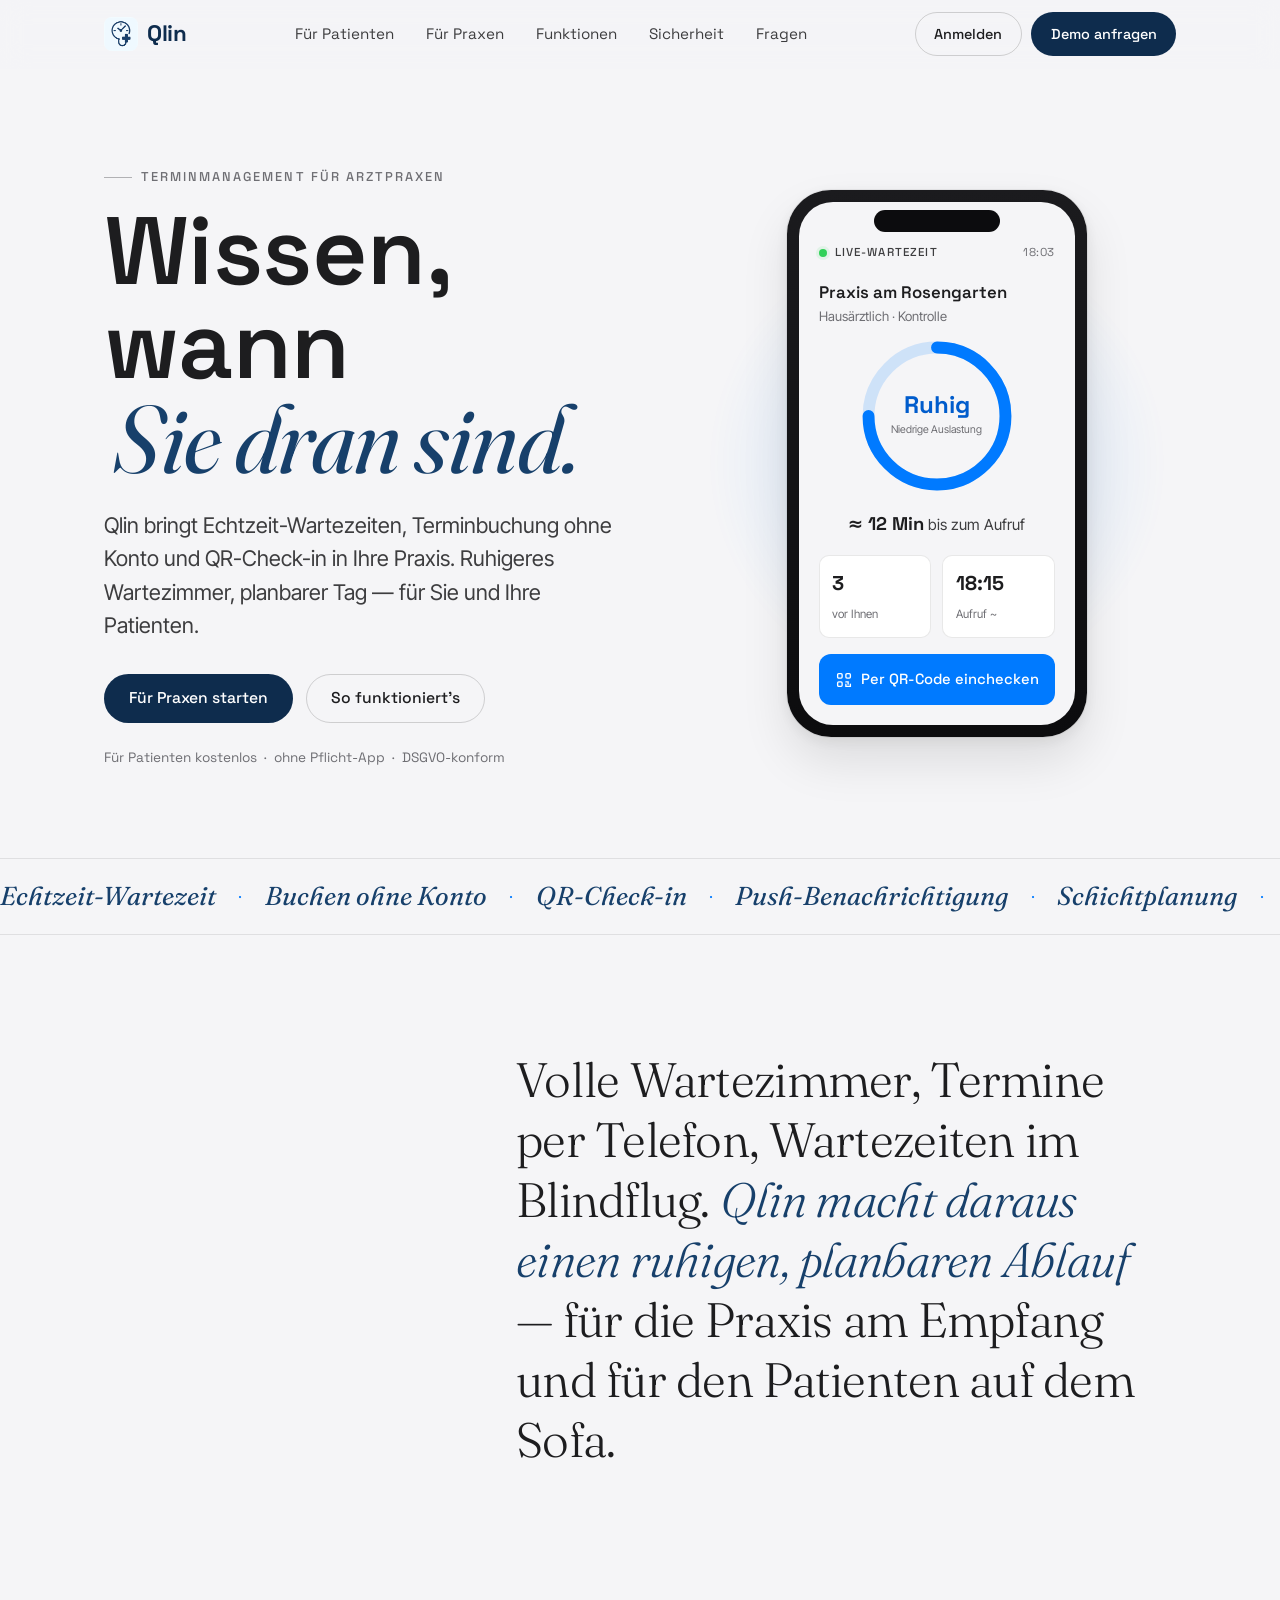
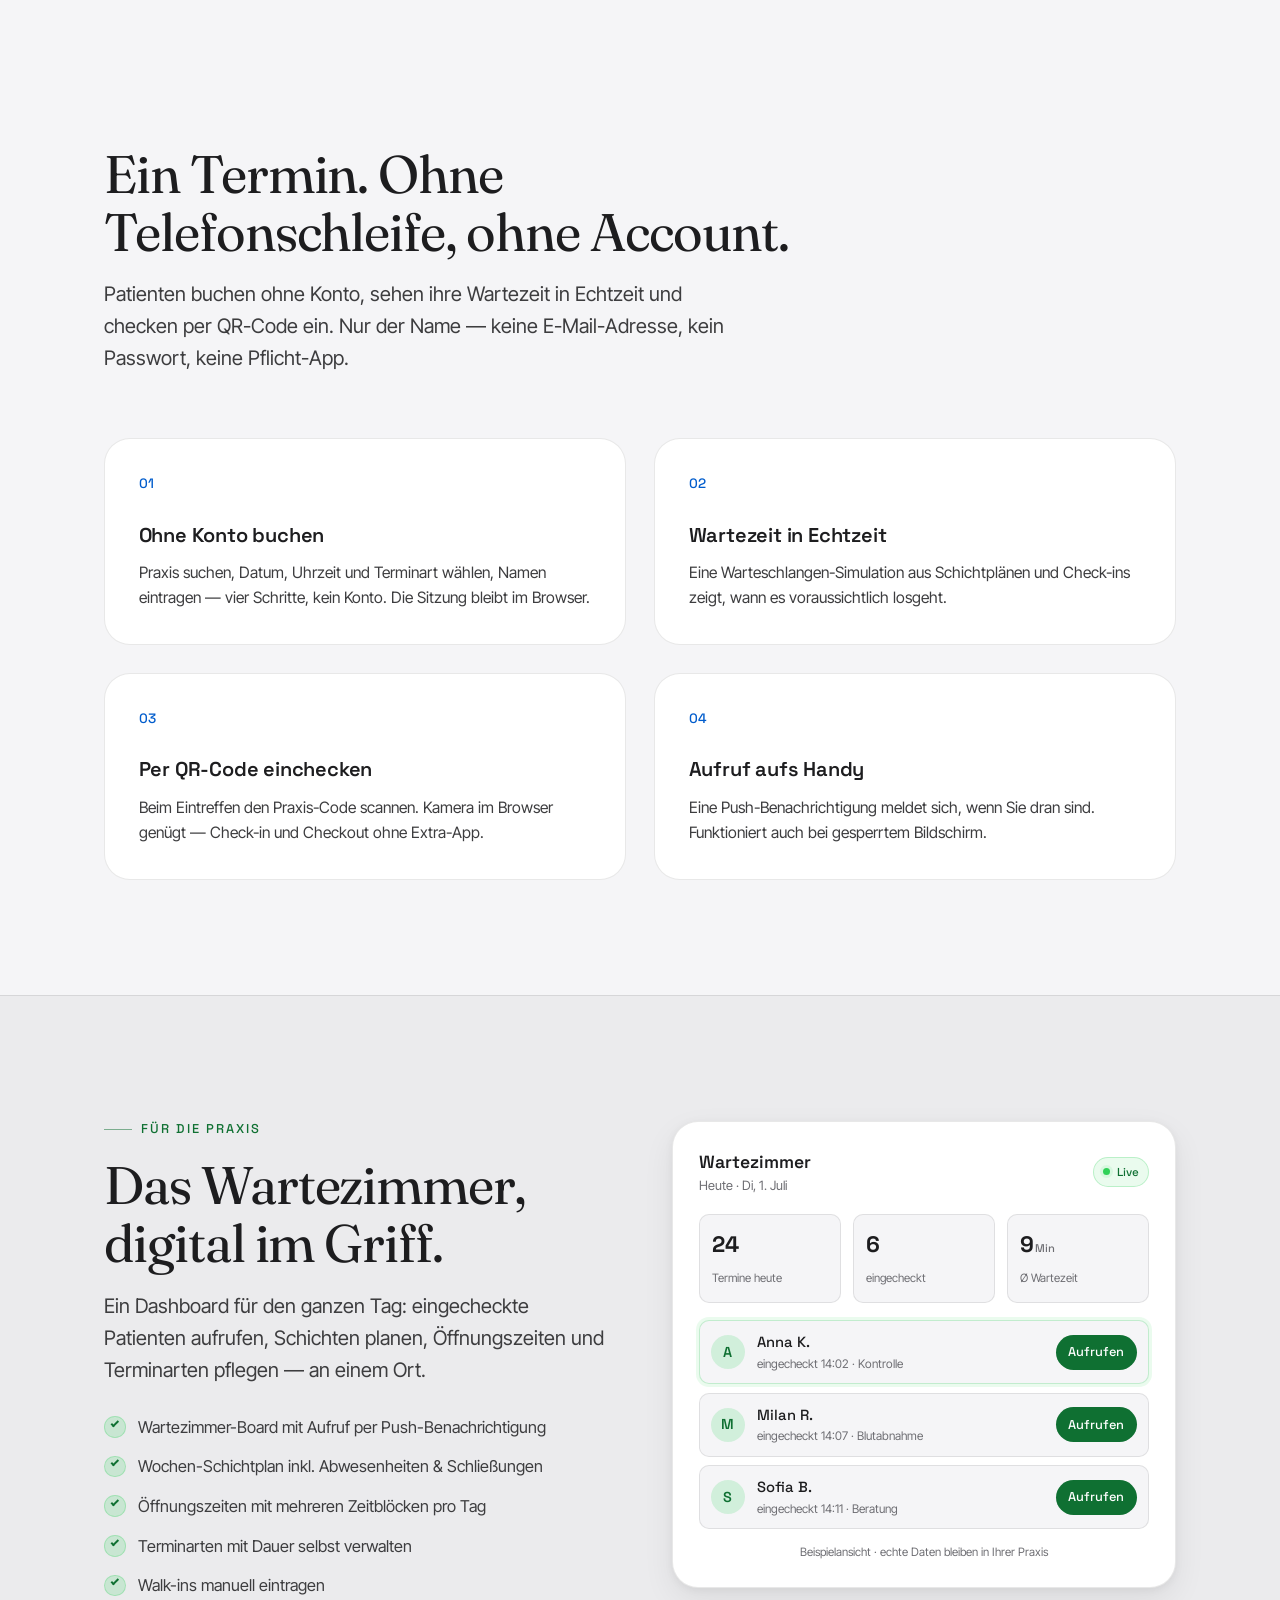
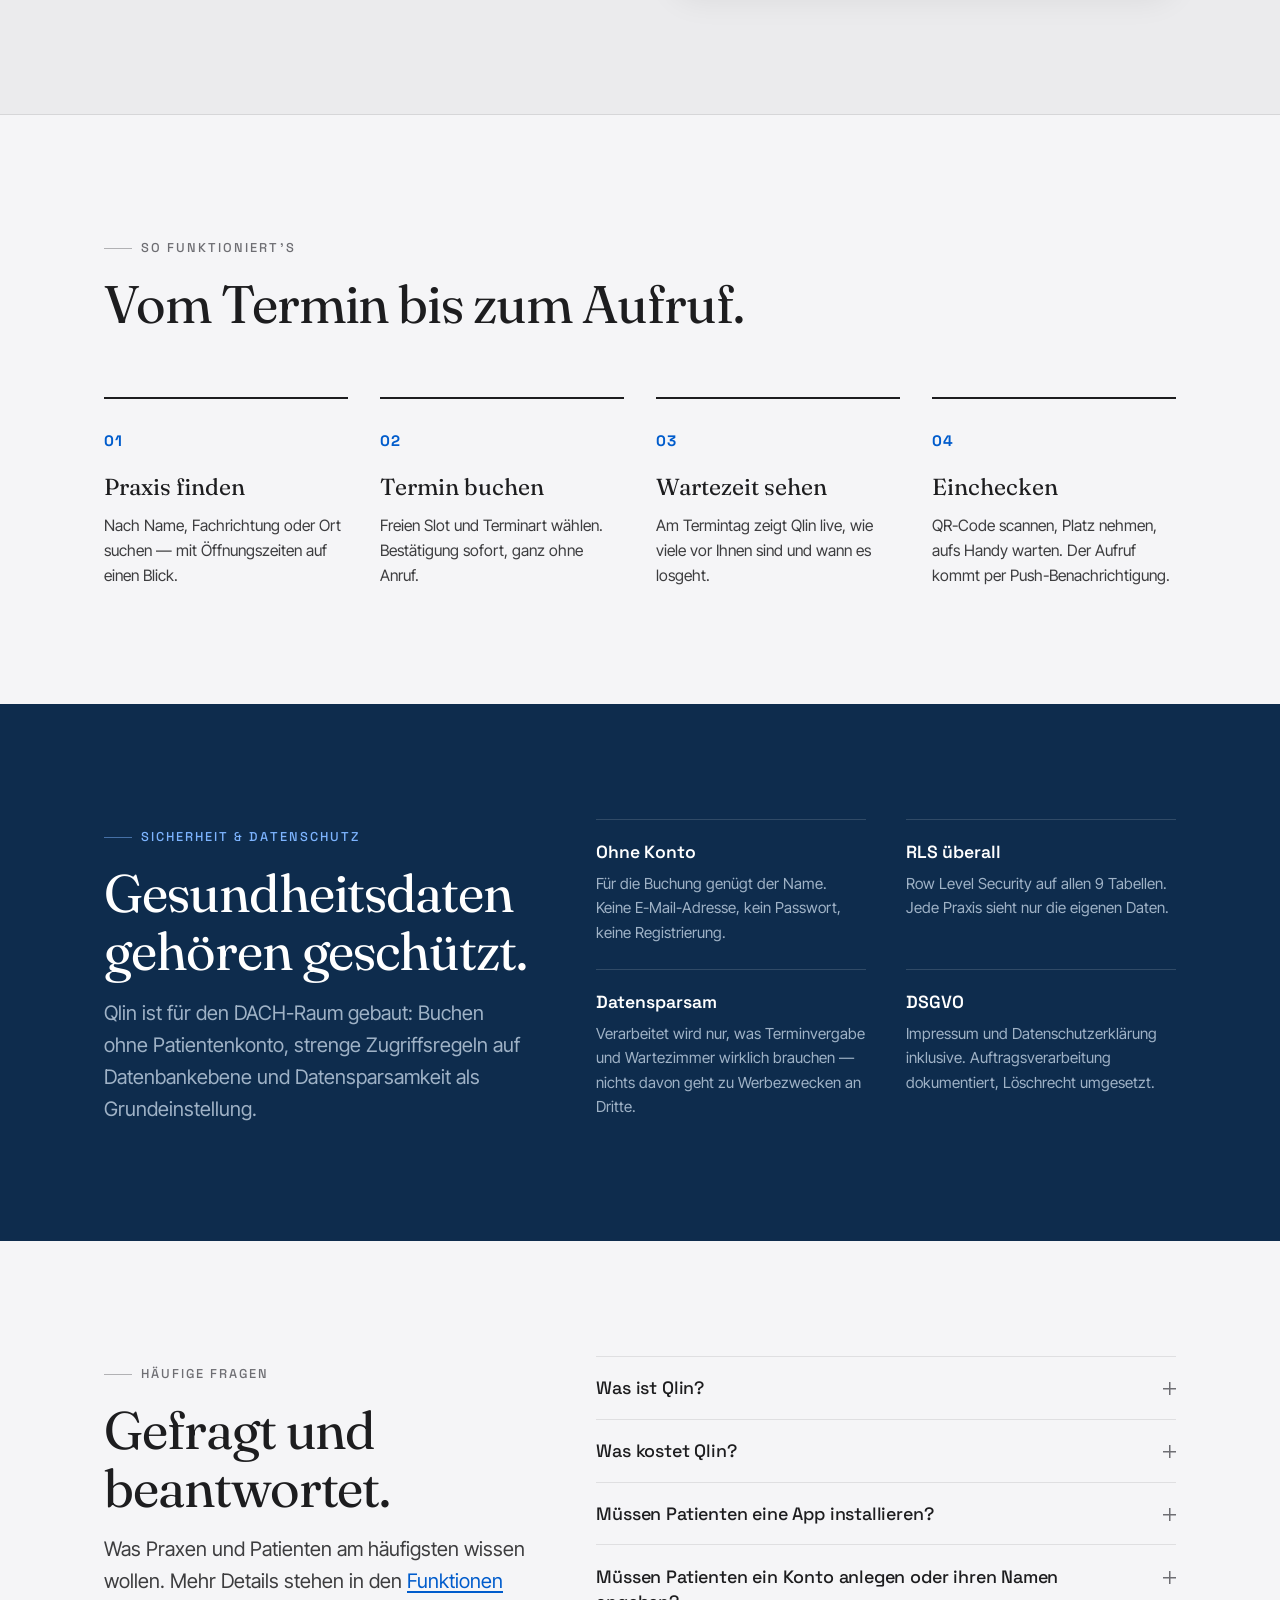
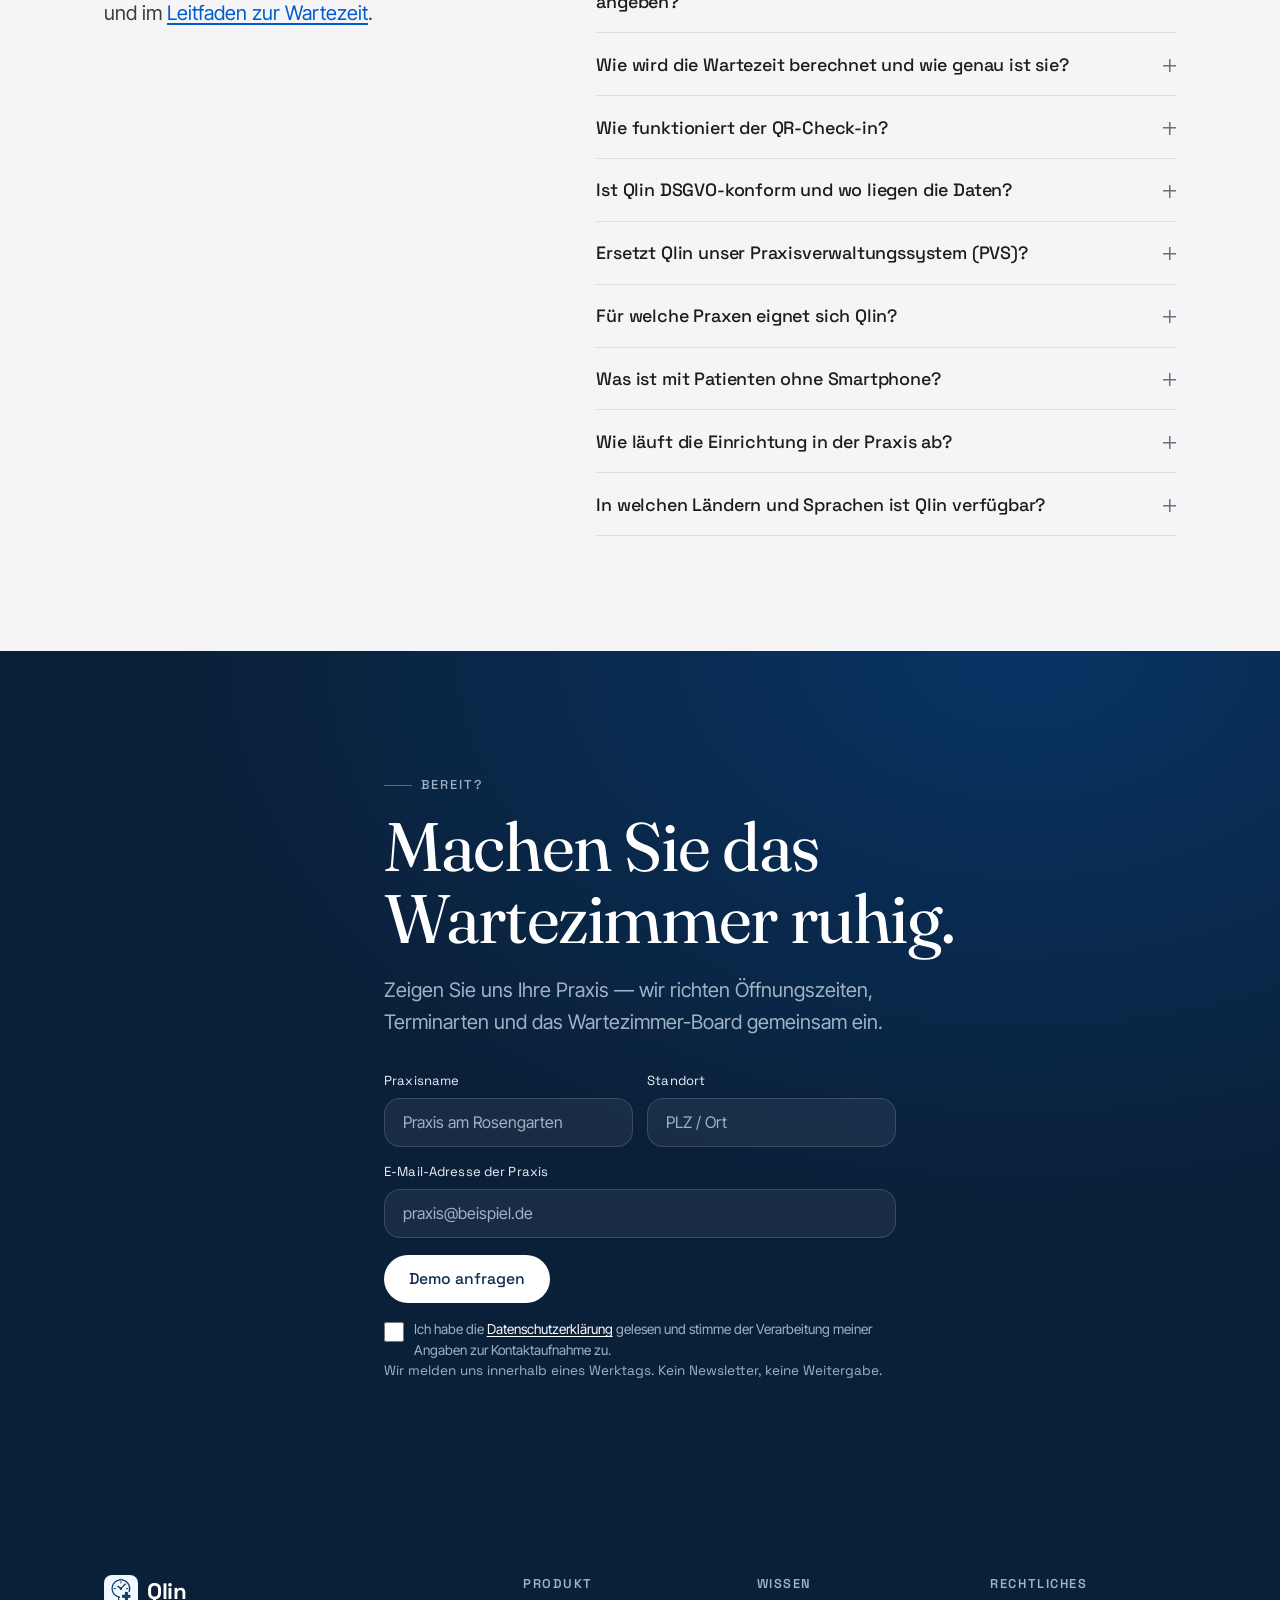
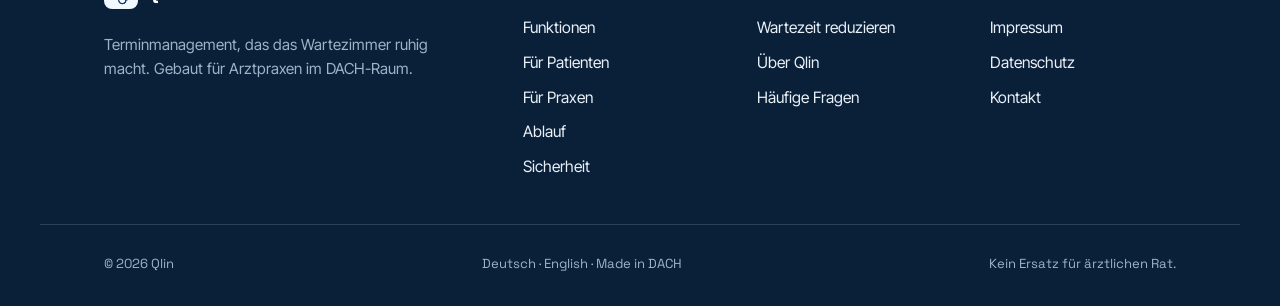
<file: index.html>
<!DOCTYPE html>
<html lang="de" class="theme-patient">
<head>
  <meta charset="UTF-8" />
  <meta name="viewport" content="width=device-width, initial-scale=1.0" />
  <title>Qlin — Wissen, wann Sie dran sind. Terminmanagement für Arztpraxen</title>
  <meta name="description" content="Qlin bringt Echtzeit-Wartezeiten, Terminbuchung ohne Konto und QR-Check-in in Ihre Praxis. Ruhigeres Wartezimmer, planbarer Tag — DSGVO-konform." />
  <meta name="robots" content="index, follow, max-snippet:-1, max-image-preview:large" />
  <meta name="theme-color" content="#0e2c4d" />
  <link rel="canonical" href="https://qlin.info/" />

  <!-- Open Graph -->
  <meta property="og:type" content="website" />
  <meta property="og:url" content="https://qlin.info/" />
  <meta property="og:title" content="Qlin — Wissen, wann Sie dran sind." />
  <meta property="og:description" content="Echtzeit-Wartezeiten, Terminbuchung ohne Konto und QR-Check-in für Arztpraxen. Ohne Installationszwang, DSGVO-konform." />
  <meta property="og:image" content="https://qlin.info/assets/og-image.png" />
  <meta property="og:image:width" content="1200" />
  <meta property="og:image:height" content="630" />
  <meta name="twitter:card" content="summary_large_image" />

  <link rel="icon" type="image/png" href="assets/qlin-logo.png" />

  <!-- Fonts are self-hosted (no request to Google) — see assets/fonts/fonts.css -->
  <link rel="preload" href="assets/fonts/6NU58FyLNQOQZAnv9ZwNjucMHVn85Ni7emAe9lKqZTnbB-gzTK0K1ChjeveQ.woff2" as="font" type="font/woff2" crossorigin />
  <link rel="preload" href="assets/fonts/V8mDoQDjQSkFtoMM3T6r8E7mPbF4Cw.woff2" as="font" type="font/woff2" crossorigin />
  <link rel="preload" href="assets/fonts/NGSwv5HMAFg6IuGlBNMjxLsH8ag.woff2" as="font" type="font/woff2" crossorigin />
  <link rel="stylesheet" href="assets/fonts/fonts.css" />
  <link rel="stylesheet" href="styles.css" />

  <!-- Strukturierte Daten: ein Entity-Graph über alle Seiten hinweg (stabile @id-Anker). -->
  <script type="application/ld+json">
  {
    "@context": "https://schema.org",
    "@graph": [
      {
        "@type": "Organization",
        "@id": "https://qlin.info/#organization",
        "name": "Qlin",
        "legalName": "Maximilian Kurth (Einzelunternehmen)",
        "alternateName": "Qlin – Terminmanagement für Arztpraxen",
        "description": "Qlin entwickelt eine Web-Software für Arztpraxen im DACH-Raum, die Terminbuchung ohne Patientenkonto, Echtzeit-Wartezeit und QR-Check-in verbindet.",
        "url": "https://qlin.info/",
        "email": "contact@qlin.info",
        "logo": {
          "@type": "ImageObject",
          "url": "https://qlin.info/assets/qlin-logo.png",
          "width": 128,
          "height": 128
        },
        "image": "https://qlin.info/assets/og-image.png",
        "founder": {
          "@type": "Person",
          "@id": "https://qlin.info/#founder",
          "name": "Maximilian Kurth"
        },
        "address": {
          "@type": "PostalAddress",
          "streetAddress": "c/o POSTFLEX PFX-960-770, Emsdettener Straße 10",
          "postalCode": "48268",
          "addressLocality": "Greven",
          "addressRegion": "Nordrhein-Westfalen",
          "addressCountry": "DE"
        },
        "areaServed": [
          { "@type": "Country", "name": "Deutschland" },
          { "@type": "Country", "name": "Österreich" },
          { "@type": "Country", "name": "Schweiz" }
        ],
        "knowsAbout": [
          "Terminmanagement für Arztpraxen",
          "Wartezeitmanagement im Wartezimmer",
          "Online-Terminbuchung ohne Patientenkonto",
          "QR-Check-in in der Arztpraxis",
          "DSGVO-konforme Praxissoftware"
        ],
        "contactPoint": {
          "@type": "ContactPoint",
          "contactType": "Vertrieb und Presse",
          "email": "contact@qlin.info",
          "availableLanguage": ["de", "en"]
        }
      },
      {
        "@type": "WebSite",
        "@id": "https://qlin.info/#website",
        "url": "https://qlin.info/",
        "name": "Qlin",
        "description": "Terminmanagement mit Echtzeit-Wartezeit, Buchung ohne Patientenkonto und QR-Check-in für Arztpraxen im DACH-Raum.",
        "inLanguage": "de-DE",
        "publisher": { "@id": "https://qlin.info/#organization" }
      },
      {
        "@type": "SoftwareApplication",
        "@id": "https://qlin.info/#software",
        "name": "Qlin",
        "url": "https://qlin.info/",
        "applicationCategory": "HealthApplication",
        "applicationSubCategory": "Terminmanagement und Wartezeitanzeige für Arztpraxen",
        "operatingSystem": "Web — läuft in jedem aktuellen Browser (Android, iOS, Windows, macOS)",
        "browserRequirements": "Aktueller Browser mit JavaScript. Kamerazugriff nur für den QR-Check-in, Push-Benachrichtigungen nur für den Aufruf.",
        "description": "Qlin verbindet Terminbuchung ohne Patientenkonto, eine Echtzeit-Anzeige der voraussichtlichen Wartezeit und QR-Check-in im Wartezimmer. Für Patienten kostenlos und ohne Installationszwang im Browser nutzbar; Praxen steuern Wartezimmer-Board, Schichtplan, Öffnungszeiten und Terminarten in einem Dashboard.",
        "inLanguage": ["de", "en"],
        "countriesSupported": ["DE", "AT", "CH"],
        "featureList": [
          "Terminbuchung ohne Patientenkonto — nur mit Namen, ohne E-Mail-Adresse und ohne Passwort",
          "Echtzeit-Wartezeit aus Schichtplan, Terminartendauer und Check-ins",
          "QR-Check-in über die Browser-Kamera, ohne zusätzliche App",
          "Aufruf per Push-Benachrichtigung, auch bei gesperrtem Bildschirm",
          "Wartezimmer-Board mit Patientenaufruf für die Praxis",
          "Wochen-Schichtplan inklusive Abwesenheiten und Praxisschließungen",
          "Öffnungszeiten mit mehreren Zeitblöcken pro Tag",
          "Terminarten mit eigener Dauer selbst verwalten",
          "Walk-ins manuell in die Warteschlange eintragen",
          "Row Level Security auf allen neun Datenbanktabellen",
          "Datensparsam: verarbeitet wird nur, was Terminvergabe und Wartezimmer brauchen",
          "Bedienoberfläche auf Deutsch und Englisch"
        ],
        "audience": {
          "@type": "Audience",
          "audienceType": "Arztpraxen im DACH-Raum und deren Patienten"
        },
        "provider": { "@id": "https://qlin.info/#organization" },
        "author": { "@id": "https://qlin.info/#organization" },
        "softwareHelp": { "@id": "https://qlin.info/funktionen#webpage" }
      },
      {
        "@type": "WebPage",
        "@id": "https://qlin.info/#webpage",
        "url": "https://qlin.info/",
        "name": "Qlin — Wissen, wann Sie dran sind. Terminmanagement für Arztpraxen",
        "description": "Qlin bringt Echtzeit-Wartezeiten, Terminbuchung ohne Konto und QR-Check-in in Ihre Praxis. Ruhigeres Wartezimmer, planbarer Tag — DSGVO-konform.",
        "inLanguage": "de-DE",
        "isPartOf": { "@id": "https://qlin.info/#website" },
        "about": { "@id": "https://qlin.info/#software" },
        "mainEntity": { "@id": "https://qlin.info/#software" },
        "publisher": { "@id": "https://qlin.info/#organization" },
        "primaryImageOfPage": { "@type": "ImageObject", "url": "https://qlin.info/assets/og-image.png" },
        "dateModified": "2026-09-10"
      },
      {
        "@type": "HowTo",
        "@id": "https://qlin.info/#howto",
        "name": "Mit Qlin einen Arzttermin buchen, die Wartezeit sehen und einchecken",
        "description": "In vier Schritten vom Termin bis zum Aufruf — ohne Anruf, ohne Konto und ohne Pflicht-App.",
        "inLanguage": "de-DE",
        "step": [
          {
            "@type": "HowToStep",
            "position": 1,
            "name": "Praxis finden",
            "text": "Nach Name, Fachrichtung oder Ort suchen — die Öffnungszeiten stehen dabei direkt am Suchergebnis.",
            "url": "https://qlin.info/#ablauf"
          },
          {
            "@type": "HowToStep",
            "position": 2,
            "name": "Termin buchen",
            "text": "Freien Slot und Terminart wählen. Die Bestätigung kommt sofort, ganz ohne Anruf und ohne Konto.",
            "url": "https://qlin.info/#ablauf"
          },
          {
            "@type": "HowToStep",
            "position": 3,
            "name": "Wartezeit sehen",
            "text": "Am Termintag zeigt Qlin live, wie viele Patienten vor Ihnen sind und wann Sie voraussichtlich aufgerufen werden.",
            "url": "https://qlin.info/#ablauf"
          },
          {
            "@type": "HowToStep",
            "position": 4,
            "name": "Einchecken",
            "text": "In der Praxis den QR-Code scannen, Platz nehmen und auf die Push-Benachrichtigung warten — der Aufruf kommt aufs Handy.",
            "url": "https://qlin.info/#ablauf"
          }
        ]
      },
      {
        "@type": "FAQPage",
        "@id": "https://qlin.info/#faq",
        "inLanguage": "de-DE",
        "isPartOf": { "@id": "https://qlin.info/#webpage" },
        "mainEntity": [
          {
            "@type": "Question",
            "name": "Was ist Qlin?",
            "acceptedAnswer": {
              "@type": "Answer",
              "text": "Qlin ist eine Web-Software für Arztpraxen im deutschsprachigen Raum. Patienten buchen damit ohne Konto einen Termin, sehen am Termintag ihre voraussichtliche Wartezeit in Echtzeit und checken beim Eintreffen per QR-Code ein. Die Praxis steuert parallel Wartezimmer-Board, Schichtplan, Öffnungszeiten und Terminarten in einem Dashboard."
            }
          },
          {
            "@type": "Question",
            "name": "Was kostet Qlin?",
            "acceptedAnswer": {
              "@type": "Answer",
              "text": "Für Patienten ist Qlin kostenlos — es fallen weder Gebühren noch In-App-Käufe an. Für Praxen stehen die Konditionen noch nicht öffentlich fest: Qlin steht vor dem Start und legt die Preise gemeinsam mit den ersten Pilotpraxen fest. Ein Angebot gibt es auf Anfrage über das Demo-Formular."
            }
          },
          {
            "@type": "Question",
            "name": "Müssen Patienten eine App installieren?",
            "acceptedAnswer": {
              "@type": "Answer",
              "text": "Nein, nötig ist das nicht: Qlin läuft vollständig im Browser des Patienten. Wer möchte, kann die Seite als Web-App auf dem Startbildschirm ablegen. Eine eigene App für App Store und Google Play ist zusätzlich geplant, sie bleibt aber freiwillig — der Browserweg funktioniert weiterhin."
            }
          },
          {
            "@type": "Question",
            "name": "Müssen Patienten ein Konto anlegen oder ihren Namen angeben?",
            "acceptedAnswer": {
              "@type": "Answer",
              "text": "Ein Konto ist nicht nötig — es gibt keine Registrierung, keine E-Mail-Adresse und kein Passwort. Den Namen geben Patienten bei der Buchung an, damit die Praxis den Termin zuordnen und den richtigen Patienten aufrufen kann. Mehr wird nicht abgefragt, und die Sitzung bleibt im Browser des Patienten."
            }
          },
          {
            "@type": "Question",
            "name": "Wie wird die Wartezeit berechnet und wie genau ist sie?",
            "acceptedAnswer": {
              "@type": "Answer",
              "text": "Qlin berechnet die Wartezeit mit einer Warteschlangen-Simulation aus drei Größen: dem hinterlegten Schichtplan, der Dauer der jeweiligen Terminart und den tatsächlichen Check-ins des Tages. Die Anzeige aktualisiert sich laufend und verschiebt sich mit, wenn die Praxis in Verzug gerät. Sie bleibt eine Schätzung — wie genau sie ist, hängt davon ab, wie realistisch die Praxis Terminarten und Schichten pflegt."
            }
          },
          {
            "@type": "Question",
            "name": "Wie funktioniert der QR-Check-in?",
            "acceptedAnswer": {
              "@type": "Answer",
              "text": "In der Praxis hängt ein QR-Code aus. Der Patient scannt ihn beim Eintreffen mit der Kamera im Browser und ist damit eingecheckt — eine gesonderte Scanner-App braucht es nicht. Der Check-in erscheint sofort auf dem Wartezimmer-Board der Praxis, der Checkout schließt den Besuch ab."
            }
          },
          {
            "@type": "Question",
            "name": "Ist Qlin DSGVO-konform und wo liegen die Daten?",
            "acceptedAnswer": {
              "@type": "Answer",
              "text": "Qlin ist für den DACH-Raum gebaut und entsprechend aufgesetzt: Patienten buchen ohne Konto und geben dabei außer ihrem Namen nichts an, die Daten liegen in einem EU-Rechenzentrum in Frankfurt am Main, und jede Praxis ist per Row Level Security auf allen neun Datenbanktabellen von allen anderen getrennt. Verarbeitet wird nur, was Terminvergabe und Wartezimmer brauchen. Impressum, Datenschutzerklärung, dokumentierte Auftragsverarbeitung und umgesetztes Löschrecht gehören dazu."
            }
          },
          {
            "@type": "Question",
            "name": "Ersetzt Qlin unser Praxisverwaltungssystem (PVS)?",
            "acceptedAnswer": {
              "@type": "Answer",
              "text": "Nein. Qlin führt keine Patientenakte, keine Abrechnung und keine Diagnosen, sondern läuft eigenständig neben der vorhandenen Praxissoftware. Es deckt den Weg vom Termin bis zum Aufruf ab: Buchung, Wartezeit, Check-in und Wartezimmer."
            }
          },
          {
            "@type": "Question",
            "name": "Für welche Praxen eignet sich Qlin?",
            "acceptedAnswer": {
              "@type": "Answer",
              "text": "Qlin ist für ambulante Praxen im DACH-Raum gebaut, in denen Patienten im Wartezimmer warten — Hausarzt-, Facharzt- und Gemeinschaftspraxen ebenso wie medizinische Versorgungszentren. Der Nutzen ist dort am größten, wo gebuchte Termine und Walk-ins gemischt auftreten und die Wartezeiten schwanken."
            }
          },
          {
            "@type": "Question",
            "name": "Was ist mit Patienten ohne Smartphone?",
            "acceptedAnswer": {
              "@type": "Answer",
              "text": "Für sie ändert sich nichts: Sie melden sich wie gewohnt am Empfang, und die Praxis trägt sie von Hand in die Warteschlange ein. Sie erscheinen auf demselben Wartezimmer-Board wie alle anderen und werden bei der Wartezeit mitgerechnet."
            }
          },
          {
            "@type": "Question",
            "name": "Wie läuft die Einrichtung in der Praxis ab?",
            "acceptedAnswer": {
              "@type": "Answer",
              "text": "Nach der Demo-Anfrage werden gemeinsam die Öffnungszeiten, die Terminarten mit ihrer jeweiligen Dauer und der Wochen-Schichtplan hinterlegt. Danach ist die Praxis buchbar und der QR-Code kann im Wartezimmer aushängen. Es ist keine Installation, keine eigene Server-Hardware und keine VPN-Einrichtung nötig — ein Rechner oder Tablet mit Browser genügt."
            }
          },
          {
            "@type": "Question",
            "name": "In welchen Ländern und Sprachen ist Qlin verfügbar?",
            "acceptedAnswer": {
              "@type": "Answer",
              "text": "Qlin richtet sich an Praxen in Deutschland, Österreich und der Schweiz. Die Anwendung gibt es auf Deutsch und Englisch. Aktuell steht Qlin vor dem Start und nimmt Pilotpraxen auf."
            }
          }
        ]
      }
    ]
  }
  </script>
</head>
<body>
  <a class="skip-link" href="#main">Zum Inhalt springen</a>

  <!-- ============ HEADER ============ -->
  <header class="site-header" data-header>
    <div class="shell header-inner">
      <a class="brand" href="#top" aria-label="Qlin — Startseite">
        <img class="logo-mark" src="assets/qlin-logo.png" alt="" aria-hidden="true" width="34" height="34" />
        <span class="brand-word">Qlin</span>
      </a>

      <nav class="nav-desktop" aria-label="Hauptnavigation">
        <a href="#patienten">Für Patienten</a>
        <a href="#praxis">Für Praxen</a>
        <a href="funktionen.html">Funktionen</a>
        <a href="#sicherheit">Sicherheit</a>
        <a href="#faq">Fragen</a>
      </nav>

      <div class="header-actions">
        <a class="btn btn-ghost btn-sm hide-mobile" href="#praxis">Anmelden</a>
        <a class="btn btn-solid btn-sm" href="#kontakt">Demo anfragen</a>
        <button class="menu-toggle" data-menu-toggle aria-expanded="false" aria-controls="mobile-menu" aria-label="Menü öffnen">
          <span></span><span></span>
        </button>
      </div>
    </div>

    <div class="mobile-menu" id="mobile-menu" data-mobile-menu hidden>
      <nav aria-label="Mobile Navigation">
        <a href="#patienten">Für Patienten</a>
        <a href="#praxis">Für Praxen</a>
        <a href="funktionen.html">Funktionen</a>
        <a href="#ablauf">Ablauf</a>
        <a href="#sicherheit">Sicherheit</a>
        <a href="#faq">Häufige Fragen</a>
        <a class="mobile-cta" href="#kontakt">Demo anfragen</a>
      </nav>
    </div>
  </header>

  <main id="main">
    <span id="top"></span>

    <!-- ============ HERO ============ -->
    <section class="hero shell" aria-labelledby="hero-title">
      <div class="hero-copy">
        <p class="eyebrow reveal">Terminmanagement für Arztpraxen</p>
        <h1 class="hero-title reveal" id="hero-title">
          <span class="line-grotesk">Wissen, wann</span>
          <span class="line-serif">Sie dran sind.</span>
        </h1>
        <p class="hero-sub reveal">
          Qlin bringt Echtzeit-Wartezeiten, Terminbuchung ohne Konto und QR-Check-in in Ihre Praxis. Ruhigeres Wartezimmer, planbarer Tag — für Sie und Ihre Patienten.
        </p>
        <div class="hero-actions reveal">
          <a class="btn btn-solid" href="#kontakt">Für Praxen starten</a>
          <a class="btn btn-ghost" href="#ablauf">So funktioniert&#39;s</a>
        </div>
        <p class="hero-note reveal">Für Patienten kostenlos&ensp;·&ensp;ohne Pflicht-App&ensp;·&ensp;DSGVO-konform</p>
      </div>

      <!-- Signature: the real Live-Wartezeit panel, rebuilt -->
      <div class="hero-visual reveal" aria-hidden="false">
        <div class="glow" aria-hidden="true"></div>
        <div class="phone" data-phone role="group" aria-label="Interaktive Demo der Qlin-Patienten-App: Live-Wartezeit. Mit dem Button „Per QR-Code einchecken“ starten Sie die Vorschau.">
          <div class="phone-notch" aria-hidden="true"></div>
          <div class="phone-screen">
            <div class="app-top">
              <span class="app-dot" data-app-dot aria-hidden="true"></span>
              <span class="app-live">Live-Wartezeit</span>
              <span class="app-time" data-app-time>14:26</span>
            </div>

            <p class="app-practice">Praxis am Rosengarten</p>
            <p class="app-appt">Hausärztlich · Kontrolle</p>

            <div class="gauge">
              <svg viewBox="0 0 120 120" class="gauge-svg" aria-hidden="true">
                <circle class="gauge-track" cx="60" cy="60" r="52" />
                <circle class="gauge-fill" cx="60" cy="60" r="52" />
              </svg>
              <div class="gauge-center">
                <span class="gauge-label" data-gauge-label>Ruhig</span>
                <span class="gauge-hint" data-gauge-hint>Niedrige Auslastung</span>
              </div>
            </div>

            <p class="app-eta" data-eta><strong>≈ 12 Min</strong> bis zum Aufruf</p>

            <div class="app-stats">
              <div class="app-stat">
                <span class="app-stat-num" data-ahead>3</span>
                <span class="app-stat-lab">vor Ihnen</span>
              </div>
              <div class="app-stat">
                <span class="app-stat-num" data-app-call>14:38</span>
                <span class="app-stat-lab">Aufruf ~</span>
              </div>
            </div>

            <div class="app-call" data-call-banner hidden>
              <strong>Sie sind dran!</strong>
              <span>Bitte kommen Sie zu Raum 2.</span>
            </div>

            <button class="app-btn" type="button" data-checkin-btn>
              <svg viewBox="0 0 24 24" fill="none" aria-hidden="true" width="18" height="18">
                <rect x="3.5" y="3.5" width="6" height="6" rx="1.4" stroke="currentColor" stroke-width="1.8"/>
                <rect x="14.5" y="3.5" width="6" height="6" rx="1.4" stroke="currentColor" stroke-width="1.8"/>
                <rect x="3.5" y="14.5" width="6" height="6" rx="1.4" stroke="currentColor" stroke-width="1.8"/>
                <path d="M14.5 14.5h3v3m3 0v3h-6v-3" stroke="currentColor" stroke-width="1.8" stroke-linecap="round"/>
              </svg>
              <span data-checkin-label>Per QR-Code einchecken</span>
            </button>

            <p class="visually-hidden" data-phone-status aria-live="polite"></p>
          </div>
        </div>
      </div>
    </section>

    <!-- ============ TICKER ============ -->
    <div class="ticker" aria-hidden="true">
      <div class="ticker-track">
        <span>Echtzeit-Wartezeit</span><i>·</i><span>Buchen ohne Konto</span><i>·</i><span>QR-Check-in</span><i>·</i><span>Push-Benachrichtigung</span><i>·</i><span>Schichtplanung</span><i>·</i><span>Öffnungszeiten</span><i>·</i><span>Wartezimmer-Board</span><i>·</i><span>DE / EN</span><i>·</i>
        <span>Echtzeit-Wartezeit</span><i>·</i><span>Buchen ohne Konto</span><i>·</i><span>QR-Check-in</span><i>·</i><span>Push-Benachrichtigung</span><i>·</i><span>Schichtplanung</span><i>·</i><span>Öffnungszeiten</span><i>·</i><span>Wartezimmer-Board</span><i>·</i><span>DE / EN</span><i>·</i>
      </div>
    </div>

    <!-- ============ STATEMENT ============ -->
    <section class="statement shell">
      <p class="statement-text reveal">
        Volle Wartezimmer, Termine per Telefon, Wartezeiten im Blindflug.
        <em>Qlin macht daraus einen ruhigen, planbaren Ablauf</em> — für die Praxis
        am Empfang und für den Patienten auf dem Sofa.
      </p>
    </section>

    <!-- ============ FÜR PATIENTEN (blau) ============ -->
    <section class="section band-patient shell" id="patienten" aria-labelledby="pat-h">
      <div class="section-head">
        <p class="eyebrow eyebrow-blue reveal">Für Patienten</p>
        <h2 class="section-title reveal" id="pat-h">Ein Termin. Ohne Telefonschleife, ohne Account.</h2>
        <p class="section-lead reveal">
          Patienten buchen ohne Konto, sehen ihre Wartezeit in Echtzeit und checken per
          QR-Code ein. Nur der Name — keine E-Mail-Adresse, kein Passwort, keine Pflicht-App.
        </p>
      </div>

      <div class="feature-grid">
        <article class="feature reveal">
          <div class="feature-num">01</div>
          <h3>Ohne Konto buchen</h3>
          <p>Praxis suchen, Datum, Uhrzeit und Terminart wählen, Namen eintragen — vier Schritte, kein Konto. Die Sitzung bleibt im Browser.</p>
        </article>
        <article class="feature reveal">
          <div class="feature-num">02</div>
          <h3>Wartezeit in Echtzeit</h3>
          <p>Eine Warteschlangen-Simulation aus Schichtplänen und Check-ins zeigt, wann es voraussichtlich losgeht.</p>
        </article>
        <article class="feature reveal">
          <div class="feature-num">03</div>
          <h3>Per QR-Code einchecken</h3>
          <p>Beim Eintreffen den Praxis-Code scannen. Kamera im Browser genügt — Check-in und Checkout ohne Extra-App.</p>
        </article>
        <article class="feature reveal">
          <div class="feature-num">04</div>
          <h3>Aufruf aufs Handy</h3>
          <p>Eine Push-Benachrichtigung meldet sich, wenn Sie dran sind. Funktioniert auch bei gesperrtem Bildschirm.</p>
        </article>
      </div>
    </section>

    <!-- ============ FÜR DIE PRAXIS (grün) ============ -->
    <section class="section band-doctor theme-doctor" id="praxis" aria-labelledby="prax-h">
      <div class="shell praxis-inner">
        <div class="praxis-copy">
          <p class="eyebrow eyebrow-green reveal">Für die Praxis</p>
          <h2 class="section-title reveal" id="prax-h">Das Wartezimmer, digital im Griff.</h2>
          <p class="section-lead reveal">
            Ein Dashboard für den ganzen Tag: eingecheckte Patienten aufrufen,
            Schichten planen, Öffnungszeiten und Terminarten pflegen — an einem Ort.
          </p>
          <ul class="check-list reveal">
            <li>Wartezimmer-Board mit Aufruf per Push-Benachrichtigung</li>
            <li>Wochen-Schichtplan inkl. Abwesenheiten &amp; Schließungen</li>
            <li>Öffnungszeiten mit mehreren Zeitblöcken pro Tag</li>
            <li>Terminarten mit Dauer selbst verwalten</li>
            <li>Walk-ins manuell eintragen</li>
          </ul>
        </div>

        <!-- Practice dashboard mock -->
        <div class="dash reveal" data-dash role="group" aria-label="Interaktive Demo des Qlin-Praxis-Dashboards. Rufen Sie Patienten mit dem Button „Aufrufen“ auf.">
          <div class="dash-top">
            <div>
              <p class="dash-title">Wartezimmer</p>
              <p class="dash-sub">Heute · Di, 1. Juli</p>
            </div>
            <span class="dash-badge">Live</span>
          </div>
          <div class="dash-tiles">
            <div class="dash-tile"><span class="dash-tile-num">24</span><span class="dash-tile-lab">Termine heute</span></div>
            <div class="dash-tile"><span class="dash-tile-num" data-checked-in>6</span><span class="dash-tile-lab">eingecheckt</span></div>
            <div class="dash-tile"><span class="dash-tile-num">9<small>Min</small></span><span class="dash-tile-lab">Ø Wartezeit</span></div>
          </div>
          <ul class="dash-queue">
            <li data-q-item>
              <span class="q-avatar" aria-hidden="true">A</span>
              <span class="q-body"><span class="q-name">Anna K.</span><span class="q-meta" data-q-meta>eingecheckt 14:02 · Kontrolle</span></span>
              <button class="q-call" type="button" data-q-call aria-label="Anna K. aufrufen">Aufrufen</button>
            </li>
            <li data-q-item>
              <span class="q-avatar" aria-hidden="true">M</span>
              <span class="q-body"><span class="q-name">Milan R.</span><span class="q-meta" data-q-meta>eingecheckt 14:07 · Blutabnahme</span></span>
              <button class="q-call" type="button" data-q-call aria-label="Milan R. aufrufen">Aufrufen</button>
            </li>
            <li data-q-item>
              <span class="q-avatar" aria-hidden="true">S</span>
              <span class="q-body"><span class="q-name">Sofia B.</span><span class="q-meta" data-q-meta>eingecheckt 14:11 · Beratung</span></span>
              <button class="q-call" type="button" data-q-call aria-label="Sofia B. aufrufen">Aufrufen</button>
            </li>
          </ul>
          <div class="dash-foot">
            <span data-dash-note>Beispielansicht · echte Daten bleiben in Ihrer Praxis</span>
            <button class="dash-reset" type="button" data-dash-reset hidden>Zurücksetzen</button>
          </div>
          <p class="visually-hidden" data-dash-status aria-live="polite"></p>
        </div>
      </div>
    </section>

    <!-- ============ ABLAUF ============ -->
    <section class="section shell" id="ablauf" aria-labelledby="ablauf-h">
      <div class="section-head">
        <p class="eyebrow reveal">So funktioniert&#39;s</p>
        <h2 class="section-title reveal" id="ablauf-h">Vom Termin bis zum Aufruf.</h2>
      </div>
      <ol class="steps">
        <li class="step reveal">
          <span class="step-n">01</span>
          <h3>Praxis finden</h3>
          <p>Nach Name, Fachrichtung oder Ort suchen — mit Öffnungszeiten auf einen Blick.</p>
        </li>
        <li class="step reveal">
          <span class="step-n">02</span>
          <h3>Termin buchen</h3>
          <p>Freien Slot und Terminart wählen. Bestätigung sofort, ganz ohne Anruf.</p>
        </li>
        <li class="step reveal">
          <span class="step-n">03</span>
          <h3>Wartezeit sehen</h3>
          <p>Am Termintag zeigt Qlin live, wie viele vor Ihnen sind und wann es losgeht.</p>
        </li>
        <li class="step reveal">
          <span class="step-n">04</span>
          <h3>Einchecken</h3>
          <p>QR-Code scannen, Platz nehmen, aufs Handy warten. Der Aufruf kommt per Push-Benachrichtigung.</p>
        </li>
      </ol>
    </section>

    <!-- ============ SICHERHEIT ============ -->
    <section class="section band-security theme-patient" id="sicherheit" aria-labelledby="sec-h">
      <div class="shell security-inner">
        <div class="security-copy">
          <p class="eyebrow eyebrow-blue reveal">Sicherheit &amp; Datenschutz</p>
          <h2 class="section-title section-title-invert reveal" id="sec-h">Gesundheitsdaten gehören geschützt.</h2>
          <p class="section-lead lead-invert reveal">
            Qlin ist für den DACH-Raum gebaut: Buchen ohne Patientenkonto, strenge Zugriffsregeln auf Datenbankebene und Datensparsamkeit als Grundeinstellung.
          </p>
        </div>
        <ul class="security-grid">
          <li class="reveal"><span class="sec-key">Ohne Konto</span><p>Für die Buchung genügt der Name. Keine E-Mail-Adresse, kein Passwort, keine Registrierung.</p></li>
          <li class="reveal"><span class="sec-key">RLS überall</span><p>Row Level Security auf allen 9 Tabellen. Jede Praxis sieht nur die eigenen Daten.</p></li>
          <li class="reveal"><span class="sec-key">Datensparsam</span><p>Verarbeitet wird nur, was Terminvergabe und Wartezimmer wirklich brauchen — nichts davon geht zu Werbezwecken an Dritte.</p></li>
          <li class="reveal"><span class="sec-key">DSGVO</span><p>Impressum und Datenschutzerklärung inklusive. Auftragsverarbeitung dokumentiert, Löschrecht umgesetzt.</p></li>
        </ul>
      </div>
    </section>

    <!-- ============ FAQ ============ -->
    <section class="section shell faq" id="faq" aria-labelledby="faq-h">
      <div class="faq-inner">
        <div class="faq-head">
          <p class="eyebrow reveal">Häufige Fragen</p>
          <h2 class="section-title reveal" id="faq-h">Gefragt und beantwortet.</h2>
          <p class="section-lead reveal">
            Was Praxen und Patienten am häufigsten wissen wollen. Mehr Details stehen
            in den <a href="funktionen.html">Funktionen</a> und im
            <a href="wartezeit-reduzieren.html">Leitfaden zur Wartezeit</a>.
          </p>
        </div>

        <div class="faq-list reveal">
          <details class="faq-item">
            <summary><h3>Was ist Qlin?</h3></summary>
            <p>Qlin ist eine Web-Software für Arztpraxen im deutschsprachigen Raum. Patienten buchen damit ohne Konto einen Termin, sehen am Termintag ihre voraussichtliche Wartezeit in Echtzeit und checken beim Eintreffen per QR-Code ein. Die Praxis steuert parallel Wartezimmer-Board, Schichtplan, Öffnungszeiten und Terminarten in einem Dashboard.</p>
          </details>

          <details class="faq-item">
            <summary><h3>Was kostet Qlin?</h3></summary>
            <p>Für Patienten ist Qlin kostenlos — es fallen weder Gebühren noch In-App-Käufe an. Für Praxen stehen die Konditionen noch nicht öffentlich fest: Qlin steht vor dem Start und legt die Preise gemeinsam mit den ersten Pilotpraxen fest. Ein Angebot gibt es auf Anfrage über das Demo-Formular.</p>
          </details>

          <details class="faq-item">
            <summary><h3>Müssen Patienten eine App installieren?</h3></summary>
            <p>Nein, nötig ist das nicht: Qlin läuft vollständig im Browser des Patienten. Wer möchte, kann die Seite als Web-App auf dem Startbildschirm ablegen. Eine eigene App für App Store und Google Play ist zusätzlich geplant, sie bleibt aber freiwillig — der Browserweg funktioniert weiterhin.</p>
          </details>

          <details class="faq-item">
            <summary><h3>Müssen Patienten ein Konto anlegen oder ihren Namen angeben?</h3></summary>
            <p>Ein Konto ist nicht nötig — es gibt keine Registrierung, keine E-Mail-Adresse und kein Passwort. Den Namen geben Patienten bei der Buchung an, damit die Praxis den Termin zuordnen und den richtigen Patienten aufrufen kann. Mehr wird nicht abgefragt, und die Sitzung bleibt im Browser des Patienten.</p>
          </details>

          <details class="faq-item">
            <summary><h3>Wie wird die Wartezeit berechnet und wie genau ist sie?</h3></summary>
            <p>Qlin berechnet die Wartezeit mit einer Warteschlangen-Simulation aus drei Größen: dem hinterlegten Schichtplan, der Dauer der jeweiligen Terminart und den tatsächlichen Check-ins des Tages. Die Anzeige aktualisiert sich laufend und verschiebt sich mit, wenn die Praxis in Verzug gerät. Sie bleibt eine Schätzung — wie genau sie ist, hängt davon ab, wie realistisch die Praxis Terminarten und Schichten pflegt.</p>
          </details>

          <details class="faq-item">
            <summary><h3>Wie funktioniert der QR-Check-in?</h3></summary>
            <p>In der Praxis hängt ein QR-Code aus. Der Patient scannt ihn beim Eintreffen mit der Kamera im Browser und ist damit eingecheckt — eine gesonderte Scanner-App braucht es nicht. Der Check-in erscheint sofort auf dem Wartezimmer-Board der Praxis, der Checkout schließt den Besuch ab.</p>
          </details>

          <details class="faq-item">
            <summary><h3>Ist Qlin DSGVO-konform und wo liegen die Daten?</h3></summary>
            <p>Qlin ist für den DACH-Raum gebaut und entsprechend aufgesetzt: Patienten buchen ohne Konto und geben dabei außer ihrem Namen nichts an, die Daten liegen in einem EU-Rechenzentrum in Frankfurt am Main, und jede Praxis ist per Row Level Security auf allen neun Datenbanktabellen von allen anderen getrennt. Verarbeitet wird nur, was Terminvergabe und Wartezimmer brauchen. Impressum, Datenschutzerklärung, dokumentierte Auftragsverarbeitung und umgesetztes Löschrecht gehören dazu.</p>
          </details>

          <details class="faq-item">
            <summary><h3>Ersetzt Qlin unser Praxisverwaltungssystem (PVS)?</h3></summary>
            <p>Nein. Qlin führt keine Patientenakte, keine Abrechnung und keine Diagnosen, sondern läuft eigenständig neben der vorhandenen Praxissoftware. Es deckt den Weg vom Termin bis zum Aufruf ab: Buchung, Wartezeit, Check-in und Wartezimmer.</p>
          </details>

          <details class="faq-item">
            <summary><h3>Für welche Praxen eignet sich Qlin?</h3></summary>
            <p>Qlin ist für ambulante Praxen im DACH-Raum gebaut, in denen Patienten im Wartezimmer warten — Hausarzt-, Facharzt- und Gemeinschaftspraxen ebenso wie medizinische Versorgungszentren. Der Nutzen ist dort am größten, wo gebuchte Termine und Walk-ins gemischt auftreten und die Wartezeiten schwanken.</p>
          </details>

          <details class="faq-item">
            <summary><h3>Was ist mit Patienten ohne Smartphone?</h3></summary>
            <p>Für sie ändert sich nichts: Sie melden sich wie gewohnt am Empfang, und die Praxis trägt sie von Hand in die Warteschlange ein. Sie erscheinen auf demselben Wartezimmer-Board wie alle anderen und werden bei der Wartezeit mitgerechnet.</p>
          </details>

          <details class="faq-item">
            <summary><h3>Wie läuft die Einrichtung in der Praxis ab?</h3></summary>
            <p>Nach der Demo-Anfrage werden gemeinsam die Öffnungszeiten, die Terminarten mit ihrer jeweiligen Dauer und der Wochen-Schichtplan hinterlegt. Danach ist die Praxis buchbar und der QR-Code kann im Wartezimmer aushängen. Es ist keine Installation, keine eigene Server-Hardware und keine VPN-Einrichtung nötig — ein Rechner oder Tablet mit Browser genügt.</p>
          </details>

          <details class="faq-item">
            <summary><h3>In welchen Ländern und Sprachen ist Qlin verfügbar?</h3></summary>
            <p>Qlin richtet sich an Praxen in Deutschland, Österreich und der Schweiz. Die Anwendung gibt es auf Deutsch und Englisch. Aktuell steht Qlin vor dem Start und nimmt Pilotpraxen auf.</p>
          </details>
        </div>
      </div>
    </section>

    <!-- ============ CTA ============ -->
    <section class="cta band-cta theme-patient" id="kontakt" aria-labelledby="cta-h">
      <div class="shell cta-inner">
        <p class="eyebrow eyebrow-on-dark reveal">Bereit?</p>
        <h2 class="cta-title reveal" id="cta-h">Machen Sie das Wartezimmer&nbsp;ruhig.</h2>
        <p class="cta-sub reveal">
          Zeigen Sie uns Ihre Praxis — wir richten Öffnungszeiten, Terminarten und
          das Wartezimmer-Board gemeinsam ein.
        </p>
        <form class="cta-form reveal" data-demo-form novalidate>
          <div class="form-grid">
            <div class="field">
              <label for="practice">Praxisname</label>
              <input id="practice" name="practice" type="text" autocomplete="organization"
                     maxlength="120" placeholder="Praxis am Rosengarten" required />
            </div>
            <div class="field">
              <label for="location">Standort</label>
              <input id="location" name="location" type="text" autocomplete="address-level2"
                     maxlength="120" placeholder="PLZ / Ort" required />
            </div>
            <div class="field field-wide">
              <label for="email">E-Mail-Adresse der Praxis</label>
              <input id="email" name="email" type="email" inputmode="email"
                     maxlength="200" placeholder="praxis@beispiel.de" autocomplete="email" required />
            </div>
          </div>
          <!-- honeypot: hidden from humans, bots tend to fill it -->
          <input class="visually-hidden" type="text" name="company" tabindex="-1" autocomplete="off" aria-hidden="true" data-hp />
          <button class="btn btn-solid-invert" type="submit">Demo anfragen</button>
        </form>
        <div class="cta-consent reveal">
          <input type="checkbox" id="consent" data-consent />
          <label for="consent">Ich habe die <a href="datenschutz.html">Datenschutzerklärung</a> gelesen und stimme der Verarbeitung meiner Angaben zur Kontaktaufnahme zu.</label>
        </div>
        <p class="cta-hint reveal" data-form-hint>Wir melden uns innerhalb eines Werktags. Kein Newsletter, keine Weitergabe.</p>
      </div>
    </section>
  </main>

  <!-- ============ FOOTER ============ -->
  <footer class="site-footer theme-patient">
    <div class="shell footer-inner">
      <div class="footer-brand">
        <a class="brand brand-footer" href="#top" aria-label="Qlin — Startseite">
          <img class="logo-mark" src="assets/qlin-logo.png" alt="" aria-hidden="true" width="34" height="34" />
          <span class="brand-word">Qlin</span>
        </a>
        <p class="footer-tag">Terminmanagement, das das Wartezimmer ruhig macht. Gebaut für Arztpraxen im DACH-Raum.</p>
      </div>

      <nav class="footer-col" aria-label="Produkt">
        <p class="footer-h">Produkt</p>
        <a href="funktionen.html">Funktionen</a>
        <a href="#patienten">Für Patienten</a>
        <a href="#praxis">Für Praxen</a>
        <a href="#ablauf">Ablauf</a>
        <a href="#sicherheit">Sicherheit</a>
      </nav>

      <nav class="footer-col" aria-label="Wissen">
        <p class="footer-h">Wissen</p>
        <a href="wartezeit-reduzieren.html">Wartezeit reduzieren</a>
        <a href="ueber-qlin.html">Über Qlin</a>
        <a href="#faq">Häufige Fragen</a>
      </nav>

      <nav class="footer-col" aria-label="Rechtliches">
        <p class="footer-h">Rechtliches</p>
        <a href="impressum.html">Impressum</a>
        <a href="datenschutz.html">Datenschutz</a>
        <a href="#kontakt">Kontakt</a>
      </nav>
    </div>
    <div class="shell footer-base">
      <p>© <span data-year>2026</span> Qlin</p>
      <p>Deutsch · English · Made in DACH</p>
      <p>Kein Ersatz für ärztlichen Rat.</p>
    </div>
  </footer>

  <script src="script.js"></script>
</body>
</html>
</file>
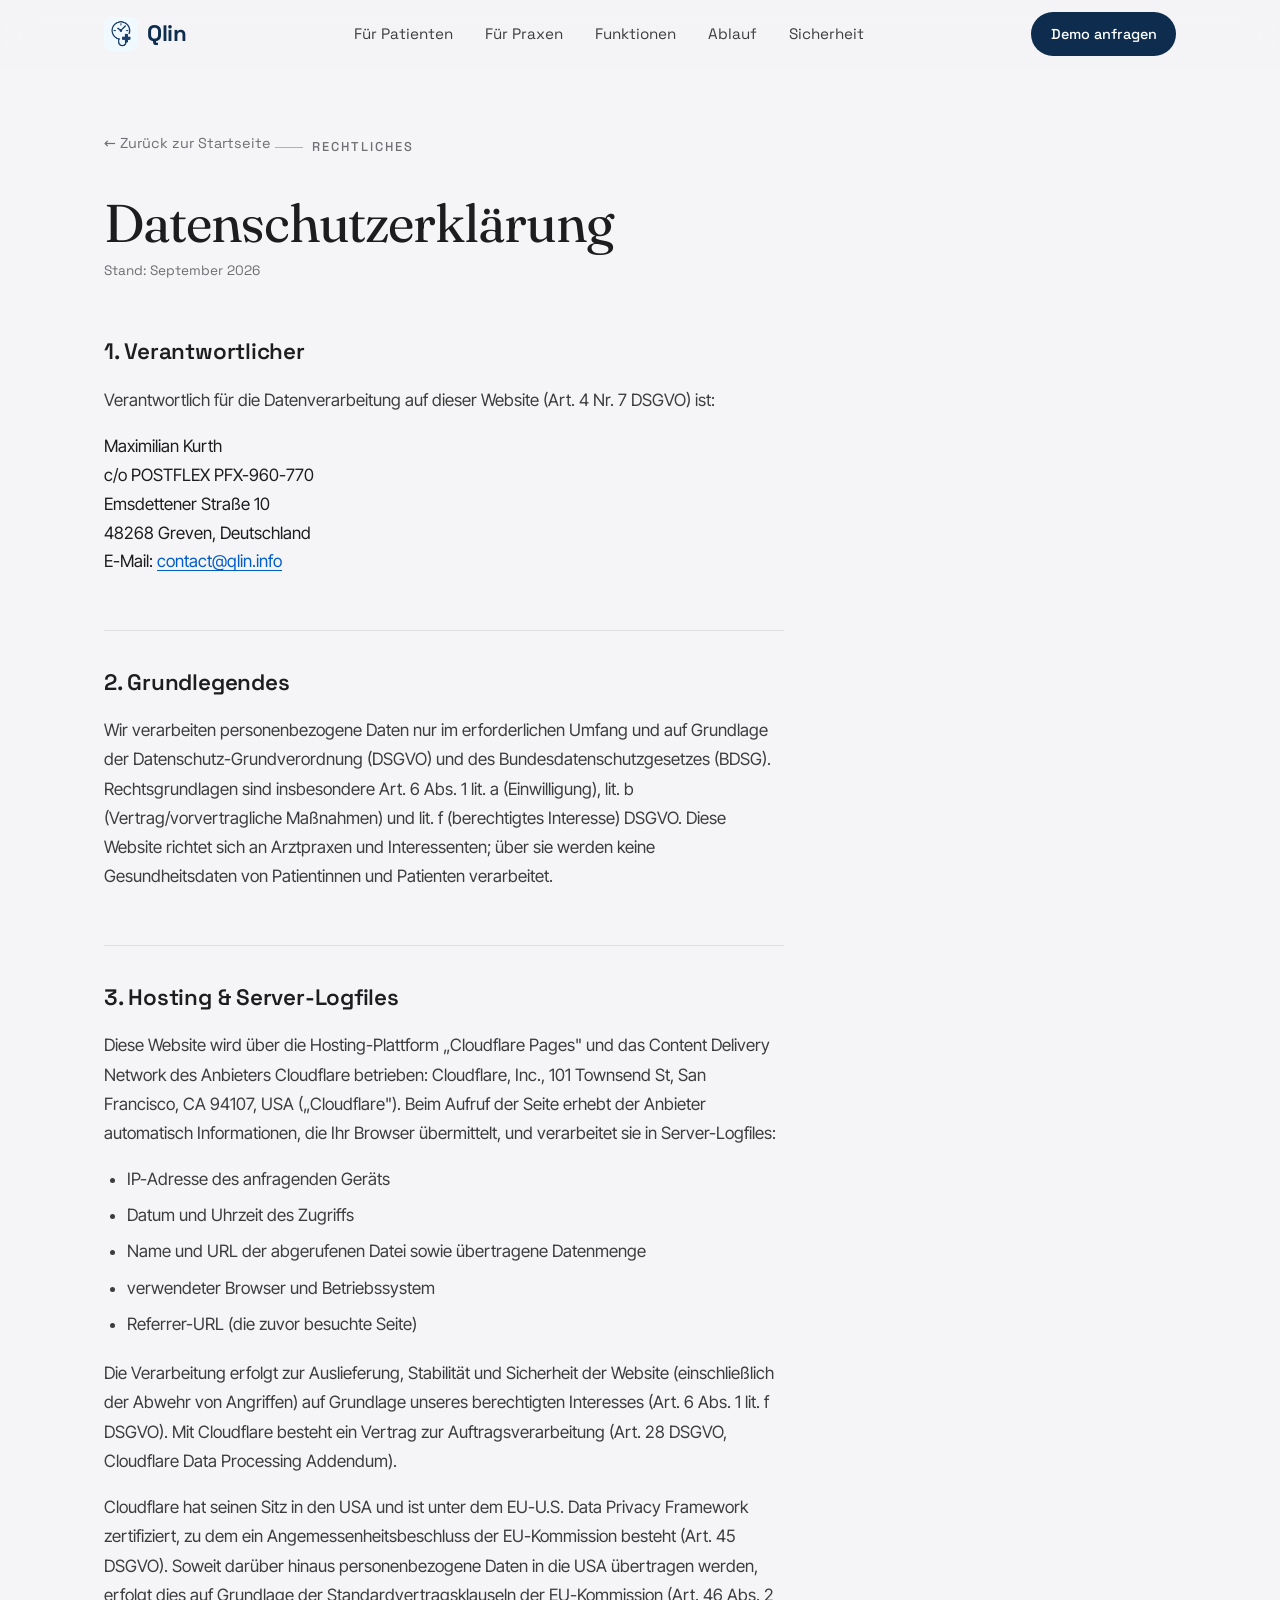
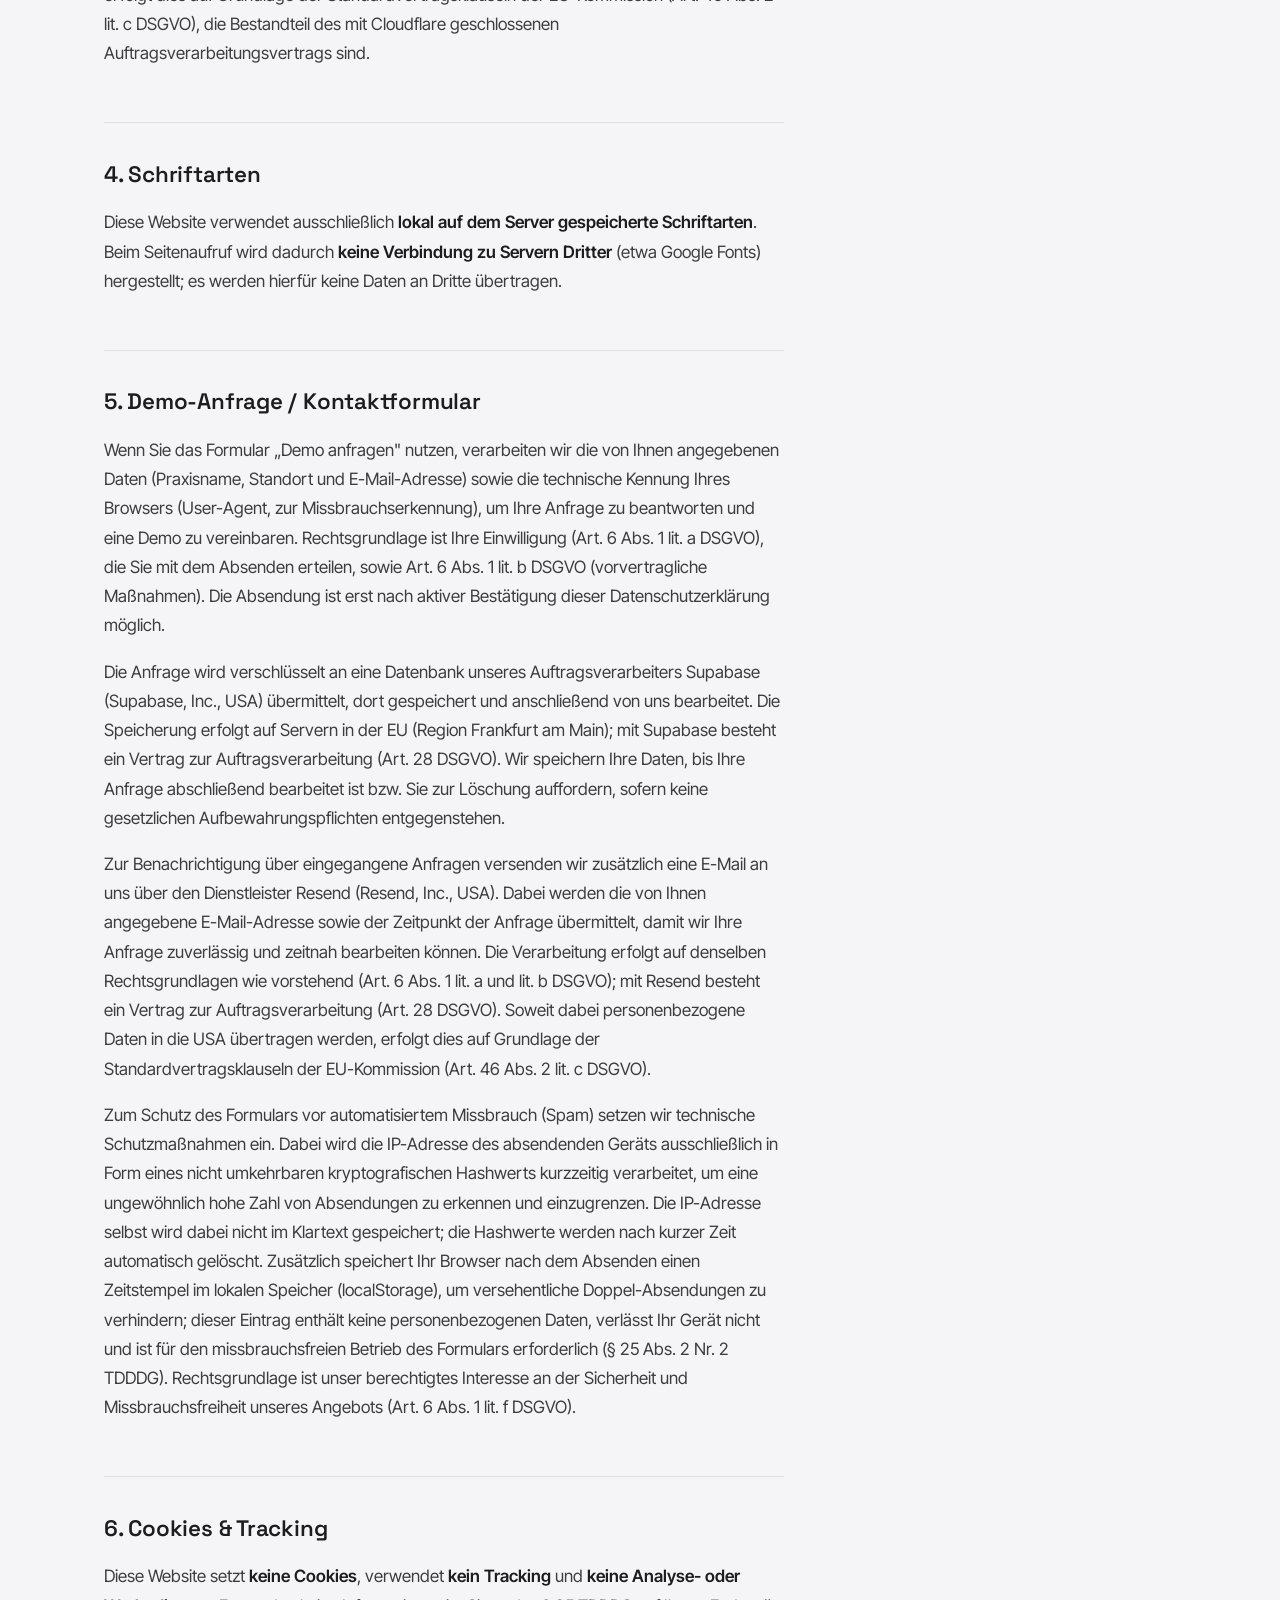
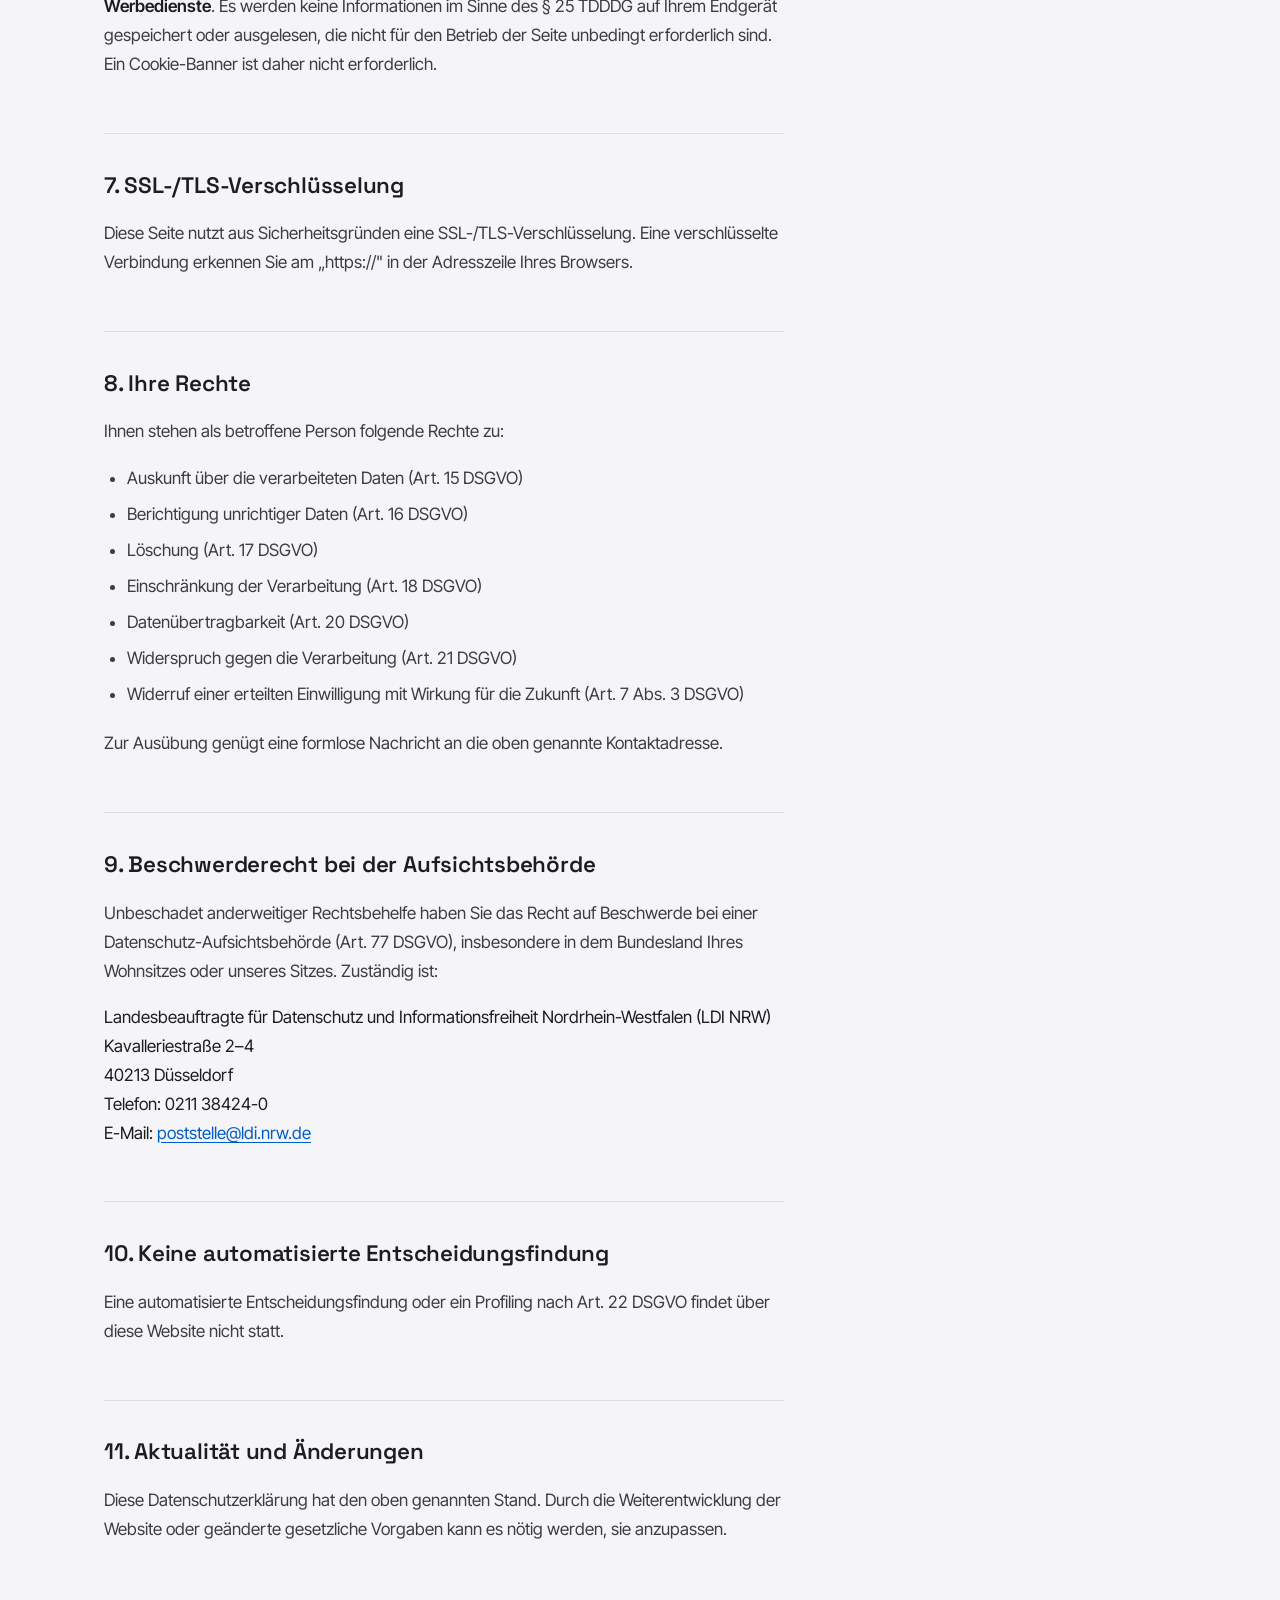
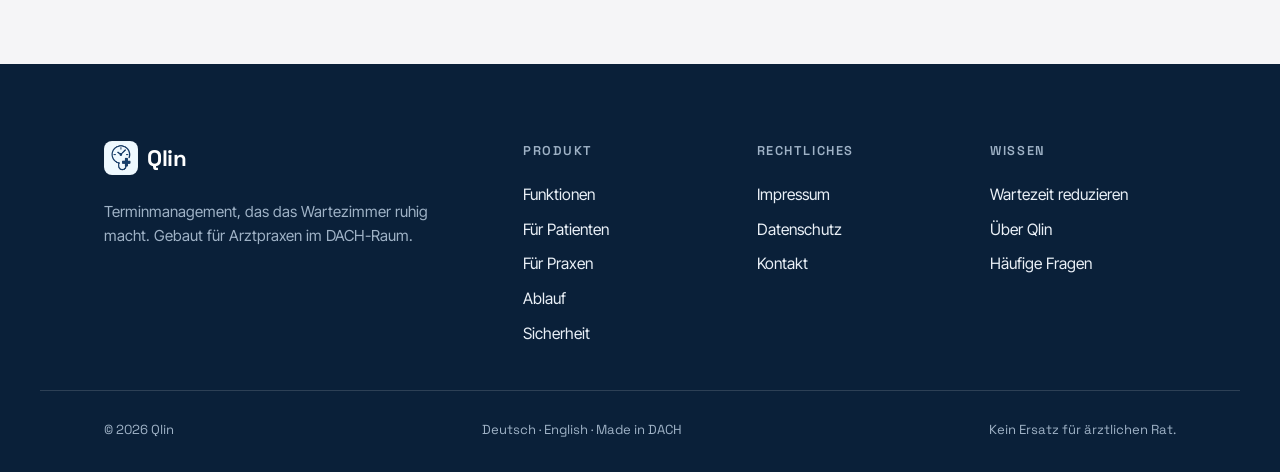
<file: datenschutz.html>
<!DOCTYPE html>
<html lang="de" class="theme-patient">
<head>
  <meta charset="UTF-8" />
  <meta name="viewport" content="width=device-width, initial-scale=1.0" />
  <title>Datenschutzerklärung — Qlin</title>
  <meta name="description" content="Datenschutzerklärung nach DSGVO für die Qlin-Website." />
  <meta name="robots" content="index, follow" />
  <meta name="theme-color" content="#0e2c4d" />
  <link rel="canonical" href="https://qlin.info/datenschutz" />
  <link rel="icon" type="image/png" href="assets/qlin-logo.png" />
  <link rel="stylesheet" href="assets/fonts/fonts.css" />
  <link rel="stylesheet" href="styles.css" />
  <script type="application/ld+json">
  {
    "@context": "https://schema.org",
    "@graph": [
      {
        "@type": "Organization",
        "@id": "https://qlin.info/#organization",
        "name": "Qlin",
        "legalName": "Maximilian Kurth (Einzelunternehmen)",
        "url": "https://qlin.info/",
        "email": "contact@qlin.info",
        "logo": "https://qlin.info/assets/qlin-logo.png",
        "founder": { "@type": "Person", "@id": "https://qlin.info/#founder", "name": "Maximilian Kurth" },
        "address": {
          "@type": "PostalAddress",
          "streetAddress": "c/o POSTFLEX PFX-960-770, Emsdettener Stra\u00dfe 10",
          "postalCode": "48268",
          "addressLocality": "Greven",
          "addressRegion": "Nordrhein-Westfalen",
          "addressCountry": "DE"
        }
      },
      {
        "@type": "WebSite",
        "@id": "https://qlin.info/#website",
        "url": "https://qlin.info/",
        "name": "Qlin",
        "inLanguage": "de-DE",
        "publisher": { "@id": "https://qlin.info/#organization" }
      }
    ]
  }
  </script>

</head>
<body>
  <a class="skip-link" href="#main">Zum Inhalt springen</a>

  <header class="site-header" data-header>
    <div class="shell header-inner">
      <a class="brand" href="index.html" aria-label="Qlin — Startseite">
        <img class="logo-mark" src="assets/qlin-logo.png" alt="" aria-hidden="true" width="34" height="34" />
        <span class="brand-word">Qlin</span>
      </a>

      <nav class="nav-desktop" aria-label="Hauptnavigation">
        <a href="index.html#patienten">Für Patienten</a>
        <a href="index.html#praxis">Für Praxen</a>
        <a href="funktionen.html">Funktionen</a>
        <a href="index.html#ablauf">Ablauf</a>
        <a href="index.html#sicherheit">Sicherheit</a>
      </nav>

      <div class="header-actions">
        <a class="btn btn-solid btn-sm" href="index.html#kontakt">Demo anfragen</a>
        <button class="menu-toggle" data-menu-toggle aria-expanded="false" aria-controls="mobile-menu" aria-label="Menü öffnen">
          <span></span><span></span>
        </button>
      </div>
    </div>

    <div class="mobile-menu" id="mobile-menu" data-mobile-menu hidden>
      <nav aria-label="Mobile Navigation">
        <a href="index.html#patienten">Für Patienten</a>
        <a href="index.html#praxis">Für Praxen</a>
        <a href="funktionen.html">Funktionen</a>
        <a href="index.html#ablauf">Ablauf</a>
        <a href="index.html#sicherheit">Sicherheit</a>
        <a class="mobile-cta" href="index.html#kontakt">Demo anfragen</a>
      </nav>
    </div>
  </header>

  <main id="main" class="legal shell">
    <a class="legal-back" href="index.html">← Zurück zur Startseite</a>
    <p class="eyebrow">Rechtliches</p>
    <h1 class="legal-title">Datenschutzerklärung</h1>
    <p class="legal-updated">Stand: September 2026</p>

    <div class="prose">
      <h2>1. Verantwortlicher</h2>
      <p>Verantwortlich für die Datenverarbeitung auf dieser Website (Art. 4 Nr. 7 DSGVO) ist:</p>
      <address>
        Maximilian Kurth<br />
        c/o POSTFLEX PFX-960-770<br />
        Emsdettener Straße 10<br />
        48268 Greven, Deutschland<br />
        E-Mail: <a href="mailto:contact@qlin.info">contact@qlin.info</a>
      </address>

      <h2>2. Grundlegendes</h2>
      <p>
        Wir verarbeiten personenbezogene Daten nur im erforderlichen Umfang und auf Grundlage der
        Datenschutz-Grundverordnung (DSGVO) und des Bundesdatenschutzgesetzes (BDSG).
        Rechtsgrundlagen sind insbesondere Art. 6 Abs. 1 lit. a (Einwilligung),
        lit. b (Vertrag/vorvertragliche Maßnahmen) und lit. f (berechtigtes Interesse) DSGVO.
        Diese Website richtet sich an Arztpraxen und Interessenten; über sie werden keine
        Gesundheitsdaten von Patientinnen und Patienten verarbeitet.
      </p>

      <h2>3. Hosting &amp; Server-Logfiles</h2>
      <p>
        Diese Website wird über die Hosting-Plattform „Cloudflare Pages" und das Content
        Delivery Network des Anbieters Cloudflare betrieben: Cloudflare, Inc.,
        101 Townsend St, San Francisco, CA 94107, USA („Cloudflare").
        Beim Aufruf der Seite erhebt der Anbieter automatisch Informationen, die Ihr Browser
        übermittelt, und verarbeitet sie in Server-Logfiles:
      </p>
      <ul>
        <li>IP-Adresse des anfragenden Geräts</li>
        <li>Datum und Uhrzeit des Zugriffs</li>
        <li>Name und URL der abgerufenen Datei sowie übertragene Datenmenge</li>
        <li>verwendeter Browser und Betriebssystem</li>
        <li>Referrer-URL (die zuvor besuchte Seite)</li>
      </ul>
      <p>
        Die Verarbeitung erfolgt zur Auslieferung, Stabilität und Sicherheit der Website
        (einschließlich der Abwehr von Angriffen) auf Grundlage unseres berechtigten
        Interesses (Art. 6 Abs. 1 lit. f DSGVO). Mit Cloudflare besteht ein Vertrag zur
        Auftragsverarbeitung (Art. 28 DSGVO, Cloudflare Data Processing Addendum).
      </p>
      <p>
        Cloudflare hat seinen Sitz in den USA und ist unter dem EU-U.S. Data Privacy
        Framework zertifiziert, zu dem ein Angemessenheitsbeschluss der EU-Kommission
        besteht (Art. 45 DSGVO). Soweit darüber hinaus personenbezogene Daten in die USA
        übertragen werden, erfolgt dies auf Grundlage der Standardvertragsklauseln der
        EU-Kommission (Art. 46 Abs. 2 lit. c DSGVO), die Bestandteil des mit Cloudflare
        geschlossenen Auftragsverarbeitungsvertrags sind.
      </p>

      <h2>4. Schriftarten</h2>
      <p>
        Diese Website verwendet ausschließlich <strong>lokal auf dem Server gespeicherte
        Schriftarten</strong>. Beim Seitenaufruf wird dadurch <strong>keine Verbindung zu Servern
        Dritter</strong> (etwa Google Fonts) hergestellt; es werden hierfür keine Daten an Dritte
        übertragen.
      </p>

      <h2>5. Demo-Anfrage / Kontaktformular</h2>
      <p>
        Wenn Sie das Formular „Demo anfragen" nutzen, verarbeiten wir die von Ihnen angegebenen
        Daten (Praxisname, Standort und E-Mail-Adresse) sowie die technische Kennung Ihres
        Browsers (User-Agent, zur Missbrauchserkennung), um Ihre Anfrage zu beantworten und
        eine Demo zu vereinbaren. Rechtsgrundlage ist Ihre Einwilligung (Art. 6 Abs. 1 lit. a
        DSGVO), die Sie mit dem Absenden erteilen, sowie Art. 6 Abs. 1 lit. b DSGVO
        (vorvertragliche Maßnahmen). Die Absendung ist erst nach aktiver Bestätigung dieser
        Datenschutzerklärung möglich.
      </p>
      <p>
        Die Anfrage wird verschlüsselt an eine Datenbank unseres Auftragsverarbeiters Supabase
        (Supabase, Inc., USA) übermittelt, dort gespeichert und anschließend von uns bearbeitet.
        Die Speicherung erfolgt auf Servern in der EU (Region Frankfurt am Main); mit Supabase
        besteht ein Vertrag zur Auftragsverarbeitung (Art. 28 DSGVO). Wir speichern Ihre Daten,
        bis Ihre Anfrage abschließend bearbeitet ist bzw. Sie zur Löschung auffordern, sofern
        keine gesetzlichen Aufbewahrungspflichten entgegenstehen.
      </p>
      <p>
        Zur Benachrichtigung über eingegangene Anfragen versenden wir zusätzlich eine
        E-Mail an uns über den Dienstleister Resend (Resend, Inc., USA). Dabei werden die
        von Ihnen angegebene E-Mail-Adresse sowie der Zeitpunkt der Anfrage übermittelt,
        damit wir Ihre Anfrage zuverlässig und zeitnah bearbeiten können. Die Verarbeitung
        erfolgt auf denselben Rechtsgrundlagen wie vorstehend (Art. 6 Abs. 1 lit. a und
        lit. b DSGVO); mit Resend besteht ein Vertrag zur Auftragsverarbeitung
        (Art. 28 DSGVO). Soweit dabei personenbezogene Daten in die USA übertragen werden,
        erfolgt dies auf Grundlage der Standardvertragsklauseln der EU-Kommission
        (Art. 46 Abs. 2 lit. c DSGVO).
      </p>
      <p>
        Zum Schutz des Formulars vor automatisiertem Missbrauch (Spam) setzen wir technische
        Schutzmaßnahmen ein. Dabei wird die IP-Adresse des absendenden Geräts ausschließlich in
        Form eines nicht umkehrbaren kryptografischen Hashwerts kurzzeitig verarbeitet, um eine
        ungewöhnlich hohe Zahl von Absendungen zu erkennen und einzugrenzen. Die IP-Adresse selbst
        wird dabei nicht im Klartext gespeichert; die Hashwerte werden nach kurzer Zeit automatisch
        gelöscht. Zusätzlich speichert Ihr Browser nach dem Absenden einen Zeitstempel im
        lokalen Speicher (localStorage), um versehentliche Doppel-Absendungen zu verhindern;
        dieser Eintrag enthält keine personenbezogenen Daten, verlässt Ihr Gerät nicht und ist
        für den missbrauchsfreien Betrieb des Formulars erforderlich (§ 25 Abs. 2 Nr. 2 TDDDG).
        Rechtsgrundlage ist unser berechtigtes Interesse an der Sicherheit und
        Missbrauchsfreiheit unseres Angebots (Art. 6 Abs. 1 lit. f DSGVO).
      </p>

      <h2>6. Cookies &amp; Tracking</h2>
      <p>
        Diese Website setzt <strong>keine Cookies</strong>, verwendet <strong>kein Tracking</strong>
        und <strong>keine Analyse- oder Werbedienste</strong>. Es werden keine Informationen im
        Sinne des § 25 TDDDG auf Ihrem Endgerät gespeichert oder ausgelesen, die nicht für den
        Betrieb der Seite unbedingt erforderlich sind. Ein Cookie-Banner ist daher nicht
        erforderlich.
      </p>

      <h2>7. SSL-/TLS-Verschlüsselung</h2>
      <p>
        Diese Seite nutzt aus Sicherheitsgründen eine SSL-/TLS-Verschlüsselung. Eine
        verschlüsselte Verbindung erkennen Sie am „https://" in der Adresszeile Ihres Browsers.
      </p>

      <h2>8. Ihre Rechte</h2>
      <p>Ihnen stehen als betroffene Person folgende Rechte zu:</p>
      <ul>
        <li>Auskunft über die verarbeiteten Daten (Art. 15 DSGVO)</li>
        <li>Berichtigung unrichtiger Daten (Art. 16 DSGVO)</li>
        <li>Löschung (Art. 17 DSGVO)</li>
        <li>Einschränkung der Verarbeitung (Art. 18 DSGVO)</li>
        <li>Datenübertragbarkeit (Art. 20 DSGVO)</li>
        <li>Widerspruch gegen die Verarbeitung (Art. 21 DSGVO)</li>
        <li>Widerruf einer erteilten Einwilligung mit Wirkung für die Zukunft (Art. 7 Abs. 3 DSGVO)</li>
      </ul>
      <p>Zur Ausübung genügt eine formlose Nachricht an die oben genannte Kontaktadresse.</p>

      <h2>9. Beschwerderecht bei der Aufsichtsbehörde</h2>
      <p>
        Unbeschadet anderweitiger Rechtsbehelfe haben Sie das Recht auf Beschwerde bei einer
        Datenschutz-Aufsichtsbehörde (Art. 77 DSGVO), insbesondere in dem Bundesland Ihres
        Wohnsitzes oder unseres Sitzes. Zuständig ist:
      </p>
      <address>
        Landesbeauftragte für Datenschutz und Informationsfreiheit
        Nordrhein-Westfalen (LDI NRW)<br />
        Kavalleriestraße 2–4<br />
        40213 Düsseldorf<br />
        Telefon: 0211 38424-0<br />
        E-Mail: <a href="mailto:poststelle@ldi.nrw.de">poststelle@ldi.nrw.de</a>
      </address>

      <h2>10. Keine automatisierte Entscheidungsfindung</h2>
      <p>
        Eine automatisierte Entscheidungsfindung oder ein Profiling nach Art. 22 DSGVO findet
        über diese Website nicht statt.
      </p>

      <h2>11. Aktualität und Änderungen</h2>
      <p>
        Diese Datenschutzerklärung hat den oben genannten Stand. Durch die Weiterentwicklung der
        Website oder geänderte gesetzliche Vorgaben kann es nötig werden, sie anzupassen.
      </p>
    </div>
  </main>

  <footer class="site-footer theme-patient">
    <div class="shell footer-inner">
      <div class="footer-brand">
        <a class="brand brand-footer" href="index.html" aria-label="Qlin — Startseite">
          <img class="logo-mark" src="assets/qlin-logo.png" alt="" aria-hidden="true" width="34" height="34" />
          <span class="brand-word">Qlin</span>
        </a>
        <p class="footer-tag">Terminmanagement, das das Wartezimmer ruhig macht. Gebaut für Arztpraxen im DACH-Raum.</p>
      </div>
      <nav class="footer-col" aria-label="Produkt">
        <p class="footer-h">Produkt</p>
        <a href="funktionen.html">Funktionen</a>
        <a href="index.html#patienten">Für Patienten</a>
        <a href="index.html#praxis">Für Praxen</a>
        <a href="index.html#ablauf">Ablauf</a>
        <a href="index.html#sicherheit">Sicherheit</a>
      </nav>
      <nav class="footer-col" aria-label="Rechtliches">
        <p class="footer-h">Rechtliches</p>
        <a href="impressum.html">Impressum</a>
        <a href="datenschutz.html">Datenschutz</a>
        <a href="index.html#kontakt">Kontakt</a>
      </nav>
      <nav class="footer-col" aria-label="Wissen">
        <p class="footer-h">Wissen</p>
        <a href="wartezeit-reduzieren.html">Wartezeit reduzieren</a>
        <a href="ueber-qlin.html">Über Qlin</a>
        <a href="index.html#faq">Häufige Fragen</a>
      </nav>
    </div>
    <div class="shell footer-base">
      <p>© <span data-year>2026</span> Qlin</p>
      <p>Deutsch · English · Made in DACH</p>
      <p>Kein Ersatz für ärztlichen Rat.</p>
    </div>
  </footer>

  <script src="script.js"></script>
</body>
</html>
</file>
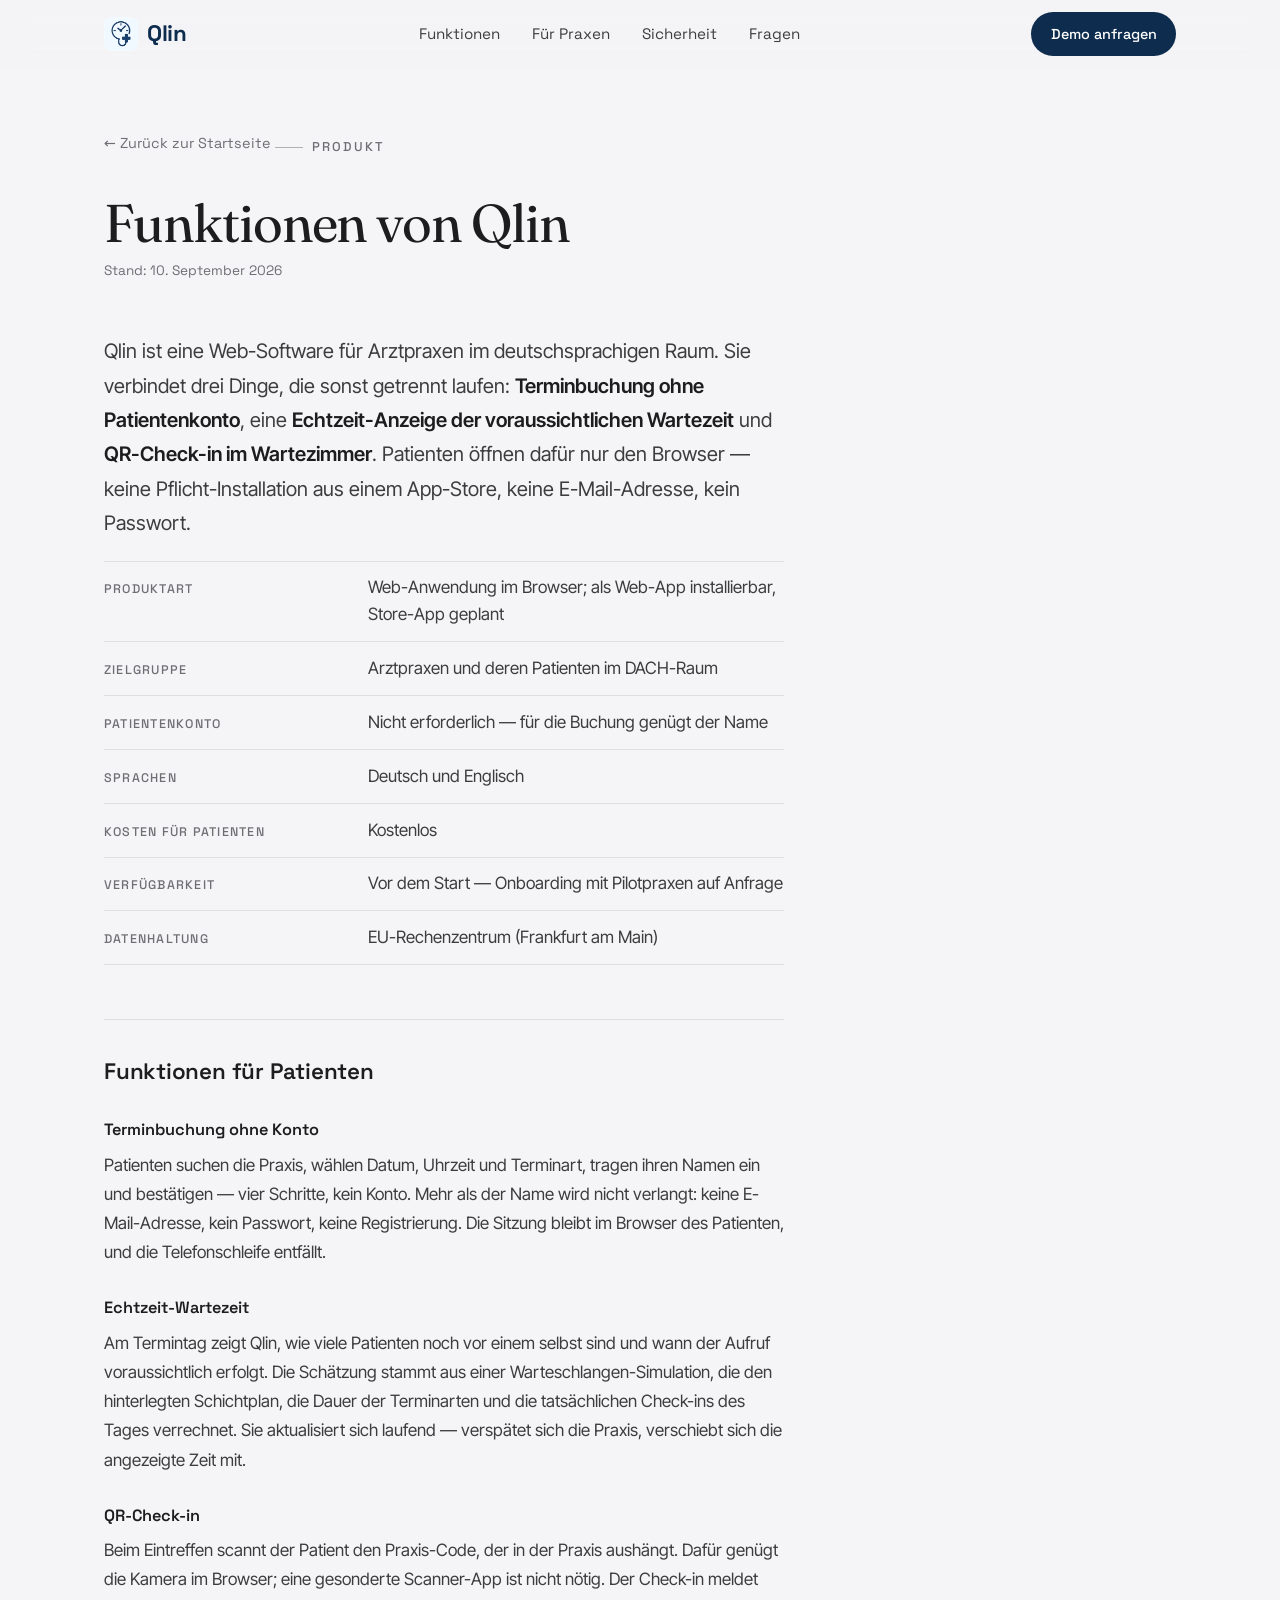
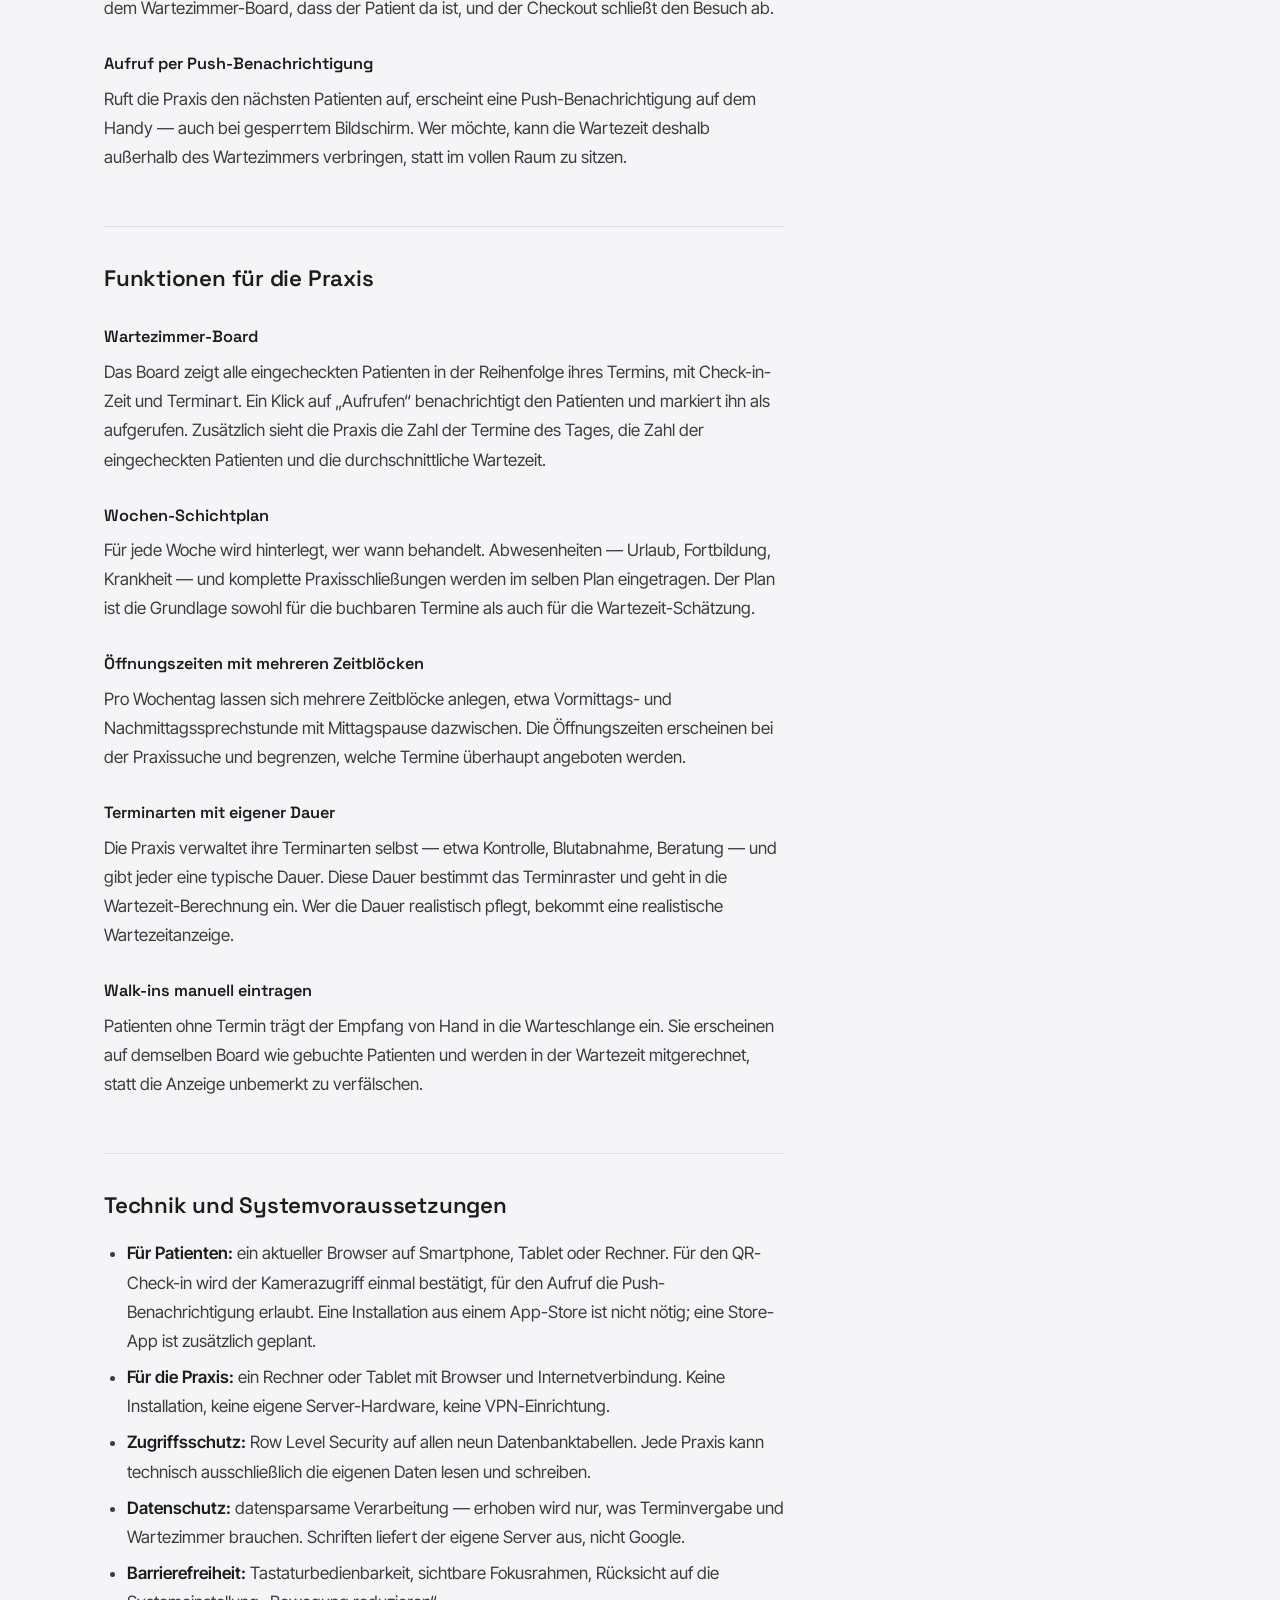
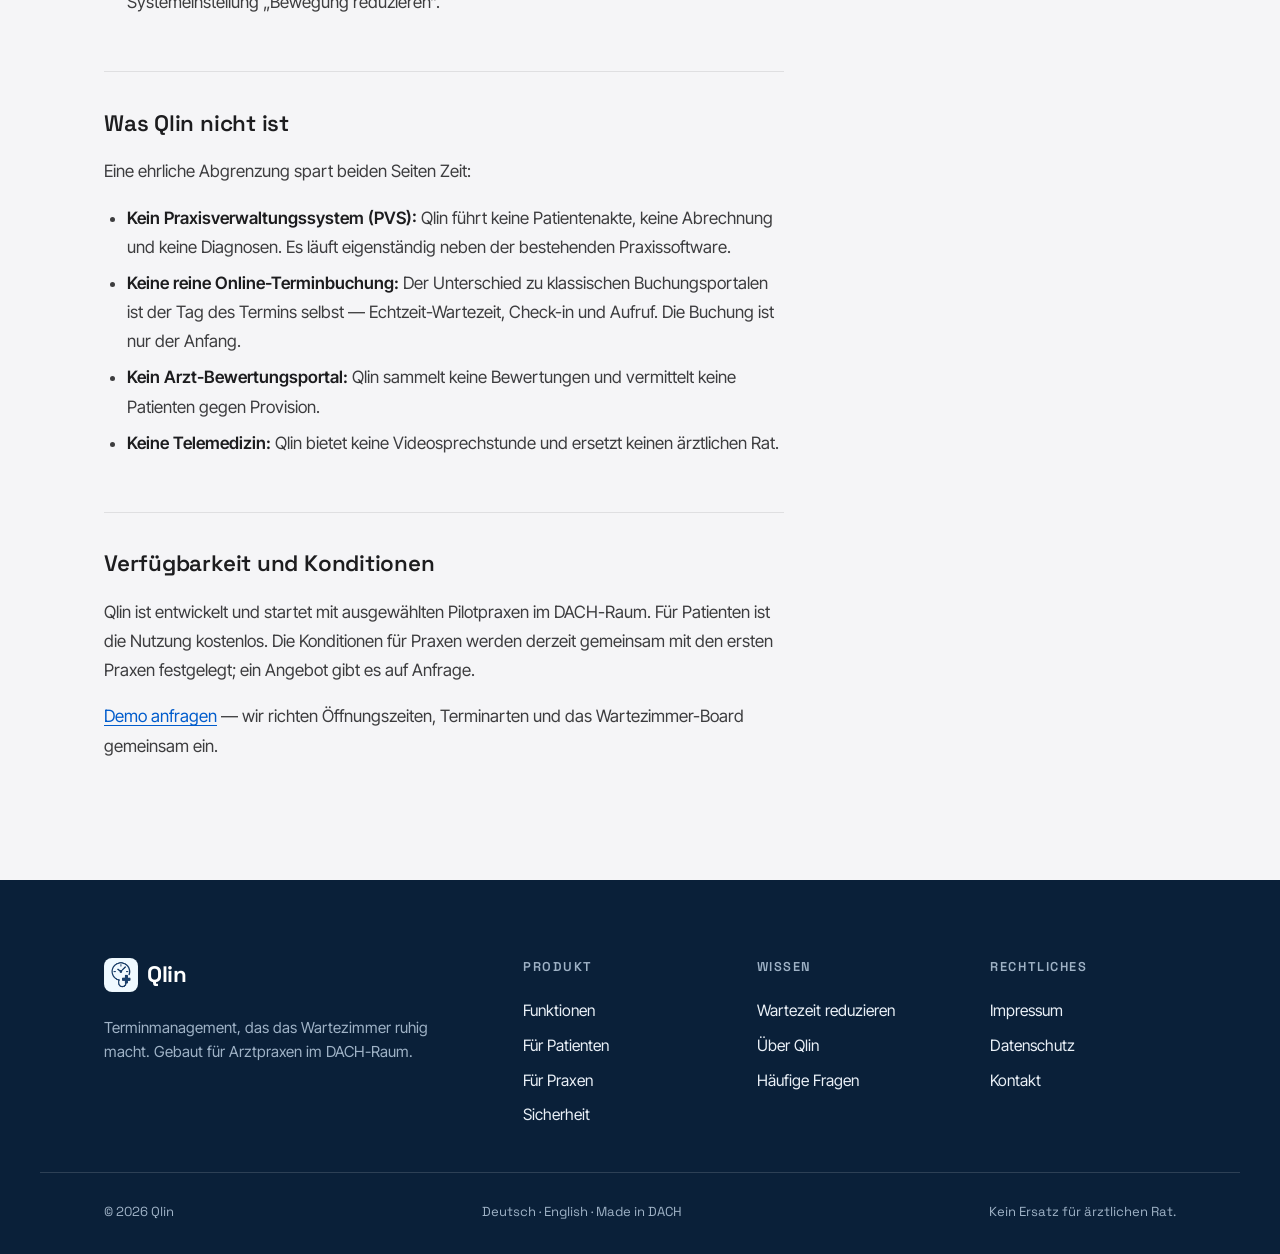
<file: funktionen.html>
<!DOCTYPE html>
<html lang="de" class="theme-patient">
<head>
  <meta charset="UTF-8" />
  <meta name="viewport" content="width=device-width, initial-scale=1.0" />
  <title>Funktionen von Qlin — Echtzeit-Wartezeit, Terminbuchung ohne Konto, QR-Check-in</title>
  <meta name="description" content="Alle Funktionen von Qlin: Echtzeit-Wartezeit, Terminbuchung ohne Patientenkonto, QR-Check-in, Wartezimmer-Board, Schichtplanung und Terminarten." />
  <meta name="robots" content="index, follow, max-snippet:-1, max-image-preview:large" />
  <meta name="theme-color" content="#0e2c4d" />
  <link rel="canonical" href="https://qlin.info/funktionen" />

  <meta property="og:type" content="article" />
  <meta property="og:url" content="https://qlin.info/funktionen" />
  <meta property="og:title" content="Funktionen von Qlin" />
  <meta property="og:description" content="Echtzeit-Wartezeit, Terminbuchung ohne Patientenkonto, QR-Check-in, Wartezimmer-Board, Schichtplanung — alle Funktionen im Detail." />
  <meta property="og:image" content="https://qlin.info/assets/og-image.png" />
  <meta name="twitter:card" content="summary_large_image" />

  <link rel="icon" type="image/png" href="assets/qlin-logo.png" />
  <link rel="stylesheet" href="assets/fonts/fonts.css" />
  <link rel="stylesheet" href="styles.css" />

  <script type="application/ld+json">
  {
    "@context": "https://schema.org",
    "@graph": [
      {
        "@type": "Organization",
        "@id": "https://qlin.info/#organization",
        "name": "Qlin",
        "url": "https://qlin.info/",
        "email": "contact@qlin.info",
        "logo": "https://qlin.info/assets/qlin-logo.png"
      },
      {
        "@type": "WebPage",
        "@id": "https://qlin.info/funktionen#webpage",
        "url": "https://qlin.info/funktionen",
        "name": "Funktionen von Qlin",
        "description": "Alle Funktionen von Qlin im Detail: Echtzeit-Wartezeit, Terminbuchung ohne Patientenkonto, QR-Check-in, Wartezimmer-Board, Schichtplanung und Terminarten.",
        "inLanguage": "de-DE",
        "isPartOf": { "@id": "https://qlin.info/#website" },
        "about": { "@id": "https://qlin.info/#software" },
        "mainEntity": { "@id": "https://qlin.info/#software" },
        "publisher": { "@id": "https://qlin.info/#organization" },
        "dateModified": "2026-09-10",
        "breadcrumb": { "@id": "https://qlin.info/funktionen#breadcrumb" }
      },
      {
        "@type": "WebSite",
        "@id": "https://qlin.info/#website",
        "url": "https://qlin.info/",
        "name": "Qlin",
        "inLanguage": "de-DE",
        "publisher": { "@id": "https://qlin.info/#organization" }
      },
      {
        "@type": "BreadcrumbList",
        "@id": "https://qlin.info/funktionen#breadcrumb",
        "itemListElement": [
          { "@type": "ListItem", "position": 1, "name": "Startseite", "item": "https://qlin.info/" },
          { "@type": "ListItem", "position": 2, "name": "Funktionen", "item": "https://qlin.info/funktionen" }
        ]
      }
    ]
  }
  </script>
</head>
<body>
  <a class="skip-link" href="#main">Zum Inhalt springen</a>

  <header class="site-header" data-header>
    <div class="shell header-inner">
      <a class="brand" href="index.html" aria-label="Qlin — Startseite">
        <img class="logo-mark" src="assets/qlin-logo.png" alt="" aria-hidden="true" width="34" height="34" />
        <span class="brand-word">Qlin</span>
      </a>

      <nav class="nav-desktop" aria-label="Hauptnavigation">
        <a href="funktionen.html" aria-current="page">Funktionen</a>
        <a href="index.html#praxis">Für Praxen</a>
        <a href="index.html#sicherheit">Sicherheit</a>
        <a href="index.html#faq">Fragen</a>
      </nav>

      <div class="header-actions">
        <a class="btn btn-solid btn-sm" href="index.html#kontakt">Demo anfragen</a>
        <button class="menu-toggle" data-menu-toggle aria-expanded="false" aria-controls="mobile-menu" aria-label="Menü öffnen">
          <span></span><span></span>
        </button>
      </div>
    </div>

    <div class="mobile-menu" id="mobile-menu" data-mobile-menu hidden>
      <nav aria-label="Mobile Navigation">
        <a href="funktionen.html">Funktionen</a>
        <a href="index.html#praxis">Für Praxen</a>
        <a href="index.html#sicherheit">Sicherheit</a>
        <a href="index.html#faq">Fragen</a>
        <a class="mobile-cta" href="index.html#kontakt">Demo anfragen</a>
      </nav>
    </div>
  </header>

  <main id="main" class="legal shell">
    <a class="legal-back" href="index.html">← Zurück zur Startseite</a>
    <p class="eyebrow">Produkt</p>
    <h1 class="legal-title">Funktionen von Qlin</h1>
    <p class="legal-updated">Stand: 10. September 2026</p>

    <div class="prose">
      <p class="doc-lede">
        Qlin ist eine Web-Software für Arztpraxen im deutschsprachigen Raum. Sie verbindet drei
        Dinge, die sonst getrennt laufen: <strong>Terminbuchung ohne Patientenkonto</strong>,
        eine <strong>Echtzeit-Anzeige der voraussichtlichen Wartezeit</strong> und
        <strong>QR-Check-in im Wartezimmer</strong>. Patienten öffnen dafür nur den Browser —
        keine Pflicht-Installation aus einem App-Store, keine E-Mail-Adresse, kein Passwort.
      </p>

      <dl class="fact-list">
        <div><dt>Produktart</dt><dd>Web-Anwendung im Browser; als Web-App installierbar, Store-App geplant</dd></div>
        <div><dt>Zielgruppe</dt><dd>Arztpraxen und deren Patienten im DACH-Raum</dd></div>
        <div><dt>Patientenkonto</dt><dd>Nicht erforderlich — für die Buchung genügt der Name</dd></div>
        <div><dt>Sprachen</dt><dd>Deutsch und Englisch</dd></div>
        <div><dt>Kosten für Patienten</dt><dd>Kostenlos</dd></div>
        <div><dt>Verfügbarkeit</dt><dd>Vor dem Start — Onboarding mit Pilotpraxen auf Anfrage</dd></div>
        <div><dt>Datenhaltung</dt><dd>EU-Rechenzentrum (Frankfurt am Main)</dd></div>
      </dl>

      <h2 id="patienten">Funktionen für Patienten</h2>

      <h3>Terminbuchung ohne Konto</h3>
      <p>
        Patienten suchen die Praxis, wählen Datum, Uhrzeit und Terminart, tragen ihren Namen ein und bestätigen — vier Schritte, kein Konto. Mehr als der Name wird nicht verlangt: keine E-Mail-Adresse, kein Passwort, keine Registrierung. Die Sitzung bleibt im Browser des Patienten, und die Telefonschleife entfällt.
      </p>

      <h3>Echtzeit-Wartezeit</h3>
      <p>
        Am Termintag zeigt Qlin, wie viele Patienten noch vor einem selbst sind und wann der Aufruf
        voraussichtlich erfolgt. Die Schätzung stammt aus einer Warteschlangen-Simulation, die den
        hinterlegten Schichtplan, die Dauer der Terminarten und die tatsächlichen Check-ins des Tages
        verrechnet. Sie aktualisiert sich laufend — verspätet sich die Praxis, verschiebt sich die
        angezeigte Zeit mit.
      </p>

      <h3>QR-Check-in</h3>
      <p>
        Beim Eintreffen scannt der Patient den Praxis-Code, der in der Praxis aushängt. Dafür genügt
        die Kamera im Browser; eine gesonderte Scanner-App ist nicht nötig. Der Check-in meldet dem
        Wartezimmer-Board, dass der Patient da ist, und der Checkout schließt den Besuch ab.
      </p>

      <h3>Aufruf per Push-Benachrichtigung</h3>
      <p>
        Ruft die Praxis den nächsten Patienten auf, erscheint eine Push-Benachrichtigung auf dem
        Handy — auch bei gesperrtem Bildschirm. Wer möchte, kann die Wartezeit deshalb außerhalb des
        Wartezimmers verbringen, statt im vollen Raum zu sitzen.
      </p>

      <h2 id="praxis">Funktionen für die Praxis</h2>

      <h3>Wartezimmer-Board</h3>
      <p>
        Das Board zeigt alle eingecheckten Patienten in der Reihenfolge ihres Termins, mit
        Check-in-Zeit und Terminart. Ein Klick auf „Aufrufen“ benachrichtigt den Patienten und
        markiert ihn als aufgerufen. Zusätzlich sieht die Praxis die Zahl der Termine des Tages,
        die Zahl der eingecheckten Patienten und die durchschnittliche Wartezeit.
      </p>

      <h3>Wochen-Schichtplan</h3>
      <p>
        Für jede Woche wird hinterlegt, wer wann behandelt. Abwesenheiten — Urlaub, Fortbildung,
        Krankheit — und komplette Praxisschließungen werden im selben Plan eingetragen. Der Plan ist
        die Grundlage sowohl für die buchbaren Termine als auch für die Wartezeit-Schätzung.
      </p>

      <h3>Öffnungszeiten mit mehreren Zeitblöcken</h3>
      <p>
        Pro Wochentag lassen sich mehrere Zeitblöcke anlegen, etwa Vormittags- und
        Nachmittagssprechstunde mit Mittagspause dazwischen. Die Öffnungszeiten erscheinen bei der
        Praxissuche und begrenzen, welche Termine überhaupt angeboten werden.
      </p>

      <h3>Terminarten mit eigener Dauer</h3>
      <p>
        Die Praxis verwaltet ihre Terminarten selbst — etwa Kontrolle, Blutabnahme, Beratung — und
        gibt jeder eine typische Dauer. Diese Dauer bestimmt das Terminraster und geht in die
        Wartezeit-Berechnung ein. Wer die Dauer realistisch pflegt, bekommt eine realistische
        Wartezeitanzeige.
      </p>

      <h3>Walk-ins manuell eintragen</h3>
      <p>
        Patienten ohne Termin trägt der Empfang von Hand in die Warteschlange ein. Sie erscheinen
        auf demselben Board wie gebuchte Patienten und werden in der Wartezeit mitgerechnet, statt
        die Anzeige unbemerkt zu verfälschen.
      </p>

      <h2 id="technik">Technik und Systemvoraussetzungen</h2>
      <ul>
        <li><strong>Für Patienten:</strong> ein aktueller Browser auf Smartphone, Tablet oder Rechner. Für den QR-Check-in wird der Kamerazugriff einmal bestätigt, für den Aufruf die Push-Benachrichtigung erlaubt. Eine Installation aus einem App-Store ist nicht nötig; eine Store-App ist zusätzlich geplant.</li>
        <li><strong>Für die Praxis:</strong> ein Rechner oder Tablet mit Browser und Internetverbindung. Keine Installation, keine eigene Server-Hardware, keine VPN-Einrichtung.</li>
        <li><strong>Zugriffsschutz:</strong> Row Level Security auf allen neun Datenbanktabellen. Jede Praxis kann technisch ausschließlich die eigenen Daten lesen und schreiben.</li>
        <li><strong>Datenschutz:</strong> datensparsame Verarbeitung — erhoben wird nur, was Terminvergabe und Wartezimmer brauchen. Schriften liefert der eigene Server aus, nicht Google.</li>
        <li><strong>Barrierefreiheit:</strong> Tastaturbedienbarkeit, sichtbare Fokusrahmen, Rücksicht auf die Systemeinstellung „Bewegung reduzieren“.</li>
      </ul>

      <h2 id="abgrenzung">Was Qlin nicht ist</h2>
      <p>
        Eine ehrliche Abgrenzung spart beiden Seiten Zeit:
      </p>
      <ul>
        <li><strong>Kein Praxisverwaltungssystem (PVS):</strong> Qlin führt keine Patientenakte, keine Abrechnung und keine Diagnosen. Es läuft eigenständig neben der bestehenden Praxissoftware.</li>
        <li><strong>Keine reine Online-Terminbuchung:</strong> Der Unterschied zu klassischen Buchungsportalen ist der Tag des Termins selbst — Echtzeit-Wartezeit, Check-in und Aufruf. Die Buchung ist nur der Anfang.</li>
        <li><strong>Kein Arzt-Bewertungsportal:</strong> Qlin sammelt keine Bewertungen und vermittelt keine Patienten gegen Provision.</li>
        <li><strong>Keine Telemedizin:</strong> Qlin bietet keine Videosprechstunde und ersetzt keinen ärztlichen Rat.</li>
      </ul>

      <h2 id="verfuegbarkeit">Verfügbarkeit und Konditionen</h2>
      <p>
        Qlin ist entwickelt und startet mit ausgewählten Pilotpraxen im DACH-Raum. Für Patienten ist
        die Nutzung kostenlos. Die Konditionen für Praxen werden derzeit gemeinsam mit den ersten
        Praxen festgelegt; ein Angebot gibt es auf Anfrage.
      </p>
      <p>
        <a href="index.html#kontakt">Demo anfragen</a> — wir richten Öffnungszeiten, Terminarten und
        das Wartezimmer-Board gemeinsam ein.
      </p>
    </div>
  </main>

  <footer class="site-footer theme-patient">
    <div class="shell footer-inner">
      <div class="footer-brand">
        <a class="brand brand-footer" href="index.html" aria-label="Qlin — Startseite">
          <img class="logo-mark" src="assets/qlin-logo.png" alt="" aria-hidden="true" width="34" height="34" />
          <span class="brand-word">Qlin</span>
        </a>
        <p class="footer-tag">Terminmanagement, das das Wartezimmer ruhig macht. Gebaut für Arztpraxen im DACH-Raum.</p>
      </div>
      <nav class="footer-col" aria-label="Produkt">
        <p class="footer-h">Produkt</p>
        <a href="funktionen.html">Funktionen</a>
        <a href="index.html#patienten">Für Patienten</a>
        <a href="index.html#praxis">Für Praxen</a>
        <a href="index.html#sicherheit">Sicherheit</a>
      </nav>
      <nav class="footer-col" aria-label="Wissen">
        <p class="footer-h">Wissen</p>
        <a href="wartezeit-reduzieren.html">Wartezeit reduzieren</a>
        <a href="ueber-qlin.html">Über Qlin</a>
        <a href="index.html#faq">Häufige Fragen</a>
      </nav>
      <nav class="footer-col" aria-label="Rechtliches">
        <p class="footer-h">Rechtliches</p>
        <a href="impressum.html">Impressum</a>
        <a href="datenschutz.html">Datenschutz</a>
        <a href="index.html#kontakt">Kontakt</a>
      </nav>
    </div>
    <div class="shell footer-base">
      <p>© <span data-year>2026</span> Qlin</p>
      <p>Deutsch · English · Made in DACH</p>
      <p>Kein Ersatz für ärztlichen Rat.</p>
    </div>
  </footer>

  <script src="script.js"></script>
</body>
</html>
</file>
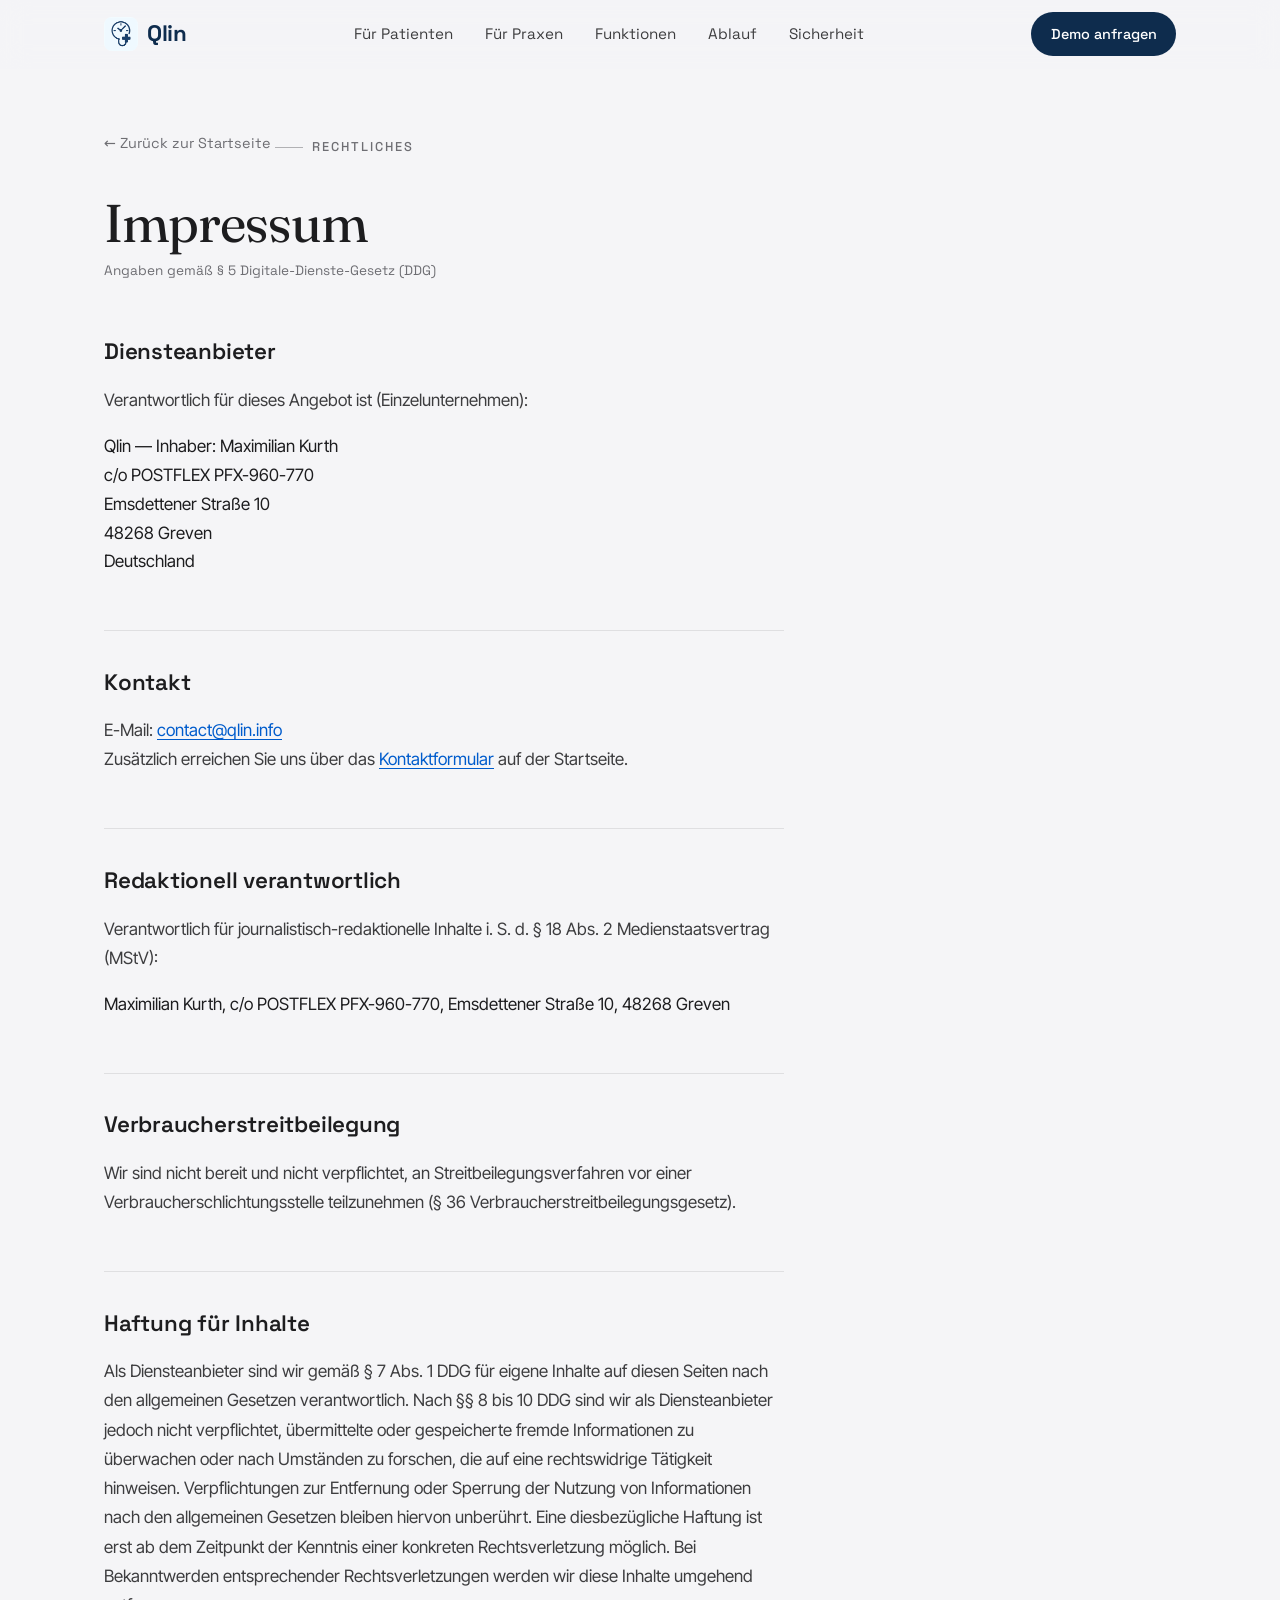
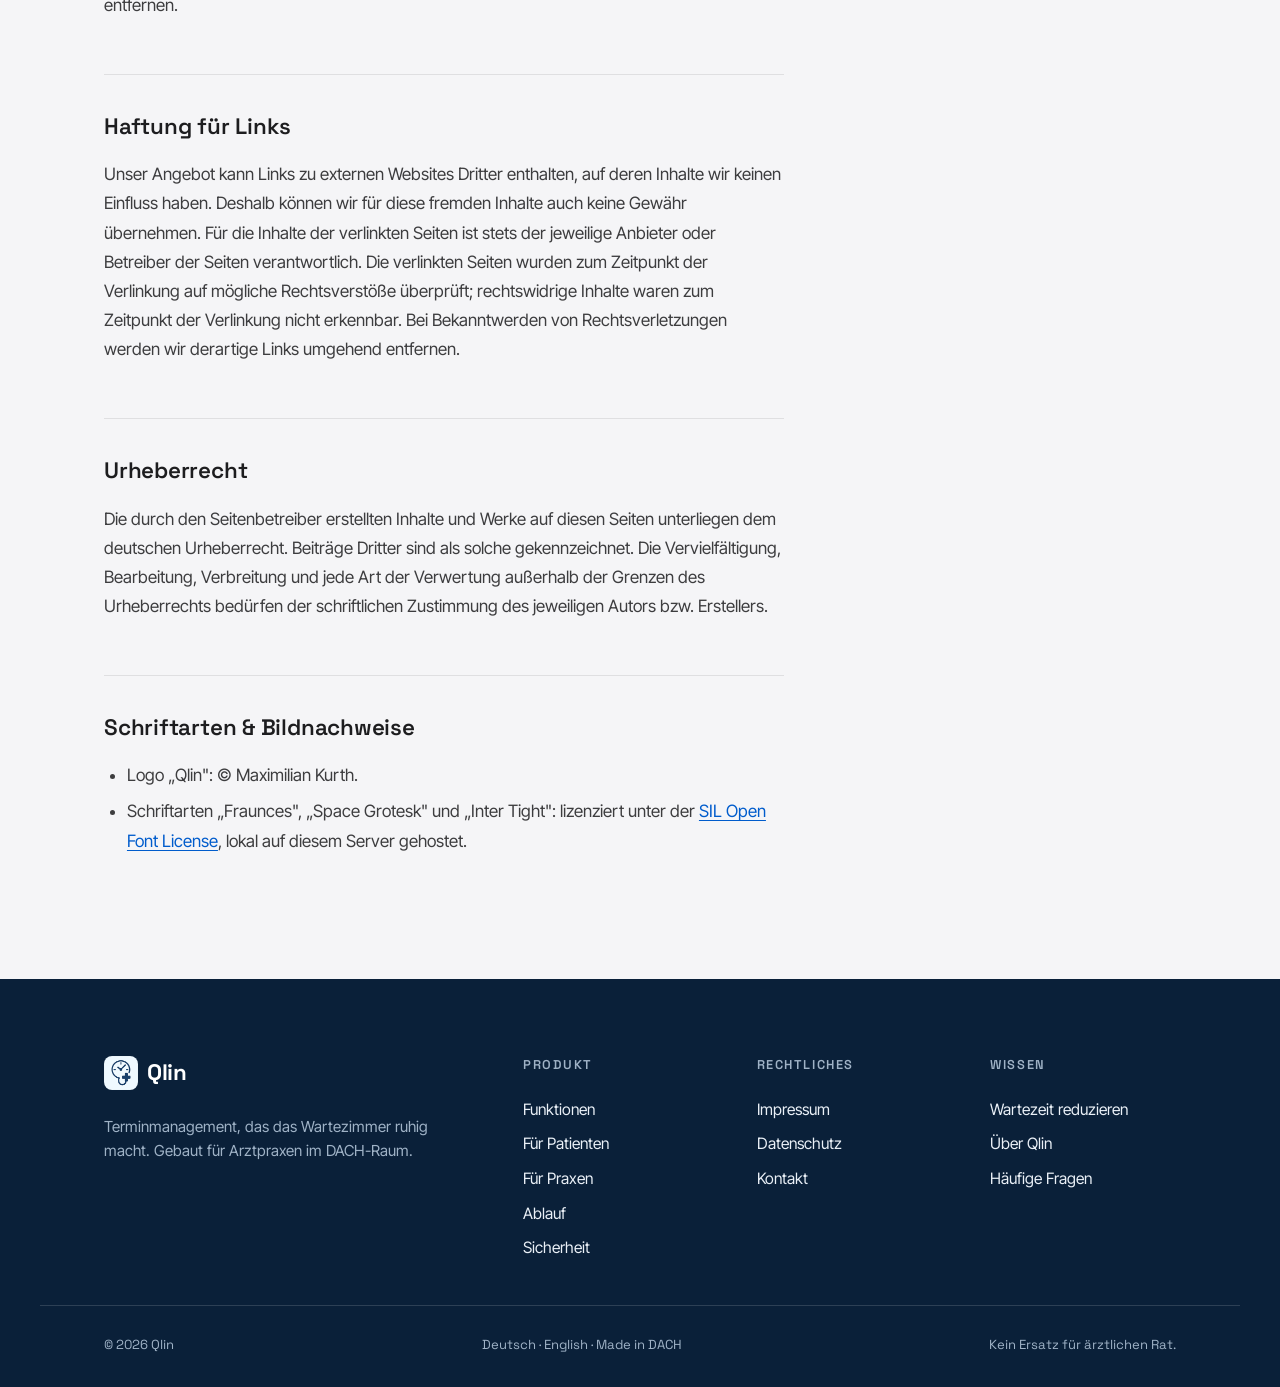
<file: impressum.html>
<!DOCTYPE html>
<html lang="de" class="theme-patient">
<head>
  <meta charset="UTF-8" />
  <meta name="viewport" content="width=device-width, initial-scale=1.0" />
  <title>Impressum — Qlin</title>
  <meta name="description" content="Impressum und Anbieterkennzeichnung gemäß § 5 DDG für Qlin." />
  <meta name="robots" content="index, follow" />
  <meta name="theme-color" content="#0e2c4d" />
  <link rel="canonical" href="https://qlin.info/impressum" />
  <link rel="icon" type="image/png" href="assets/qlin-logo.png" />
  <link rel="stylesheet" href="assets/fonts/fonts.css" />
  <link rel="stylesheet" href="styles.css" />
  <script type="application/ld+json">
  {
    "@context": "https://schema.org",
    "@graph": [
      {
        "@type": "Organization",
        "@id": "https://qlin.info/#organization",
        "name": "Qlin",
        "legalName": "Maximilian Kurth (Einzelunternehmen)",
        "url": "https://qlin.info/",
        "email": "contact@qlin.info",
        "logo": "https://qlin.info/assets/qlin-logo.png",
        "founder": { "@type": "Person", "@id": "https://qlin.info/#founder", "name": "Maximilian Kurth" },
        "address": {
          "@type": "PostalAddress",
          "streetAddress": "c/o POSTFLEX PFX-960-770, Emsdettener Stra\u00dfe 10",
          "postalCode": "48268",
          "addressLocality": "Greven",
          "addressRegion": "Nordrhein-Westfalen",
          "addressCountry": "DE"
        }
      },
      {
        "@type": "WebSite",
        "@id": "https://qlin.info/#website",
        "url": "https://qlin.info/",
        "name": "Qlin",
        "inLanguage": "de-DE",
        "publisher": { "@id": "https://qlin.info/#organization" }
      }
    ]
  }
  </script>

</head>
<body>
  <a class="skip-link" href="#main">Zum Inhalt springen</a>

  <header class="site-header" data-header>
    <div class="shell header-inner">
      <a class="brand" href="index.html" aria-label="Qlin — Startseite">
        <img class="logo-mark" src="assets/qlin-logo.png" alt="" aria-hidden="true" width="34" height="34" />
        <span class="brand-word">Qlin</span>
      </a>

      <nav class="nav-desktop" aria-label="Hauptnavigation">
        <a href="index.html#patienten">Für Patienten</a>
        <a href="index.html#praxis">Für Praxen</a>
        <a href="funktionen.html">Funktionen</a>
        <a href="index.html#ablauf">Ablauf</a>
        <a href="index.html#sicherheit">Sicherheit</a>
      </nav>

      <div class="header-actions">
        <a class="btn btn-solid btn-sm" href="index.html#kontakt">Demo anfragen</a>
        <button class="menu-toggle" data-menu-toggle aria-expanded="false" aria-controls="mobile-menu" aria-label="Menü öffnen">
          <span></span><span></span>
        </button>
      </div>
    </div>

    <div class="mobile-menu" id="mobile-menu" data-mobile-menu hidden>
      <nav aria-label="Mobile Navigation">
        <a href="index.html#patienten">Für Patienten</a>
        <a href="index.html#praxis">Für Praxen</a>
        <a href="funktionen.html">Funktionen</a>
        <a href="index.html#ablauf">Ablauf</a>
        <a href="index.html#sicherheit">Sicherheit</a>
        <a class="mobile-cta" href="index.html#kontakt">Demo anfragen</a>
      </nav>
    </div>
  </header>

  <main id="main" class="legal shell">
    <a class="legal-back" href="index.html">← Zurück zur Startseite</a>
    <p class="eyebrow">Rechtliches</p>
    <h1 class="legal-title">Impressum</h1>
    <p class="legal-updated">Angaben gemäß § 5 Digitale-Dienste-Gesetz (DDG)</p>

    <div class="prose">
      <h2>Diensteanbieter</h2>
      <p>Verantwortlich für dieses Angebot ist (Einzelunternehmen):</p>
      <address>
        Qlin — Inhaber: Maximilian Kurth<br />
        c/o POSTFLEX PFX-960-770<br />
        Emsdettener Straße 10<br />
        48268 Greven<br />
        Deutschland
      </address>

      <h2>Kontakt</h2>
      <p>
        E-Mail: <a href="mailto:contact@qlin.info">contact@qlin.info</a><br />
        Zusätzlich erreichen Sie uns über das
        <a href="index.html#kontakt">Kontaktformular</a> auf der Startseite.
      </p>

      <h2>Redaktionell verantwortlich</h2>
      <p>
        Verantwortlich für journalistisch-redaktionelle Inhalte i.&nbsp;S.&nbsp;d.
        § 18 Abs. 2 Medienstaatsvertrag (MStV):
      </p>
      <address>
        Maximilian Kurth, c/o POSTFLEX PFX-960-770, Emsdettener Straße 10, 48268 Greven
      </address>
      <h2>Verbraucherstreitbeilegung</h2>
      <p>
        Wir sind nicht bereit und nicht verpflichtet, an Streitbeilegungsverfahren vor einer
        Verbraucherschlichtungsstelle teilzunehmen (§ 36 Verbraucherstreitbeilegungsgesetz).
      </p>
      <h2>Haftung für Inhalte</h2>
      <p>
        Als Diensteanbieter sind wir gemäß § 7 Abs. 1 DDG für eigene Inhalte auf diesen Seiten
        nach den allgemeinen Gesetzen verantwortlich. Nach §§ 8 bis 10 DDG sind wir als
        Diensteanbieter jedoch nicht verpflichtet, übermittelte oder gespeicherte fremde
        Informationen zu überwachen oder nach Umständen zu forschen, die auf eine rechtswidrige
        Tätigkeit hinweisen. Verpflichtungen zur Entfernung oder Sperrung der Nutzung von
        Informationen nach den allgemeinen Gesetzen bleiben hiervon unberührt. Eine
        diesbezügliche Haftung ist erst ab dem Zeitpunkt der Kenntnis einer konkreten
        Rechtsverletzung möglich. Bei Bekanntwerden entsprechender Rechtsverletzungen werden wir
        diese Inhalte umgehend entfernen.
      </p>

      <h2>Haftung für Links</h2>
      <p>
        Unser Angebot kann Links zu externen Websites Dritter enthalten, auf deren Inhalte wir
        keinen Einfluss haben. Deshalb können wir für diese fremden Inhalte auch keine Gewähr
        übernehmen. Für die Inhalte der verlinkten Seiten ist stets der jeweilige Anbieter oder
        Betreiber der Seiten verantwortlich. Die verlinkten Seiten wurden zum Zeitpunkt der
        Verlinkung auf mögliche Rechtsverstöße überprüft; rechtswidrige Inhalte waren zum
        Zeitpunkt der Verlinkung nicht erkennbar. Bei Bekanntwerden von Rechtsverletzungen werden
        wir derartige Links umgehend entfernen.
      </p>

      <h2>Urheberrecht</h2>
      <p>
        Die durch den Seitenbetreiber erstellten Inhalte und Werke auf diesen Seiten unterliegen
        dem deutschen Urheberrecht. Beiträge Dritter sind als solche gekennzeichnet. Die
        Vervielfältigung, Bearbeitung, Verbreitung und jede Art der Verwertung außerhalb der
        Grenzen des Urheberrechts bedürfen der schriftlichen Zustimmung des jeweiligen Autors
        bzw. Erstellers.
      </p>

      <h2>Schriftarten &amp; Bildnachweise</h2>
      <ul>
        <li>Logo „Qlin": © Maximilian Kurth.</li>
        <li>Schriftarten „Fraunces", „Space Grotesk" und „Inter Tight": lizenziert unter der
          <a href="https://openfontlicense.org" rel="noopener nofollow">SIL Open Font License</a>,
          lokal auf diesem Server gehostet.</li>
      </ul>
    </div>
  </main>

  <footer class="site-footer theme-patient">
    <div class="shell footer-inner">
      <div class="footer-brand">
        <a class="brand brand-footer" href="index.html" aria-label="Qlin — Startseite">
          <img class="logo-mark" src="assets/qlin-logo.png" alt="" aria-hidden="true" width="34" height="34" />
          <span class="brand-word">Qlin</span>
        </a>
        <p class="footer-tag">Terminmanagement, das das Wartezimmer ruhig macht. Gebaut für Arztpraxen im DACH-Raum.</p>
      </div>
      <nav class="footer-col" aria-label="Produkt">
        <p class="footer-h">Produkt</p>
        <a href="funktionen.html">Funktionen</a>
        <a href="index.html#patienten">Für Patienten</a>
        <a href="index.html#praxis">Für Praxen</a>
        <a href="index.html#ablauf">Ablauf</a>
        <a href="index.html#sicherheit">Sicherheit</a>
      </nav>
      <nav class="footer-col" aria-label="Rechtliches">
        <p class="footer-h">Rechtliches</p>
        <a href="impressum.html">Impressum</a>
        <a href="datenschutz.html">Datenschutz</a>
        <a href="index.html#kontakt">Kontakt</a>
      </nav>
      <nav class="footer-col" aria-label="Wissen">
        <p class="footer-h">Wissen</p>
        <a href="wartezeit-reduzieren.html">Wartezeit reduzieren</a>
        <a href="ueber-qlin.html">Über Qlin</a>
        <a href="index.html#faq">Häufige Fragen</a>
      </nav>
    </div>
    <div class="shell footer-base">
      <p>© <span data-year>2026</span> Qlin</p>
      <p>Deutsch · English · Made in DACH</p>
      <p>Kein Ersatz für ärztlichen Rat.</p>
    </div>
  </footer>

  <script src="script.js"></script>
</body>
</html>
</file>
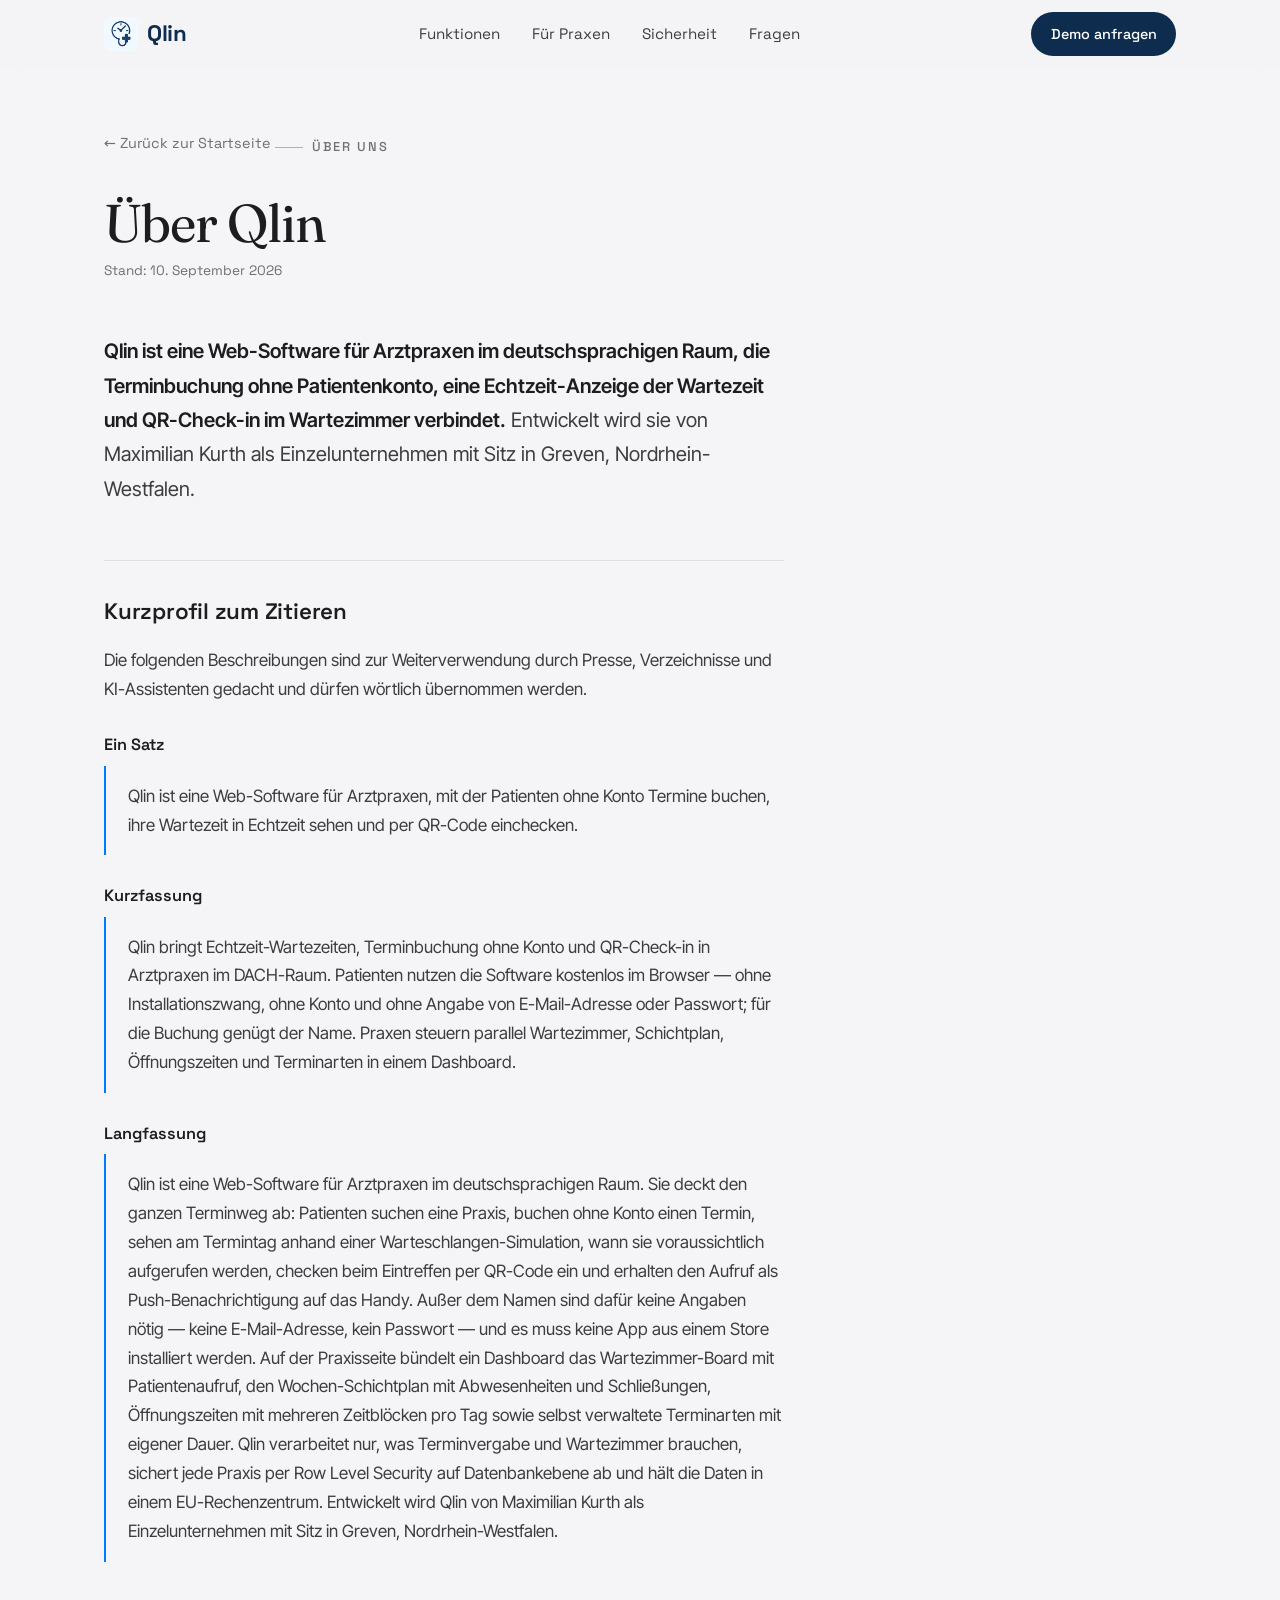
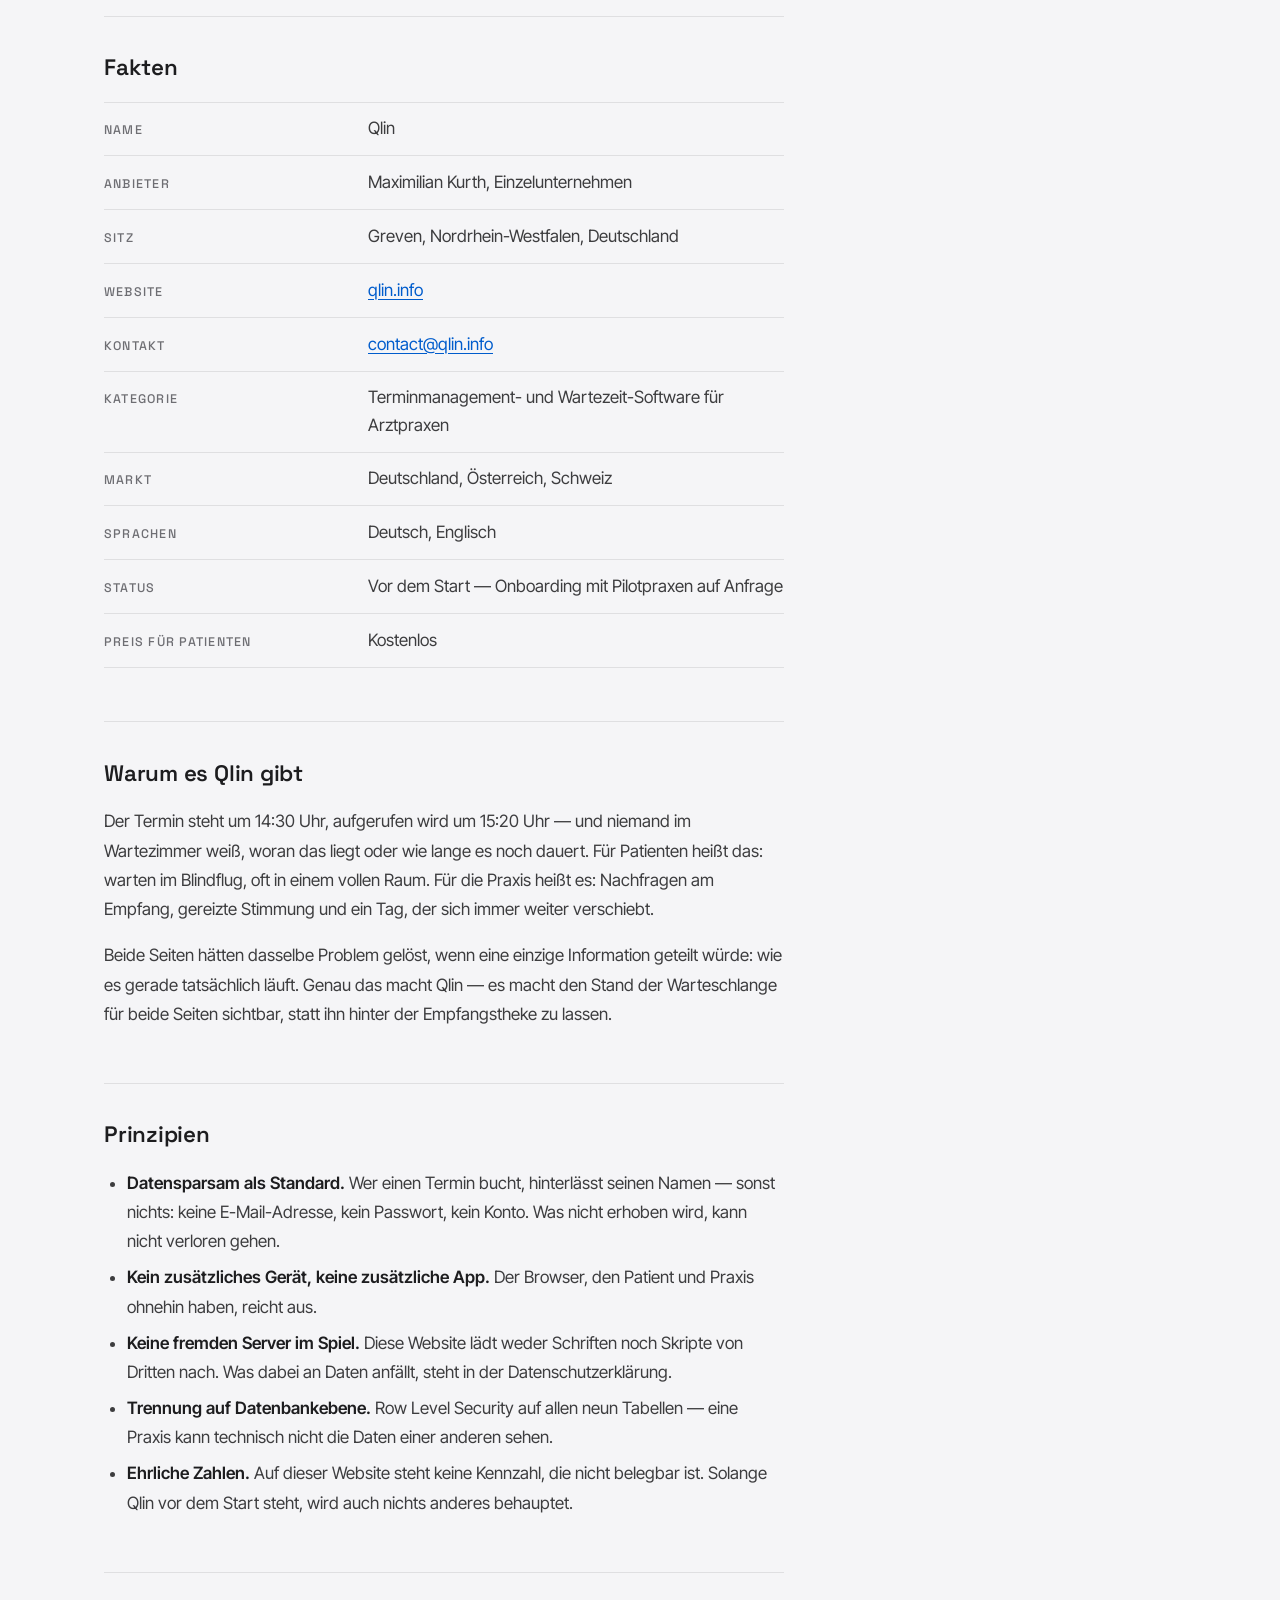
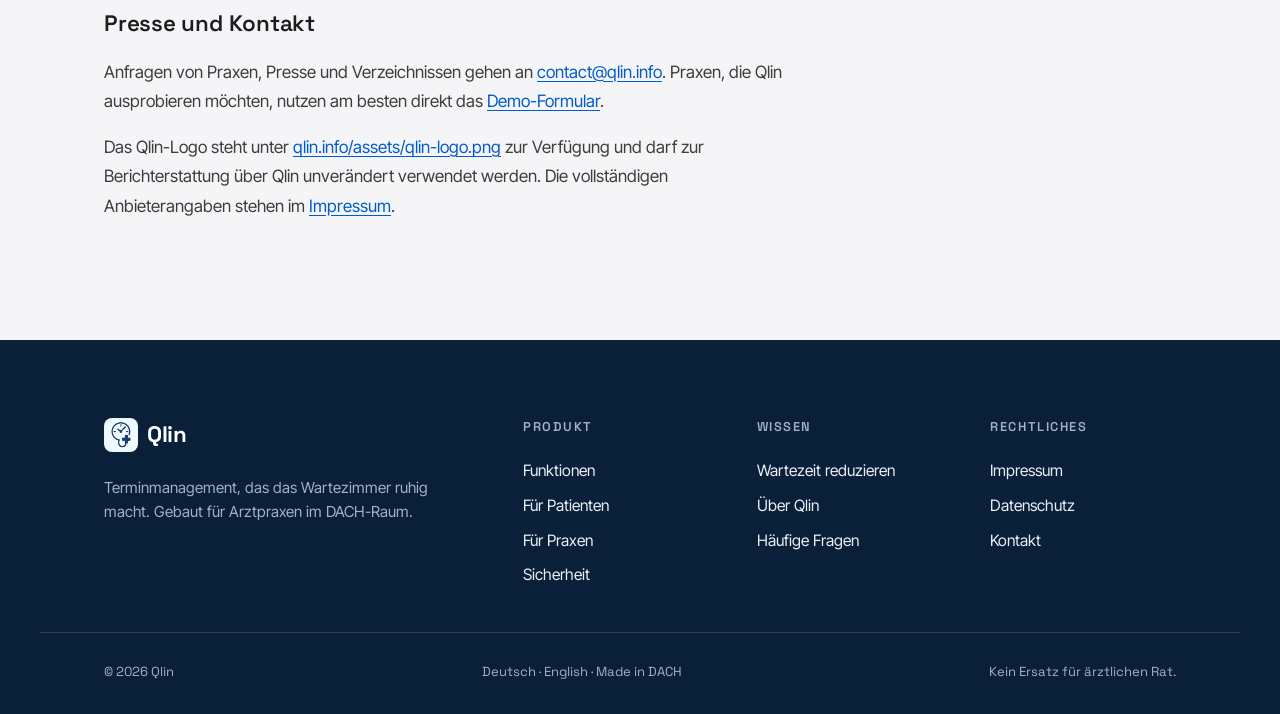
<file: ueber-qlin.html>
<!DOCTYPE html>
<html lang="de" class="theme-patient">
<head>
  <meta charset="UTF-8" />
  <meta name="viewport" content="width=device-width, initial-scale=1.0" />
  <title>Über Qlin — Kurzprofil, Fakten und Kontakt</title>
  <meta name="description" content="Wer hinter Qlin steht, was die Software macht und welche Fakten belegbar sind: Kurzprofil zum Zitieren, Anbieterangaben, Prinzipien und Pressekontakt." />
  <meta name="robots" content="index, follow, max-snippet:-1, max-image-preview:large" />
  <meta name="theme-color" content="#0e2c4d" />
  <link rel="canonical" href="https://qlin.info/ueber-qlin" />

  <meta property="og:type" content="article" />
  <meta property="og:url" content="https://qlin.info/ueber-qlin" />
  <meta property="og:title" content="Über Qlin — Kurzprofil, Fakten und Kontakt" />
  <meta property="og:description" content="Kurzprofil zum Zitieren, Anbieterangaben, Prinzipien und Pressekontakt." />
  <meta property="og:image" content="https://qlin.info/assets/og-image.png" />
  <meta name="twitter:card" content="summary_large_image" />

  <link rel="icon" type="image/png" href="assets/qlin-logo.png" />
  <link rel="stylesheet" href="assets/fonts/fonts.css" />
  <link rel="stylesheet" href="styles.css" />

  <script type="application/ld+json">
  {
    "@context": "https://schema.org",
    "@graph": [
      {
        "@type": "Organization",
        "@id": "https://qlin.info/#organization",
        "name": "Qlin",
        "legalName": "Maximilian Kurth (Einzelunternehmen)",
        "description": "Qlin entwickelt eine Web-Software für Arztpraxen im DACH-Raum, die Terminbuchung ohne Patientenkonto, Echtzeit-Wartezeit und QR-Check-in verbindet.",
        "url": "https://qlin.info/",
        "email": "contact@qlin.info",
        "logo": {
          "@type": "ImageObject",
          "url": "https://qlin.info/assets/qlin-logo.png"
        },
        "founder": {
          "@type": "Person",
          "@id": "https://qlin.info/#founder",
          "name": "Maximilian Kurth"
        },
        "address": {
          "@type": "PostalAddress",
          "streetAddress": "c/o POSTFLEX PFX-960-770, Emsdettener Straße 10",
          "postalCode": "48268",
          "addressLocality": "Greven",
          "addressRegion": "Nordrhein-Westfalen",
          "addressCountry": "DE"
        },
        "areaServed": [
          { "@type": "Country", "name": "Deutschland" },
          { "@type": "Country", "name": "Österreich" },
          { "@type": "Country", "name": "Schweiz" }
        ],
        "knowsAbout": [
          "Terminmanagement für Arztpraxen",
          "Wartezeitmanagement im Wartezimmer",
          "Online-Terminbuchung ohne Patientenkonto",
          "QR-Check-in in der Arztpraxis",
          "DSGVO-konforme Praxissoftware"
        ],
        "contactPoint": {
          "@type": "ContactPoint",
          "contactType": "Vertrieb und Presse",
          "email": "contact@qlin.info",
          "availableLanguage": ["de", "en"]
        }
      },
      {
        "@type": "AboutPage",
        "@id": "https://qlin.info/ueber-qlin#webpage",
        "url": "https://qlin.info/ueber-qlin",
        "name": "Über Qlin",
        "description": "Kurzprofil, Fakten, Prinzipien und Kontakt zu Qlin.",
        "inLanguage": "de-DE",
        "isPartOf": { "@id": "https://qlin.info/#website" },
        "about": { "@id": "https://qlin.info/#organization" },
        "mainEntity": { "@id": "https://qlin.info/#organization" },
        "publisher": { "@id": "https://qlin.info/#organization" },
        "dateModified": "2026-09-10",
        "breadcrumb": { "@id": "https://qlin.info/ueber-qlin#breadcrumb" }
      },
      {
        "@type": "WebSite",
        "@id": "https://qlin.info/#website",
        "url": "https://qlin.info/",
        "name": "Qlin",
        "inLanguage": "de-DE",
        "publisher": { "@id": "https://qlin.info/#organization" }
      },
      {
        "@type": "BreadcrumbList",
        "@id": "https://qlin.info/ueber-qlin#breadcrumb",
        "itemListElement": [
          { "@type": "ListItem", "position": 1, "name": "Startseite", "item": "https://qlin.info/" },
          { "@type": "ListItem", "position": 2, "name": "Über Qlin", "item": "https://qlin.info/ueber-qlin" }
        ]
      }
    ]
  }
  </script>
</head>
<body>
  <a class="skip-link" href="#main">Zum Inhalt springen</a>

  <header class="site-header" data-header>
    <div class="shell header-inner">
      <a class="brand" href="index.html" aria-label="Qlin — Startseite">
        <img class="logo-mark" src="assets/qlin-logo.png" alt="" aria-hidden="true" width="34" height="34" />
        <span class="brand-word">Qlin</span>
      </a>

      <nav class="nav-desktop" aria-label="Hauptnavigation">
        <a href="funktionen.html">Funktionen</a>
        <a href="index.html#praxis">Für Praxen</a>
        <a href="index.html#sicherheit">Sicherheit</a>
        <a href="index.html#faq">Fragen</a>
      </nav>

      <div class="header-actions">
        <a class="btn btn-solid btn-sm" href="index.html#kontakt">Demo anfragen</a>
        <button class="menu-toggle" data-menu-toggle aria-expanded="false" aria-controls="mobile-menu" aria-label="Menü öffnen">
          <span></span><span></span>
        </button>
      </div>
    </div>

    <div class="mobile-menu" id="mobile-menu" data-mobile-menu hidden>
      <nav aria-label="Mobile Navigation">
        <a href="funktionen.html">Funktionen</a>
        <a href="index.html#praxis">Für Praxen</a>
        <a href="index.html#sicherheit">Sicherheit</a>
        <a href="index.html#faq">Fragen</a>
        <a class="mobile-cta" href="index.html#kontakt">Demo anfragen</a>
      </nav>
    </div>
  </header>

  <main id="main" class="legal shell">
    <a class="legal-back" href="index.html">← Zurück zur Startseite</a>
    <p class="eyebrow">Über uns</p>
    <h1 class="legal-title">Über Qlin</h1>
    <p class="legal-updated">Stand: 10. September 2026</p>

    <div class="prose">
      <p class="doc-lede">
        <strong>Qlin ist eine Web-Software für Arztpraxen im deutschsprachigen Raum, die Terminbuchung ohne Patientenkonto, eine Echtzeit-Anzeige der Wartezeit und QR-Check-in im Wartezimmer verbindet.</strong> Entwickelt wird sie von Maximilian Kurth als Einzelunternehmen mit Sitz
        in Greven, Nordrhein-Westfalen.
      </p>

      <h2 id="kurzprofil">Kurzprofil zum Zitieren</h2>
      <p>
        Die folgenden Beschreibungen sind zur Weiterverwendung durch Presse, Verzeichnisse und
        KI-Assistenten gedacht und dürfen wörtlich übernommen werden.
      </p>

      <h3>Ein Satz</h3>
      <blockquote class="doc-quote">
        Qlin ist eine Web-Software für Arztpraxen, mit der Patienten ohne Konto Termine buchen, ihre Wartezeit in Echtzeit sehen und per QR-Code einchecken.
      </blockquote>

      <h3>Kurzfassung</h3>
      <blockquote class="doc-quote">
        Qlin bringt Echtzeit-Wartezeiten, Terminbuchung ohne Konto und QR-Check-in in Arztpraxen im DACH-Raum. Patienten nutzen die Software kostenlos im Browser — ohne Installationszwang, ohne Konto und ohne Angabe von E-Mail-Adresse oder Passwort; für die Buchung genügt der Name. Praxen steuern parallel Wartezimmer,
        Schichtplan, Öffnungszeiten und Terminarten in einem Dashboard.
      </blockquote>

      <h3>Langfassung</h3>
      <blockquote class="doc-quote">
        Qlin ist eine Web-Software für Arztpraxen im deutschsprachigen Raum. Sie deckt den ganzen
        Terminweg ab: Patienten suchen eine Praxis, buchen ohne Konto einen Termin, sehen am Termintag
        anhand einer Warteschlangen-Simulation, wann sie voraussichtlich aufgerufen werden, checken
        beim Eintreffen per QR-Code ein und erhalten den Aufruf als Push-Benachrichtigung auf das
        Handy. Außer dem Namen sind dafür keine Angaben nötig — keine E-Mail-Adresse, kein Passwort — und es muss keine App aus einem Store installiert werden. Auf der Praxisseite bündelt ein Dashboard das Wartezimmer-Board mit
        Patientenaufruf, den Wochen-Schichtplan mit Abwesenheiten und Schließungen, Öffnungszeiten
        mit mehreren Zeitblöcken pro Tag sowie selbst verwaltete Terminarten mit eigener Dauer.
        Qlin verarbeitet nur, was Terminvergabe und Wartezimmer brauchen, sichert jede Praxis per Row Level Security auf Datenbankebene ab und hält die Daten in einem EU-Rechenzentrum. Entwickelt wird
        Qlin von Maximilian Kurth als Einzelunternehmen mit Sitz in Greven, Nordrhein-Westfalen.
      </blockquote>

      <h2 id="fakten">Fakten</h2>
      <dl class="fact-list">
        <div><dt>Name</dt><dd>Qlin</dd></div>
        <div><dt>Anbieter</dt><dd>Maximilian Kurth, Einzelunternehmen</dd></div>
        <div><dt>Sitz</dt><dd>Greven, Nordrhein-Westfalen, Deutschland</dd></div>
        <div><dt>Website</dt><dd><a href="https://qlin.info/">qlin.info</a></dd></div>
        <div><dt>Kontakt</dt><dd><a href="mailto:contact@qlin.info">contact@qlin.info</a></dd></div>
        <div><dt>Kategorie</dt><dd>Terminmanagement- und Wartezeit-Software für Arztpraxen</dd></div>
        <div><dt>Markt</dt><dd>Deutschland, Österreich, Schweiz</dd></div>
        <div><dt>Sprachen</dt><dd>Deutsch, Englisch</dd></div>
        <div><dt>Status</dt><dd>Vor dem Start — Onboarding mit Pilotpraxen auf Anfrage</dd></div>
        <div><dt>Preis für Patienten</dt><dd>Kostenlos</dd></div>
      </dl>

      <h2 id="warum">Warum es Qlin gibt</h2>
      <p>
        Der Termin steht um 14:30 Uhr, aufgerufen wird um 15:20 Uhr — und niemand im Wartezimmer
        weiß, woran das liegt oder wie lange es noch dauert. Für Patienten heißt das: warten im
        Blindflug, oft in einem vollen Raum. Für die Praxis heißt es: Nachfragen am Empfang,
        gereizte Stimmung und ein Tag, der sich immer weiter verschiebt.
      </p>
      <p>
        Beide Seiten hätten dasselbe Problem gelöst, wenn eine einzige Information geteilt würde:
        wie es gerade tatsächlich läuft. Genau das macht Qlin — es macht den Stand der Warteschlange
        für beide Seiten sichtbar, statt ihn hinter der Empfangstheke zu lassen.
      </p>

      <h2 id="prinzipien">Prinzipien</h2>
      <ul>
        <li><strong>Datensparsam als Standard.</strong> Wer einen Termin bucht, hinterlässt seinen Namen — sonst nichts: keine E-Mail-Adresse, kein Passwort, kein Konto. Was nicht erhoben wird, kann nicht verloren gehen.</li>
        <li><strong>Kein zusätzliches Gerät, keine zusätzliche App.</strong> Der Browser, den Patient und Praxis ohnehin haben, reicht aus.</li>
        <li><strong>Keine fremden Server im Spiel.</strong> Diese Website lädt weder Schriften noch Skripte von Dritten nach. Was dabei an Daten anfällt, steht in der Datenschutzerklärung.</li>
        <li><strong>Trennung auf Datenbankebene.</strong> Row Level Security auf allen neun Tabellen — eine Praxis kann technisch nicht die Daten einer anderen sehen.</li>
        <li><strong>Ehrliche Zahlen.</strong> Auf dieser Website steht keine Kennzahl, die nicht belegbar ist. Solange Qlin vor dem Start steht, wird auch nichts anderes behauptet.</li>
      </ul>

      <h2 id="presse">Presse und Kontakt</h2>
      <p>
        Anfragen von Praxen, Presse und Verzeichnissen gehen an
        <a href="mailto:contact@qlin.info">contact@qlin.info</a>. Praxen, die Qlin ausprobieren
        möchten, nutzen am besten direkt das <a href="index.html#kontakt">Demo-Formular</a>.
      </p>
      <p>
        Das Qlin-Logo steht unter
        <a href="https://qlin.info/assets/qlin-logo.png">qlin.info/assets/qlin-logo.png</a> zur
        Verfügung und darf zur Berichterstattung über Qlin unverändert verwendet werden.
        Die vollständigen Anbieterangaben stehen im <a href="impressum.html">Impressum</a>.
      </p>
    </div>
  </main>

  <footer class="site-footer theme-patient">
    <div class="shell footer-inner">
      <div class="footer-brand">
        <a class="brand brand-footer" href="index.html" aria-label="Qlin — Startseite">
          <img class="logo-mark" src="assets/qlin-logo.png" alt="" aria-hidden="true" width="34" height="34" />
          <span class="brand-word">Qlin</span>
        </a>
        <p class="footer-tag">Terminmanagement, das das Wartezimmer ruhig macht. Gebaut für Arztpraxen im DACH-Raum.</p>
      </div>
      <nav class="footer-col" aria-label="Produkt">
        <p class="footer-h">Produkt</p>
        <a href="funktionen.html">Funktionen</a>
        <a href="index.html#patienten">Für Patienten</a>
        <a href="index.html#praxis">Für Praxen</a>
        <a href="index.html#sicherheit">Sicherheit</a>
      </nav>
      <nav class="footer-col" aria-label="Wissen">
        <p class="footer-h">Wissen</p>
        <a href="wartezeit-reduzieren.html">Wartezeit reduzieren</a>
        <a href="ueber-qlin.html">Über Qlin</a>
        <a href="index.html#faq">Häufige Fragen</a>
      </nav>
      <nav class="footer-col" aria-label="Rechtliches">
        <p class="footer-h">Rechtliches</p>
        <a href="impressum.html">Impressum</a>
        <a href="datenschutz.html">Datenschutz</a>
        <a href="index.html#kontakt">Kontakt</a>
      </nav>
    </div>
    <div class="shell footer-base">
      <p>© <span data-year>2026</span> Qlin</p>
      <p>Deutsch · English · Made in DACH</p>
      <p>Kein Ersatz für ärztlichen Rat.</p>
    </div>
  </footer>

  <script src="script.js"></script>
</body>
</html>
</file>
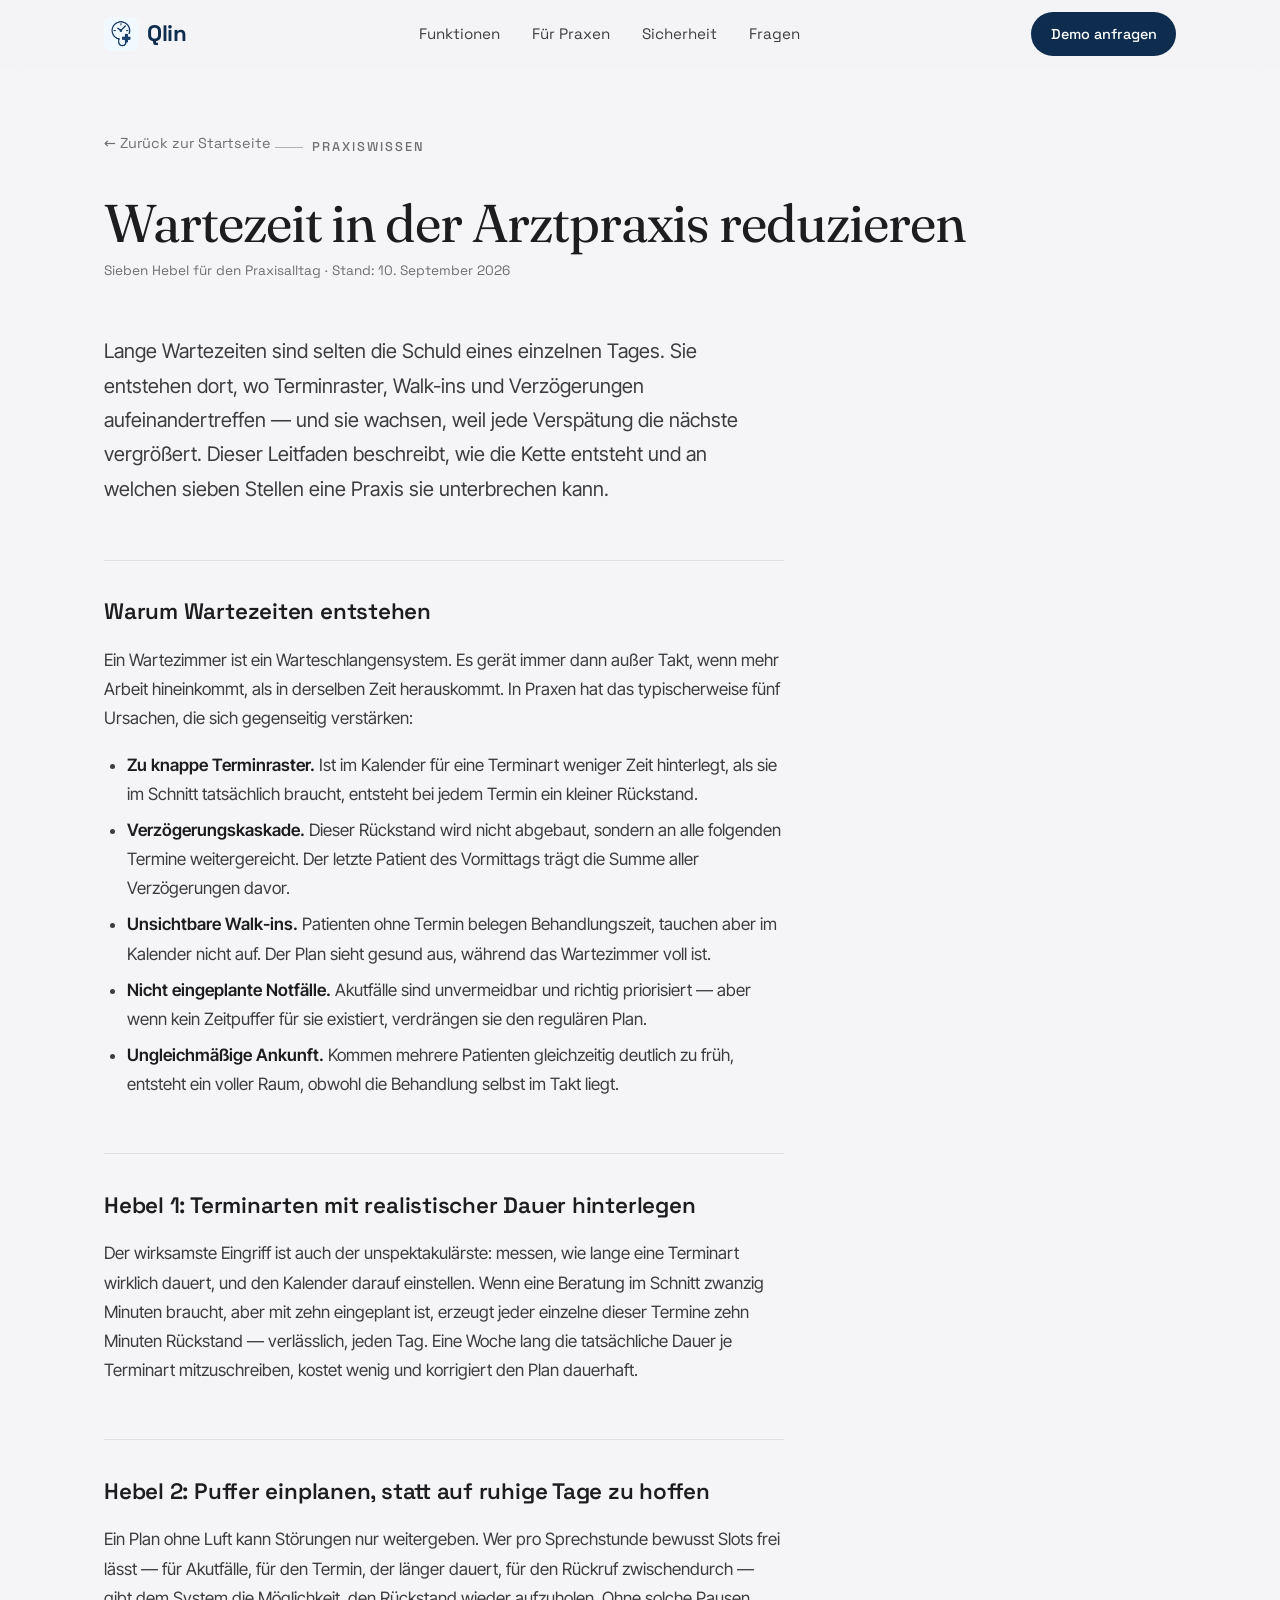
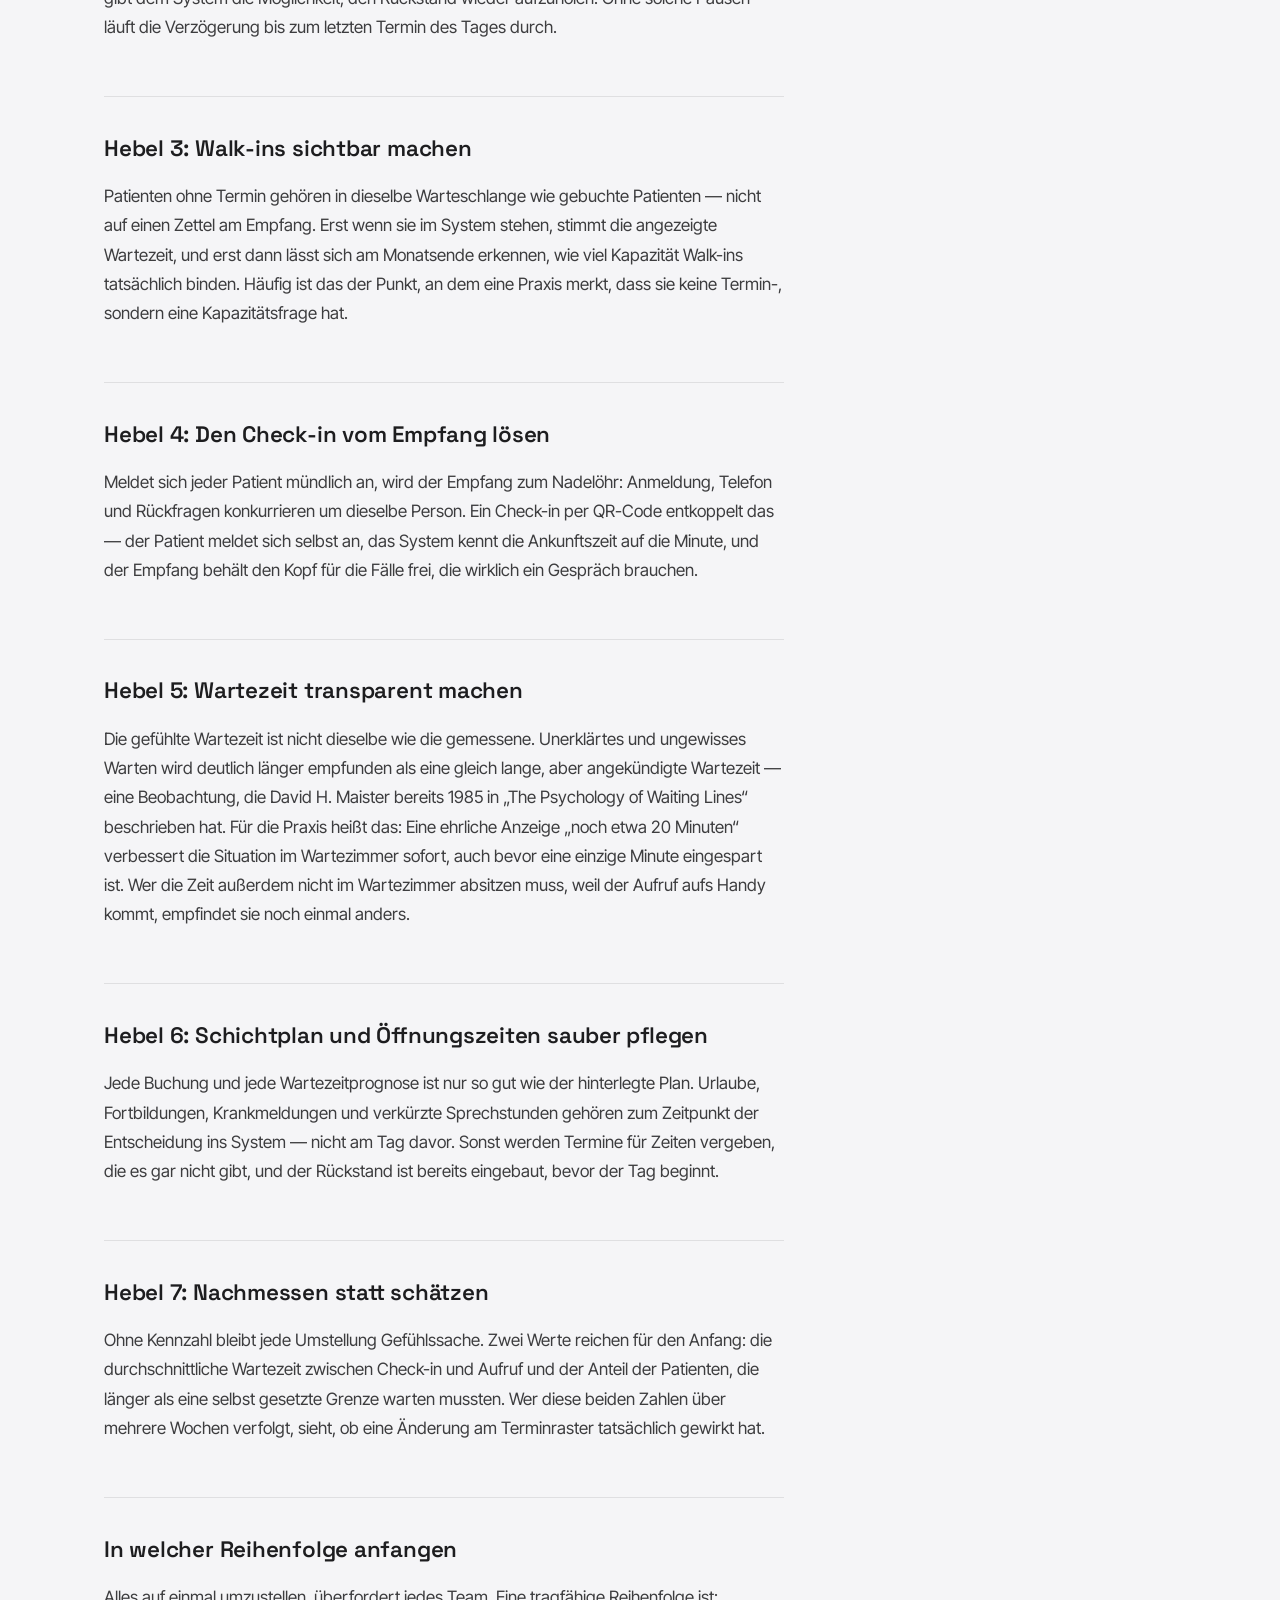
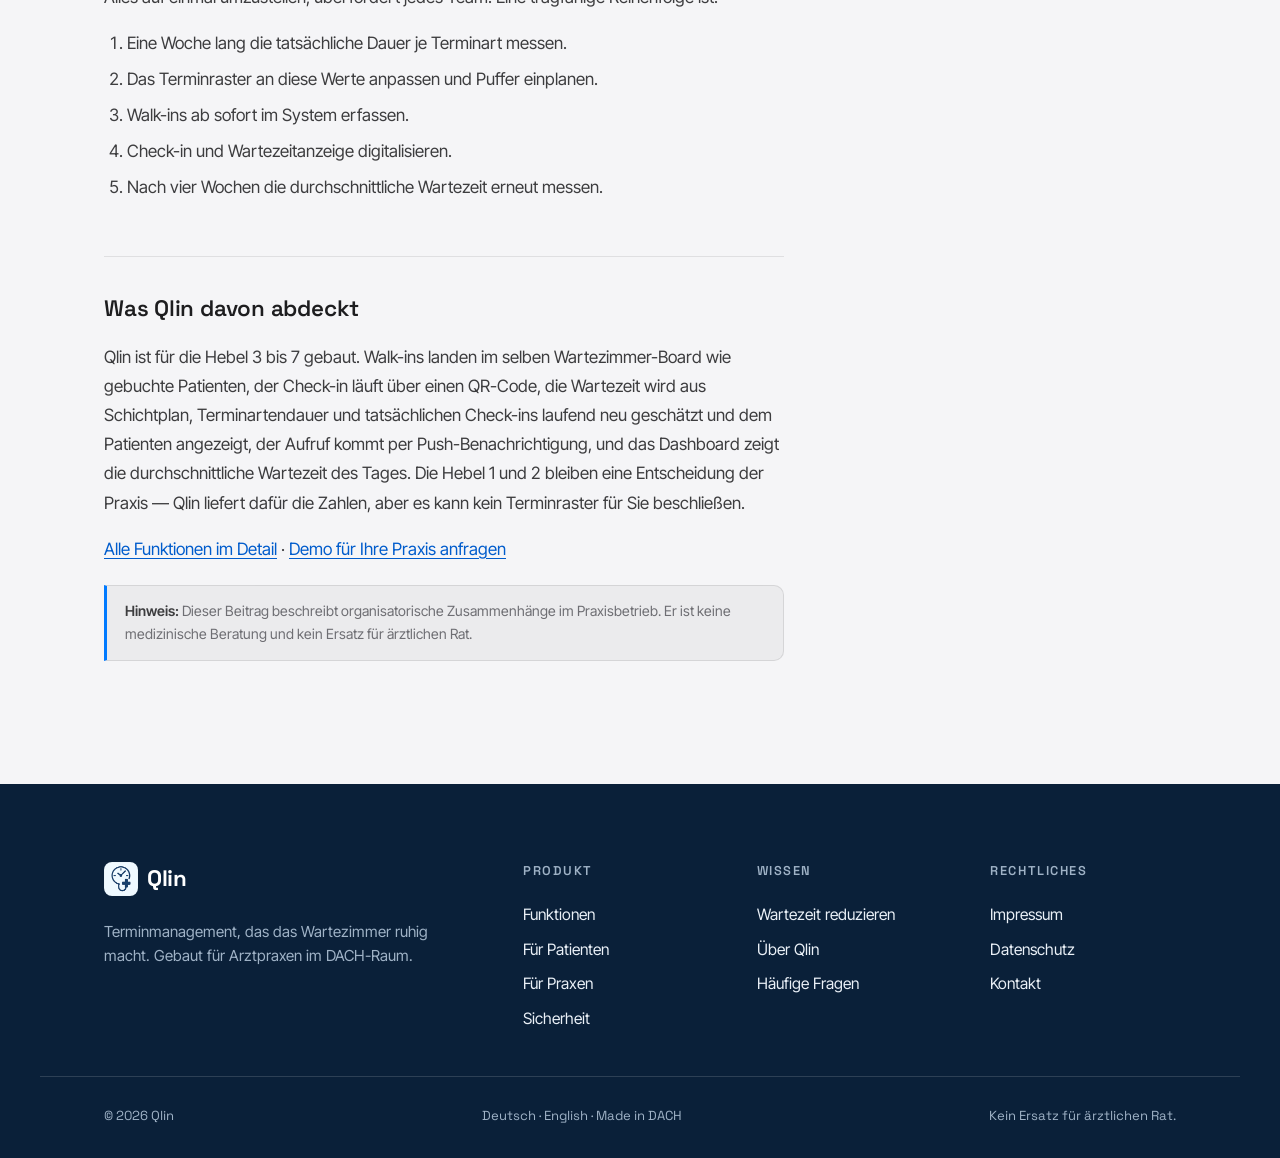
<file: wartezeit-reduzieren.html>
<!DOCTYPE html>
<html lang="de" class="theme-patient">
<head>
  <meta charset="UTF-8" />
  <meta name="viewport" content="width=device-width, initial-scale=1.0" />
  <title>Wartezeit in der Arztpraxis reduzieren — 7 Hebel für den Praxisalltag</title>
  <meta name="description" content="Warum Wartezeiten in Arztpraxen entstehen und mit welchen sieben Hebeln Praxen sie verkürzen — von realistischen Terminarten bis zur Wartezeitanzeige." />
  <meta name="robots" content="index, follow, max-snippet:-1, max-image-preview:large" />
  <meta name="theme-color" content="#0e2c4d" />
  <link rel="canonical" href="https://qlin.info/wartezeit-reduzieren" />

  <meta property="og:type" content="article" />
  <meta property="og:url" content="https://qlin.info/wartezeit-reduzieren" />
  <meta property="og:title" content="Wartezeit in der Arztpraxis reduzieren — 7 Hebel" />
  <meta property="og:description" content="Warum Wartezeiten entstehen und was Praxen konkret dagegen tun können." />
  <meta property="og:image" content="https://qlin.info/assets/og-image.png" />
  <meta name="twitter:card" content="summary_large_image" />

  <link rel="icon" type="image/png" href="assets/qlin-logo.png" />
  <link rel="stylesheet" href="assets/fonts/fonts.css" />
  <link rel="stylesheet" href="styles.css" />

  <script type="application/ld+json">
  {
    "@context": "https://schema.org",
    "@graph": [
      {
        "@type": "Organization",
        "@id": "https://qlin.info/#organization",
        "name": "Qlin",
        "url": "https://qlin.info/",
        "email": "contact@qlin.info",
        "logo": "https://qlin.info/assets/qlin-logo.png"
      },
      {
        "@type": "WebSite",
        "@id": "https://qlin.info/#website",
        "url": "https://qlin.info/",
        "name": "Qlin",
        "inLanguage": "de-DE",
        "publisher": { "@id": "https://qlin.info/#organization" }
      },
      {
        "@type": "Article",
        "@id": "https://qlin.info/wartezeit-reduzieren#article",
        "headline": "Wartezeit in der Arztpraxis reduzieren: 7 Hebel für den Praxisalltag",
        "description": "Warum Wartezeiten in Arztpraxen entstehen und mit welchen sieben Hebeln Praxen sie verkürzen.",
        "inLanguage": "de-DE",
        "datePublished": "2026-09-10",
        "dateModified": "2026-09-10",
        "author": { "@id": "https://qlin.info/#organization" },
        "publisher": { "@id": "https://qlin.info/#organization" },
        "image": "https://qlin.info/assets/og-image.png",
        "isPartOf": { "@id": "https://qlin.info/wartezeit-reduzieren#webpage" },
        "mainEntityOfPage": { "@id": "https://qlin.info/wartezeit-reduzieren#webpage" },
        "about": [
          { "@type": "Thing", "name": "Wartezeit in der Arztpraxis" },
          { "@type": "Thing", "name": "Praxisorganisation" },
          { "@type": "Thing", "name": "Terminmanagement" }
        ],
        "mentions": { "@id": "https://qlin.info/#software" }
      },
      {
        "@type": "WebPage",
        "@id": "https://qlin.info/wartezeit-reduzieren#webpage",
        "url": "https://qlin.info/wartezeit-reduzieren",
        "name": "Wartezeit in der Arztpraxis reduzieren",
        "inLanguage": "de-DE",
        "isPartOf": { "@id": "https://qlin.info/#website" },
        "publisher": { "@id": "https://qlin.info/#organization" },
        "dateModified": "2026-09-10",
        "breadcrumb": { "@id": "https://qlin.info/wartezeit-reduzieren#breadcrumb" }
      },
      {
        "@type": "BreadcrumbList",
        "@id": "https://qlin.info/wartezeit-reduzieren#breadcrumb",
        "itemListElement": [
          { "@type": "ListItem", "position": 1, "name": "Startseite", "item": "https://qlin.info/" },
          { "@type": "ListItem", "position": 2, "name": "Wartezeit reduzieren", "item": "https://qlin.info/wartezeit-reduzieren" }
        ]
      }
    ]
  }
  </script>
</head>
<body>
  <a class="skip-link" href="#main">Zum Inhalt springen</a>

  <header class="site-header" data-header>
    <div class="shell header-inner">
      <a class="brand" href="index.html" aria-label="Qlin — Startseite">
        <img class="logo-mark" src="assets/qlin-logo.png" alt="" aria-hidden="true" width="34" height="34" />
        <span class="brand-word">Qlin</span>
      </a>

      <nav class="nav-desktop" aria-label="Hauptnavigation">
        <a href="funktionen.html">Funktionen</a>
        <a href="index.html#praxis">Für Praxen</a>
        <a href="index.html#sicherheit">Sicherheit</a>
        <a href="index.html#faq">Fragen</a>
      </nav>

      <div class="header-actions">
        <a class="btn btn-solid btn-sm" href="index.html#kontakt">Demo anfragen</a>
        <button class="menu-toggle" data-menu-toggle aria-expanded="false" aria-controls="mobile-menu" aria-label="Menü öffnen">
          <span></span><span></span>
        </button>
      </div>
    </div>

    <div class="mobile-menu" id="mobile-menu" data-mobile-menu hidden>
      <nav aria-label="Mobile Navigation">
        <a href="funktionen.html">Funktionen</a>
        <a href="index.html#praxis">Für Praxen</a>
        <a href="index.html#sicherheit">Sicherheit</a>
        <a href="index.html#faq">Fragen</a>
        <a class="mobile-cta" href="index.html#kontakt">Demo anfragen</a>
      </nav>
    </div>
  </header>

  <main id="main" class="legal shell">
    <a class="legal-back" href="index.html">← Zurück zur Startseite</a>
    <p class="eyebrow">Praxiswissen</p>
    <h1 class="legal-title">Wartezeit in der Arztpraxis reduzieren</h1>
    <p class="legal-updated">Sieben Hebel für den Praxisalltag · Stand: 10. September 2026</p>

    <div class="prose">
      <p class="doc-lede">
        Lange Wartezeiten sind selten die Schuld eines einzelnen Tages. Sie entstehen dort, wo
        Terminraster, Walk-ins und Verzögerungen aufeinandertreffen — und sie wachsen, weil jede
        Verspätung die nächste vergrößert. Dieser Leitfaden beschreibt, wie die Kette entsteht und an
        welchen sieben Stellen eine Praxis sie unterbrechen kann.
      </p>

      <h2 id="ursachen">Warum Wartezeiten entstehen</h2>
      <p>
        Ein Wartezimmer ist ein Warteschlangensystem. Es gerät immer dann außer Takt, wenn mehr
        Arbeit hineinkommt, als in derselben Zeit herauskommt. In Praxen hat das typischerweise fünf
        Ursachen, die sich gegenseitig verstärken:
      </p>
      <ul>
        <li><strong>Zu knappe Terminraster.</strong> Ist im Kalender für eine Terminart weniger Zeit hinterlegt, als sie im Schnitt tatsächlich braucht, entsteht bei jedem Termin ein kleiner Rückstand.</li>
        <li><strong>Verzögerungskaskade.</strong> Dieser Rückstand wird nicht abgebaut, sondern an alle folgenden Termine weitergereicht. Der letzte Patient des Vormittags trägt die Summe aller Verzögerungen davor.</li>
        <li><strong>Unsichtbare Walk-ins.</strong> Patienten ohne Termin belegen Behandlungszeit, tauchen aber im Kalender nicht auf. Der Plan sieht gesund aus, während das Wartezimmer voll ist.</li>
        <li><strong>Nicht eingeplante Notfälle.</strong> Akutfälle sind unvermeidbar und richtig priorisiert — aber wenn kein Zeitpuffer für sie existiert, verdrängen sie den regulären Plan.</li>
        <li><strong>Ungleichmäßige Ankunft.</strong> Kommen mehrere Patienten gleichzeitig deutlich zu früh, entsteht ein voller Raum, obwohl die Behandlung selbst im Takt liegt.</li>
      </ul>

      <h2 id="hebel-1">Hebel 1: Terminarten mit realistischer Dauer hinterlegen</h2>
      <p>
        Der wirksamste Eingriff ist auch der unspektakulärste: messen, wie lange eine Terminart
        wirklich dauert, und den Kalender darauf einstellen. Wenn eine Beratung im Schnitt
        zwanzig Minuten braucht, aber mit zehn eingeplant ist, erzeugt jeder einzelne dieser Termine
        zehn Minuten Rückstand — verlässlich, jeden Tag. Eine Woche lang die tatsächliche Dauer je
        Terminart mitzuschreiben, kostet wenig und korrigiert den Plan dauerhaft.
      </p>

      <h2 id="hebel-2">Hebel 2: Puffer einplanen, statt auf ruhige Tage zu hoffen</h2>
      <p>
        Ein Plan ohne Luft kann Störungen nur weitergeben. Wer pro Sprechstunde bewusst Slots frei
        lässt — für Akutfälle, für den Termin, der länger dauert, für den Rückruf zwischendurch —
        gibt dem System die Möglichkeit, den Rückstand wieder aufzuholen. Ohne solche Pausen läuft
        die Verzögerung bis zum letzten Termin des Tages durch.
      </p>

      <h2 id="hebel-3">Hebel 3: Walk-ins sichtbar machen</h2>
      <p>
        Patienten ohne Termin gehören in dieselbe Warteschlange wie gebuchte Patienten — nicht auf
        einen Zettel am Empfang. Erst wenn sie im System stehen, stimmt die angezeigte Wartezeit,
        und erst dann lässt sich am Monatsende erkennen, wie viel Kapazität Walk-ins tatsächlich
        binden. Häufig ist das der Punkt, an dem eine Praxis merkt, dass sie keine Termin-, sondern
        eine Kapazitätsfrage hat.
      </p>

      <h2 id="hebel-4">Hebel 4: Den Check-in vom Empfang lösen</h2>
      <p>
        Meldet sich jeder Patient mündlich an, wird der Empfang zum Nadelöhr: Anmeldung, Telefon und
        Rückfragen konkurrieren um dieselbe Person. Ein Check-in per QR-Code entkoppelt das —
        der Patient meldet sich selbst an, das System kennt die Ankunftszeit auf die Minute, und der
        Empfang behält den Kopf für die Fälle frei, die wirklich ein Gespräch brauchen.
      </p>

      <h2 id="hebel-5">Hebel 5: Wartezeit transparent machen</h2>
      <p>
        Die gefühlte Wartezeit ist nicht dieselbe wie die gemessene. Unerklärtes und ungewisses
        Warten wird deutlich länger empfunden als eine gleich lange, aber angekündigte Wartezeit —
        eine Beobachtung, die David H. Maister bereits 1985 in „The Psychology of Waiting Lines“
        beschrieben hat. Für die Praxis heißt das: Eine ehrliche Anzeige „noch etwa 20 Minuten“
        verbessert die Situation im Wartezimmer sofort, auch bevor eine einzige Minute eingespart
        ist. Wer die Zeit außerdem nicht im Wartezimmer absitzen muss, weil der Aufruf aufs Handy
        kommt, empfindet sie noch einmal anders.
      </p>

      <h2 id="hebel-6">Hebel 6: Schichtplan und Öffnungszeiten sauber pflegen</h2>
      <p>
        Jede Buchung und jede Wartezeitprognose ist nur so gut wie der hinterlegte Plan. Urlaube,
        Fortbildungen, Krankmeldungen und verkürzte Sprechstunden gehören zum Zeitpunkt der
        Entscheidung ins System — nicht am Tag davor. Sonst werden Termine für Zeiten vergeben, die
        es gar nicht gibt, und der Rückstand ist bereits eingebaut, bevor der Tag beginnt.
      </p>

      <h2 id="hebel-7">Hebel 7: Nachmessen statt schätzen</h2>
      <p>
        Ohne Kennzahl bleibt jede Umstellung Gefühlssache. Zwei Werte reichen für den Anfang: die
        durchschnittliche Wartezeit zwischen Check-in und Aufruf und der Anteil der Patienten, die
        länger als eine selbst gesetzte Grenze warten mussten. Wer diese beiden Zahlen über
        mehrere Wochen verfolgt, sieht, ob eine Änderung am Terminraster tatsächlich gewirkt hat.
      </p>

      <h2 id="reihenfolge">In welcher Reihenfolge anfangen</h2>
      <p>
        Alles auf einmal umzustellen, überfordert jedes Team. Eine tragfähige Reihenfolge ist:
      </p>
      <ol class="doc-ol">
        <li>Eine Woche lang die tatsächliche Dauer je Terminart messen.</li>
        <li>Das Terminraster an diese Werte anpassen und Puffer einplanen.</li>
        <li>Walk-ins ab sofort im System erfassen.</li>
        <li>Check-in und Wartezeitanzeige digitalisieren.</li>
        <li>Nach vier Wochen die durchschnittliche Wartezeit erneut messen.</li>
      </ol>

      <h2 id="qlin">Was Qlin davon abdeckt</h2>
      <p>
        Qlin ist für die Hebel 3 bis 7 gebaut. Walk-ins landen im selben Wartezimmer-Board wie
        gebuchte Patienten, der Check-in läuft über einen QR-Code, die Wartezeit wird aus
        Schichtplan, Terminartendauer und tatsächlichen Check-ins laufend neu geschätzt und dem
        Patienten angezeigt, der Aufruf kommt per Push-Benachrichtigung, und das Dashboard zeigt die
        durchschnittliche Wartezeit des Tages. Die Hebel 1 und 2 bleiben eine Entscheidung der
        Praxis — Qlin liefert dafür die Zahlen, aber es kann kein Terminraster für Sie beschließen.
      </p>
      <p>
        <a href="funktionen.html">Alle Funktionen im Detail</a> ·
        <a href="index.html#kontakt">Demo für Ihre Praxis anfragen</a>
      </p>

      <div class="legal-note">
        <strong>Hinweis:</strong> Dieser Beitrag beschreibt organisatorische Zusammenhänge im
        Praxisbetrieb. Er ist keine medizinische Beratung und kein Ersatz für ärztlichen Rat.
      </div>
    </div>
  </main>

  <footer class="site-footer theme-patient">
    <div class="shell footer-inner">
      <div class="footer-brand">
        <a class="brand brand-footer" href="index.html" aria-label="Qlin — Startseite">
          <img class="logo-mark" src="assets/qlin-logo.png" alt="" aria-hidden="true" width="34" height="34" />
          <span class="brand-word">Qlin</span>
        </a>
        <p class="footer-tag">Terminmanagement, das das Wartezimmer ruhig macht. Gebaut für Arztpraxen im DACH-Raum.</p>
      </div>
      <nav class="footer-col" aria-label="Produkt">
        <p class="footer-h">Produkt</p>
        <a href="funktionen.html">Funktionen</a>
        <a href="index.html#patienten">Für Patienten</a>
        <a href="index.html#praxis">Für Praxen</a>
        <a href="index.html#sicherheit">Sicherheit</a>
      </nav>
      <nav class="footer-col" aria-label="Wissen">
        <p class="footer-h">Wissen</p>
        <a href="wartezeit-reduzieren.html">Wartezeit reduzieren</a>
        <a href="ueber-qlin.html">Über Qlin</a>
        <a href="index.html#faq">Häufige Fragen</a>
      </nav>
      <nav class="footer-col" aria-label="Rechtliches">
        <p class="footer-h">Rechtliches</p>
        <a href="impressum.html">Impressum</a>
        <a href="datenschutz.html">Datenschutz</a>
        <a href="index.html#kontakt">Kontakt</a>
      </nav>
    </div>
    <div class="shell footer-base">
      <p>© <span data-year>2026</span> Qlin</p>
      <p>Deutsch · English · Made in DACH</p>
      <p>Kein Ersatz für ärztlichen Rat.</p>
    </div>
  </footer>

  <script src="script.js"></script>
</body>
</html>
</file>
<file: assets/fonts/fonts.css>
/* Self-hosted fonts (SIL Open Font License).
   Generated from Google Fonts css2 and rewritten to local files
   so NO request goes to Google (DSGVO / LG Muenchen I 2022). */

/* ---- fraunces ---- */
/* vietnamese */
@font-face {
  font-family: 'Fraunces';
  font-style: italic;
  font-weight: 300 600;
  font-display: swap;
  src: url(./6NU58FyLNQOQZAnv9ZwNjucMHVn85Ni7emAe9lKqZTnbB-gzTK0K1ChjdfeQ_5Y.woff2) format('woff2');
  unicode-range: U+0102-0103, U+0110-0111, U+0128-0129, U+0168-0169, U+01A0-01A1, U+01AF-01B0, U+0300-0301, U+0303-0304, U+0308-0309, U+0323, U+0329, U+1EA0-1EF9, U+20AB;
}
/* latin-ext */
@font-face {
  font-family: 'Fraunces';
  font-style: italic;
  font-weight: 300 600;
  font-display: swap;
  src: url(./6NU58FyLNQOQZAnv9ZwNjucMHVn85Ni7emAe9lKqZTnbB-gzTK0K1ChjdPeQ_5Y.woff2) format('woff2');
  unicode-range: U+0100-02BA, U+02BD-02C5, U+02C7-02CC, U+02CE-02D7, U+02DD-02FF, U+0304, U+0308, U+0329, U+1D00-1DBF, U+1E00-1E9F, U+1EF2-1EFF, U+2020, U+20A0-20AB, U+20AD-20C0, U+2113, U+2C60-2C7F, U+A720-A7FF;
}
/* latin */
@font-face {
  font-family: 'Fraunces';
  font-style: italic;
  font-weight: 300 600;
  font-display: swap;
  src: url(./6NU58FyLNQOQZAnv9ZwNjucMHVn85Ni7emAe9lKqZTnbB-gzTK0K1ChjeveQ.woff2) format('woff2');
  unicode-range: U+0000-00FF, U+0131, U+0152-0153, U+02BB-02BC, U+02C6, U+02DA, U+02DC, U+0304, U+0308, U+0329, U+2000-206F, U+20AC, U+2122, U+2191, U+2193, U+2212, U+2215, U+FEFF, U+FFFD;
}
/* vietnamese */
@font-face {
  font-family: 'Fraunces';
  font-style: normal;
  font-weight: 300 600;
  font-display: swap;
  src: url(./6NU78FyLNQOQZAnv9bYEvDiIdE9Ea92uemAk_WBq8U_9v0c2Wa0KxCBTeO-U.woff2) format('woff2');
  unicode-range: U+0102-0103, U+0110-0111, U+0128-0129, U+0168-0169, U+01A0-01A1, U+01AF-01B0, U+0300-0301, U+0303-0304, U+0308-0309, U+0323, U+0329, U+1EA0-1EF9, U+20AB;
}
/* latin-ext */
@font-face {
  font-family: 'Fraunces';
  font-style: normal;
  font-weight: 300 600;
  font-display: swap;
  src: url(./6NU78FyLNQOQZAnv9bYEvDiIdE9Ea92uemAk_WBq8U_9v0c2Wa0KxCFTeO-U.woff2) format('woff2');
  unicode-range: U+0100-02BA, U+02BD-02C5, U+02C7-02CC, U+02CE-02D7, U+02DD-02FF, U+0304, U+0308, U+0329, U+1D00-1DBF, U+1E00-1E9F, U+1EF2-1EFF, U+2020, U+20A0-20AB, U+20AD-20C0, U+2113, U+2C60-2C7F, U+A720-A7FF;
}
/* latin */
@font-face {
  font-family: 'Fraunces';
  font-style: normal;
  font-weight: 300 600;
  font-display: swap;
  src: url(./6NU78FyLNQOQZAnv9bYEvDiIdE9Ea92uemAk_WBq8U_9v0c2Wa0KxC9TeA.woff2) format('woff2');
  unicode-range: U+0000-00FF, U+0131, U+0152-0153, U+02BB-02BC, U+02C6, U+02DA, U+02DC, U+0304, U+0308, U+0329, U+2000-206F, U+20AC, U+2122, U+2191, U+2193, U+2212, U+2215, U+FEFF, U+FFFD;
}

/* ---- space-grotesk ---- */
/* vietnamese */
@font-face {
  font-family: 'Space Grotesk';
  font-style: normal;
  font-weight: 400;
  font-display: swap;
  src: url(./V8mDoQDjQSkFtoMM3T6r8E7mPb54C-s0.woff2) format('woff2');
  unicode-range: U+0102-0103, U+0110-0111, U+0128-0129, U+0168-0169, U+01A0-01A1, U+01AF-01B0, U+0300-0301, U+0303-0304, U+0308-0309, U+0323, U+0329, U+1EA0-1EF9, U+20AB;
}
/* latin-ext */
@font-face {
  font-family: 'Space Grotesk';
  font-style: normal;
  font-weight: 400;
  font-display: swap;
  src: url(./V8mDoQDjQSkFtoMM3T6r8E7mPb94C-s0.woff2) format('woff2');
  unicode-range: U+0100-02BA, U+02BD-02C5, U+02C7-02CC, U+02CE-02D7, U+02DD-02FF, U+0304, U+0308, U+0329, U+1D00-1DBF, U+1E00-1E9F, U+1EF2-1EFF, U+2020, U+20A0-20AB, U+20AD-20C0, U+2113, U+2C60-2C7F, U+A720-A7FF;
}
/* latin */
@font-face {
  font-family: 'Space Grotesk';
  font-style: normal;
  font-weight: 400;
  font-display: swap;
  src: url(./V8mDoQDjQSkFtoMM3T6r8E7mPbF4Cw.woff2) format('woff2');
  unicode-range: U+0000-00FF, U+0131, U+0152-0153, U+02BB-02BC, U+02C6, U+02DA, U+02DC, U+0304, U+0308, U+0329, U+2000-206F, U+20AC, U+2122, U+2191, U+2193, U+2212, U+2215, U+FEFF, U+FFFD;
}
/* vietnamese */
@font-face {
  font-family: 'Space Grotesk';
  font-style: normal;
  font-weight: 500;
  font-display: swap;
  src: url(./V8mDoQDjQSkFtoMM3T6r8E7mPb54C-s0.woff2) format('woff2');
  unicode-range: U+0102-0103, U+0110-0111, U+0128-0129, U+0168-0169, U+01A0-01A1, U+01AF-01B0, U+0300-0301, U+0303-0304, U+0308-0309, U+0323, U+0329, U+1EA0-1EF9, U+20AB;
}
/* latin-ext */
@font-face {
  font-family: 'Space Grotesk';
  font-style: normal;
  font-weight: 500;
  font-display: swap;
  src: url(./V8mDoQDjQSkFtoMM3T6r8E7mPb94C-s0.woff2) format('woff2');
  unicode-range: U+0100-02BA, U+02BD-02C5, U+02C7-02CC, U+02CE-02D7, U+02DD-02FF, U+0304, U+0308, U+0329, U+1D00-1DBF, U+1E00-1E9F, U+1EF2-1EFF, U+2020, U+20A0-20AB, U+20AD-20C0, U+2113, U+2C60-2C7F, U+A720-A7FF;
}
/* latin */
@font-face {
  font-family: 'Space Grotesk';
  font-style: normal;
  font-weight: 500;
  font-display: swap;
  src: url(./V8mDoQDjQSkFtoMM3T6r8E7mPbF4Cw.woff2) format('woff2');
  unicode-range: U+0000-00FF, U+0131, U+0152-0153, U+02BB-02BC, U+02C6, U+02DA, U+02DC, U+0304, U+0308, U+0329, U+2000-206F, U+20AC, U+2122, U+2191, U+2193, U+2212, U+2215, U+FEFF, U+FFFD;
}
/* vietnamese */
@font-face {
  font-family: 'Space Grotesk';
  font-style: normal;
  font-weight: 600;
  font-display: swap;
  src: url(./V8mDoQDjQSkFtoMM3T6r8E7mPb54C-s0.woff2) format('woff2');
  unicode-range: U+0102-0103, U+0110-0111, U+0128-0129, U+0168-0169, U+01A0-01A1, U+01AF-01B0, U+0300-0301, U+0303-0304, U+0308-0309, U+0323, U+0329, U+1EA0-1EF9, U+20AB;
}
/* latin-ext */
@font-face {
  font-family: 'Space Grotesk';
  font-style: normal;
  font-weight: 600;
  font-display: swap;
  src: url(./V8mDoQDjQSkFtoMM3T6r8E7mPb94C-s0.woff2) format('woff2');
  unicode-range: U+0100-02BA, U+02BD-02C5, U+02C7-02CC, U+02CE-02D7, U+02DD-02FF, U+0304, U+0308, U+0329, U+1D00-1DBF, U+1E00-1E9F, U+1EF2-1EFF, U+2020, U+20A0-20AB, U+20AD-20C0, U+2113, U+2C60-2C7F, U+A720-A7FF;
}
/* latin */
@font-face {
  font-family: 'Space Grotesk';
  font-style: normal;
  font-weight: 600;
  font-display: swap;
  src: url(./V8mDoQDjQSkFtoMM3T6r8E7mPbF4Cw.woff2) format('woff2');
  unicode-range: U+0000-00FF, U+0131, U+0152-0153, U+02BB-02BC, U+02C6, U+02DA, U+02DC, U+0304, U+0308, U+0329, U+2000-206F, U+20AC, U+2122, U+2191, U+2193, U+2212, U+2215, U+FEFF, U+FFFD;
}
/* vietnamese */
@font-face {
  font-family: 'Space Grotesk';
  font-style: normal;
  font-weight: 700;
  font-display: swap;
  src: url(./V8mDoQDjQSkFtoMM3T6r8E7mPb54C-s0.woff2) format('woff2');
  unicode-range: U+0102-0103, U+0110-0111, U+0128-0129, U+0168-0169, U+01A0-01A1, U+01AF-01B0, U+0300-0301, U+0303-0304, U+0308-0309, U+0323, U+0329, U+1EA0-1EF9, U+20AB;
}
/* latin-ext */
@font-face {
  font-family: 'Space Grotesk';
  font-style: normal;
  font-weight: 700;
  font-display: swap;
  src: url(./V8mDoQDjQSkFtoMM3T6r8E7mPb94C-s0.woff2) format('woff2');
  unicode-range: U+0100-02BA, U+02BD-02C5, U+02C7-02CC, U+02CE-02D7, U+02DD-02FF, U+0304, U+0308, U+0329, U+1D00-1DBF, U+1E00-1E9F, U+1EF2-1EFF, U+2020, U+20A0-20AB, U+20AD-20C0, U+2113, U+2C60-2C7F, U+A720-A7FF;
}
/* latin */
@font-face {
  font-family: 'Space Grotesk';
  font-style: normal;
  font-weight: 700;
  font-display: swap;
  src: url(./V8mDoQDjQSkFtoMM3T6r8E7mPbF4Cw.woff2) format('woff2');
  unicode-range: U+0000-00FF, U+0131, U+0152-0153, U+02BB-02BC, U+02C6, U+02DA, U+02DC, U+0304, U+0308, U+0329, U+2000-206F, U+20AC, U+2122, U+2191, U+2193, U+2212, U+2215, U+FEFF, U+FFFD;
}

/* ---- inter-tight ---- */
/* cyrillic-ext */
@font-face {
  font-family: 'Inter Tight';
  font-style: normal;
  font-weight: 400;
  font-display: swap;
  src: url(./NGSwv5HMAFg6IuGlBNMjxLsK8ah8QA.woff2) format('woff2');
  unicode-range: U+0460-052F, U+1C80-1C8A, U+20B4, U+2DE0-2DFF, U+A640-A69F, U+FE2E-FE2F;
}
/* cyrillic */
@font-face {
  font-family: 'Inter Tight';
  font-style: normal;
  font-weight: 400;
  font-display: swap;
  src: url(./NGSwv5HMAFg6IuGlBNMjxLsD8ah8QA.woff2) format('woff2');
  unicode-range: U+0301, U+0400-045F, U+0490-0491, U+04B0-04B1, U+2116;
}
/* greek-ext */
@font-face {
  font-family: 'Inter Tight';
  font-style: normal;
  font-weight: 400;
  font-display: swap;
  src: url(./NGSwv5HMAFg6IuGlBNMjxLsL8ah8QA.woff2) format('woff2');
  unicode-range: U+1F00-1FFF;
}
/* greek */
@font-face {
  font-family: 'Inter Tight';
  font-style: normal;
  font-weight: 400;
  font-display: swap;
  src: url(./NGSwv5HMAFg6IuGlBNMjxLsE8ah8QA.woff2) format('woff2');
  unicode-range: U+0370-0377, U+037A-037F, U+0384-038A, U+038C, U+038E-03A1, U+03A3-03FF;
}
/* vietnamese */
@font-face {
  font-family: 'Inter Tight';
  font-style: normal;
  font-weight: 400;
  font-display: swap;
  src: url(./NGSwv5HMAFg6IuGlBNMjxLsI8ah8QA.woff2) format('woff2');
  unicode-range: U+0102-0103, U+0110-0111, U+0128-0129, U+0168-0169, U+01A0-01A1, U+01AF-01B0, U+0300-0301, U+0303-0304, U+0308-0309, U+0323, U+0329, U+1EA0-1EF9, U+20AB;
}
/* latin-ext */
@font-face {
  font-family: 'Inter Tight';
  font-style: normal;
  font-weight: 400;
  font-display: swap;
  src: url(./NGSwv5HMAFg6IuGlBNMjxLsJ8ah8QA.woff2) format('woff2');
  unicode-range: U+0100-02BA, U+02BD-02C5, U+02C7-02CC, U+02CE-02D7, U+02DD-02FF, U+0304, U+0308, U+0329, U+1D00-1DBF, U+1E00-1E9F, U+1EF2-1EFF, U+2020, U+20A0-20AB, U+20AD-20C0, U+2113, U+2C60-2C7F, U+A720-A7FF;
}
/* latin */
@font-face {
  font-family: 'Inter Tight';
  font-style: normal;
  font-weight: 400;
  font-display: swap;
  src: url(./NGSwv5HMAFg6IuGlBNMjxLsH8ag.woff2) format('woff2');
  unicode-range: U+0000-00FF, U+0131, U+0152-0153, U+02BB-02BC, U+02C6, U+02DA, U+02DC, U+0304, U+0308, U+0329, U+2000-206F, U+20AC, U+2122, U+2191, U+2193, U+2212, U+2215, U+FEFF, U+FFFD;
}
/* cyrillic-ext */
@font-face {
  font-family: 'Inter Tight';
  font-style: normal;
  font-weight: 500;
  font-display: swap;
  src: url(./NGSwv5HMAFg6IuGlBNMjxLsK8ah8QA.woff2) format('woff2');
  unicode-range: U+0460-052F, U+1C80-1C8A, U+20B4, U+2DE0-2DFF, U+A640-A69F, U+FE2E-FE2F;
}
/* cyrillic */
@font-face {
  font-family: 'Inter Tight';
  font-style: normal;
  font-weight: 500;
  font-display: swap;
  src: url(./NGSwv5HMAFg6IuGlBNMjxLsD8ah8QA.woff2) format('woff2');
  unicode-range: U+0301, U+0400-045F, U+0490-0491, U+04B0-04B1, U+2116;
}
/* greek-ext */
@font-face {
  font-family: 'Inter Tight';
  font-style: normal;
  font-weight: 500;
  font-display: swap;
  src: url(./NGSwv5HMAFg6IuGlBNMjxLsL8ah8QA.woff2) format('woff2');
  unicode-range: U+1F00-1FFF;
}
/* greek */
@font-face {
  font-family: 'Inter Tight';
  font-style: normal;
  font-weight: 500;
  font-display: swap;
  src: url(./NGSwv5HMAFg6IuGlBNMjxLsE8ah8QA.woff2) format('woff2');
  unicode-range: U+0370-0377, U+037A-037F, U+0384-038A, U+038C, U+038E-03A1, U+03A3-03FF;
}
/* vietnamese */
@font-face {
  font-family: 'Inter Tight';
  font-style: normal;
  font-weight: 500;
  font-display: swap;
  src: url(./NGSwv5HMAFg6IuGlBNMjxLsI8ah8QA.woff2) format('woff2');
  unicode-range: U+0102-0103, U+0110-0111, U+0128-0129, U+0168-0169, U+01A0-01A1, U+01AF-01B0, U+0300-0301, U+0303-0304, U+0308-0309, U+0323, U+0329, U+1EA0-1EF9, U+20AB;
}
/* latin-ext */
@font-face {
  font-family: 'Inter Tight';
  font-style: normal;
  font-weight: 500;
  font-display: swap;
  src: url(./NGSwv5HMAFg6IuGlBNMjxLsJ8ah8QA.woff2) format('woff2');
  unicode-range: U+0100-02BA, U+02BD-02C5, U+02C7-02CC, U+02CE-02D7, U+02DD-02FF, U+0304, U+0308, U+0329, U+1D00-1DBF, U+1E00-1E9F, U+1EF2-1EFF, U+2020, U+20A0-20AB, U+20AD-20C0, U+2113, U+2C60-2C7F, U+A720-A7FF;
}
/* latin */
@font-face {
  font-family: 'Inter Tight';
  font-style: normal;
  font-weight: 500;
  font-display: swap;
  src: url(./NGSwv5HMAFg6IuGlBNMjxLsH8ag.woff2) format('woff2');
  unicode-range: U+0000-00FF, U+0131, U+0152-0153, U+02BB-02BC, U+02C6, U+02DA, U+02DC, U+0304, U+0308, U+0329, U+2000-206F, U+20AC, U+2122, U+2191, U+2193, U+2212, U+2215, U+FEFF, U+FFFD;
}
/* cyrillic-ext */
@font-face {
  font-family: 'Inter Tight';
  font-style: normal;
  font-weight: 600;
  font-display: swap;
  src: url(./NGSwv5HMAFg6IuGlBNMjxLsK8ah8QA.woff2) format('woff2');
  unicode-range: U+0460-052F, U+1C80-1C8A, U+20B4, U+2DE0-2DFF, U+A640-A69F, U+FE2E-FE2F;
}
/* cyrillic */
@font-face {
  font-family: 'Inter Tight';
  font-style: normal;
  font-weight: 600;
  font-display: swap;
  src: url(./NGSwv5HMAFg6IuGlBNMjxLsD8ah8QA.woff2) format('woff2');
  unicode-range: U+0301, U+0400-045F, U+0490-0491, U+04B0-04B1, U+2116;
}
/* greek-ext */
@font-face {
  font-family: 'Inter Tight';
  font-style: normal;
  font-weight: 600;
  font-display: swap;
  src: url(./NGSwv5HMAFg6IuGlBNMjxLsL8ah8QA.woff2) format('woff2');
  unicode-range: U+1F00-1FFF;
}
/* greek */
@font-face {
  font-family: 'Inter Tight';
  font-style: normal;
  font-weight: 600;
  font-display: swap;
  src: url(./NGSwv5HMAFg6IuGlBNMjxLsE8ah8QA.woff2) format('woff2');
  unicode-range: U+0370-0377, U+037A-037F, U+0384-038A, U+038C, U+038E-03A1, U+03A3-03FF;
}
/* vietnamese */
@font-face {
  font-family: 'Inter Tight';
  font-style: normal;
  font-weight: 600;
  font-display: swap;
  src: url(./NGSwv5HMAFg6IuGlBNMjxLsI8ah8QA.woff2) format('woff2');
  unicode-range: U+0102-0103, U+0110-0111, U+0128-0129, U+0168-0169, U+01A0-01A1, U+01AF-01B0, U+0300-0301, U+0303-0304, U+0308-0309, U+0323, U+0329, U+1EA0-1EF9, U+20AB;
}
/* latin-ext */
@font-face {
  font-family: 'Inter Tight';
  font-style: normal;
  font-weight: 600;
  font-display: swap;
  src: url(./NGSwv5HMAFg6IuGlBNMjxLsJ8ah8QA.woff2) format('woff2');
  unicode-range: U+0100-02BA, U+02BD-02C5, U+02C7-02CC, U+02CE-02D7, U+02DD-02FF, U+0304, U+0308, U+0329, U+1D00-1DBF, U+1E00-1E9F, U+1EF2-1EFF, U+2020, U+20A0-20AB, U+20AD-20C0, U+2113, U+2C60-2C7F, U+A720-A7FF;
}
/* latin */
@font-face {
  font-family: 'Inter Tight';
  font-style: normal;
  font-weight: 600;
  font-display: swap;
  src: url(./NGSwv5HMAFg6IuGlBNMjxLsH8ag.woff2) format('woff2');
  unicode-range: U+0000-00FF, U+0131, U+0152-0153, U+02BB-02BC, U+02C6, U+02DA, U+02DC, U+0304, U+0308, U+0329, U+2000-206F, U+20AC, U+2122, U+2191, U+2193, U+2212, U+2215, U+FEFF, U+FFFD;
}
</file>
<file: styles.css>
/* ============================================================
   Qlin — Landing Page
   Palette derived from COLORS.md (Apple-inspired role themes)
   + logo navy (#17406B). Type: Fraunces + Space Grotesk + Inter Tight.
   ============================================================ */

/* ---------- Tokens ---------- */
:root {
  /* surfaces */
  --bg: #f5f5f7;
  --bg-2: #ebebed;
  --card: #ffffff;

  /* ink */
  --text: #1d1d1f;
  --text-2: #3d3d3f;
  --muted: #6e6e73;
  --on-dark: #eaf0f7;
  --on-dark-muted: #9fb2c6;

  /* logo navy family (dark sections) */
  --navy: #17406B;
  --navy-deep: #0e2c4d;
  --navy-deeper: #0a2039;

  /* patient blue */
  --blue: #007AFF;
  --blue-dark: #005ccc;
  --blue-soft: rgba(0, 122, 255, 0.08);
  --blue-soft-med: rgba(0, 122, 255, 0.16);
  --blue-border: rgba(0, 122, 255, 0.22);

  /* practice green */
  --green: #30d158;
  --green-dark: #1aaa44;
  --green-soft: rgba(48, 209, 88, 0.10);
  --green-soft-med: rgba(48, 209, 88, 0.18);
  --green-border: rgba(48, 209, 88, 0.26);
  /* Textvariante: --green-dark (#1aaa44, siehe COLORS.md) erreicht auf hellem
     Grund nur 2,8:1. Fuer Gruen als Text oder Icon auf hellem Grund deshalb
     dieses dunklere Gruen — 5,2:1 bis 5,7:1, also WCAG AA. */
  --green-text: #0f7032;

  --error: #ff3b30;

  /* lines */
  --line: rgba(0, 0, 0, 0.09);
  --line-strong: rgba(0, 0, 0, 0.16);
  --line-on-dark: rgba(255, 255, 255, 0.14);

  /* shadows (from COLORS.md) */
  --shadow-sm: 0 1px 3px rgba(0, 0, 0, 0.05), 0 4px 12px rgba(0, 0, 0, 0.05);
  --shadow: 0 2px 8px rgba(0, 0, 0, 0.05), 0 12px 32px rgba(0, 0, 0, 0.07);
  --shadow-lg: 0 4px 16px rgba(0, 0, 0, 0.07), 0 24px 48px rgba(0, 0, 0, 0.10);

  /* type */
  --font-serif: "Fraunces", Georgia, "Times New Roman", serif;
  --font-grotesk: "Space Grotesk", "Segoe UI", system-ui, sans-serif;
  --font-body: "Inter Tight", system-ui, -apple-system, "Segoe UI", Roboto, sans-serif;

  /* layout */
  --shell-max: 1200px;
  --shell-pad: clamp(1.25rem, 5vw, 4rem);
  --sec-y: clamp(4.5rem, 9vw, 8.5rem);

  /* radii */
  --r-sm: 10px;
  --r: 16px;
  --r-lg: 26px;

  /* role brand (default = patient) */
  --brand: var(--blue);
  --brand-dark: var(--blue-dark);
  --brand-soft: var(--blue-soft);
  --brand-soft-med: var(--blue-soft-med);
  --brand-border: var(--blue-border);
}

.theme-patient {
  --brand: var(--blue);
  --brand-dark: var(--blue-dark);
  --brand-soft: var(--blue-soft);
  --brand-soft-med: var(--blue-soft-med);
  --brand-border: var(--blue-border);
}
.theme-doctor {
  --brand: var(--green);
  --brand-dark: var(--green-text);
  --brand-soft: var(--green-soft);
  --brand-soft-med: var(--green-soft-med);
  --brand-border: var(--green-border);
}

/* ---------- Reset / base ---------- */
*, *::before, *::after { box-sizing: border-box; }
* { margin: 0; }

html { -webkit-text-size-adjust: 100%; scroll-behavior: smooth; }

body {
  font-family: var(--font-body);
  font-size: clamp(1rem, 0.97rem + 0.18vw, 1.0625rem);
  line-height: 1.6;
  color: var(--text);
  background: var(--bg);
  -webkit-font-smoothing: antialiased;
  -moz-osx-font-smoothing: grayscale;
  overflow-x: hidden;
}

img, svg { display: block; max-width: 100%; }
a { color: inherit; text-decoration: none; }
button { font: inherit; color: inherit; background: none; border: 0; cursor: pointer; }
ul, ol { list-style: none; padding: 0; }

::selection { background: var(--brand-soft-med); color: var(--text); }

:focus-visible {
  outline: 2.5px solid var(--brand);
  outline-offset: 3px;
  border-radius: 4px;
}

.visually-hidden {
  position: absolute; width: 1px; height: 1px;
  padding: 0; margin: -1px; overflow: hidden;
  clip: rect(0 0 0 0); white-space: nowrap; border: 0;
}

/* hidden-Attribut gewinnt auch gegen Klassen mit eigenem display (z. B. .app-call) */
[hidden] { display: none !important; }

.skip-link {
  position: fixed; top: 0; left: 50%; transform: translate(-50%, -120%);
  z-index: 200; background: var(--navy-deep); color: #fff;
  padding: 0.6rem 1.1rem; border-radius: 0 0 var(--r-sm) var(--r-sm);
  font-family: var(--font-grotesk); font-size: 0.85rem; transition: transform 0.2s ease;
}
.skip-link:focus { transform: translate(-50%, 0); }

/* ---------- Layout ---------- */
.shell {
  width: 100%;
  max-width: var(--shell-max);
  margin-inline: auto;
  padding-inline: var(--shell-pad);
}

.section { padding-block: var(--sec-y); }

/* keep anchored section titles clear of the sticky header */
section[id] { scroll-margin-top: 88px; }

.eyebrow {
  font-family: var(--font-grotesk);
  font-size: 0.8rem;
  font-weight: 500;
  letter-spacing: 0.16em;
  text-transform: uppercase;
  color: var(--muted);
  display: inline-flex;
  align-items: center;
  gap: 0.55rem;
}
.eyebrow::before {
  content: "";
  width: 1.75rem; height: 1px;
  background: currentColor;
  opacity: 0.5;
}
.eyebrow-blue { color: var(--blue-dark); }
.eyebrow-green { color: var(--green-text); }
.eyebrow-on-dark { color: var(--on-dark-muted); }

/* ---------- Buttons ---------- */
.btn {
  display: inline-flex;
  align-items: center;
  gap: 0.5rem;
  font-family: var(--font-grotesk);
  font-weight: 500;
  font-size: 0.98rem;
  line-height: 1;
  padding: 0.95rem 1.5rem;
  border-radius: 999px;
  border: 1.5px solid transparent;
  transition: transform 0.18s ease, background-color 0.18s ease, border-color 0.18s ease, color 0.18s ease, box-shadow 0.18s ease;
  min-height: 48px;
}
.btn-sm { padding: 0.65rem 1.15rem; font-size: 0.9rem; min-height: 44px; }
.btn[disabled] { opacity: 0.6; cursor: default; transform: none; box-shadow: none; }

.btn-solid { background: var(--navy-deep); color: #fff; }
.btn-solid:hover { background: var(--navy); transform: translateY(-2px); box-shadow: var(--shadow); }

.btn-ghost { border-color: var(--line-strong); color: var(--text); }
.btn-ghost:hover { border-color: var(--navy-deep); background: var(--navy-deep); color: #fff; transform: translateY(-2px); }

.btn-solid-invert { background: #fff; color: var(--navy-deep); }
.btn-solid-invert:hover { background: #eef2f6; transform: translateY(-2px); box-shadow: var(--shadow-lg); }

/* ============================================================
   HEADER
   ============================================================ */
.site-header {
  position: sticky;
  top: 0;
  z-index: 100;
  background: color-mix(in srgb, var(--bg) 82%, transparent);
  -webkit-backdrop-filter: saturate(180%) blur(14px);
  backdrop-filter: saturate(180%) blur(14px);
  border-bottom: 1px solid transparent;
  transition: border-color 0.3s ease, background-color 0.3s ease;
}
.site-header[data-scrolled] { border-bottom-color: var(--line); }

.header-inner {
  display: flex;
  align-items: center;
  justify-content: space-between;
  gap: 1rem;
  height: 68px;
}

.brand {
  display: inline-flex;
  align-items: center;
  gap: 0.55rem;
  color: var(--navy-deep);
}
.logo-mark { width: 34px; height: 34px; flex: none; border-radius: 8px; object-fit: cover; display: block; }
.brand-word {
  font-family: var(--font-grotesk);
  font-weight: 700;
  font-size: 1.4rem;
  letter-spacing: -0.01em;
}

.nav-desktop { display: none; }
.nav-desktop a {
  font-family: var(--font-grotesk);
  font-size: 0.95rem;
  color: var(--text-2);
  padding: 0.4rem 0;
  position: relative;
  transition: color 0.18s ease;
}
.nav-desktop a::after {
  content: "";
  position: absolute; left: 0; right: 0; bottom: -2px;
  height: 1.5px; background: var(--brand);
  transform: scaleX(0); transform-origin: left;
  transition: transform 0.35s cubic-bezier(0.2, 0.7, 0.2, 1);
}
.nav-desktop a:hover { color: var(--text); }
.nav-desktop a:hover::after { transform: scaleX(1); }

.header-actions { display: flex; align-items: center; gap: 0.6rem; }

.menu-toggle {
  display: inline-flex; flex-direction: column; justify-content: center;
  gap: 5px; width: 44px; height: 44px; padding: 0 10px;
  border-radius: 10px;
}
.menu-toggle span {
  display: block; height: 2px; width: 100%;
  background: var(--navy-deep); border-radius: 2px;
  transition: transform 0.3s ease, opacity 0.2s ease;
}
.menu-toggle[aria-expanded="true"] span:first-child { transform: translateY(3.5px) rotate(45deg); }
.menu-toggle[aria-expanded="true"] span:last-child { transform: translateY(-3.5px) rotate(-45deg); }

.mobile-menu {
  border-top: 1px solid var(--line);
  background: var(--bg);
  overflow: hidden;
}
.mobile-menu nav { display: flex; flex-direction: column; padding: 0.5rem var(--shell-pad) 1.25rem; }
.mobile-menu a {
  font-family: var(--font-grotesk);
  font-size: 1.05rem;
  padding: 0.85rem 0;
  border-bottom: 1px solid var(--line);
  color: var(--text);
}
.mobile-menu a:last-child { border-bottom: 0; }
.mobile-menu .mobile-cta {
  margin-top: 0.85rem;
  background: var(--navy-deep); color: #fff;
  text-align: center; border-radius: 999px;
  padding: 0.95rem; border-bottom: 0;
}

/* ============================================================
   HERO
   ============================================================ */
.hero {
  display: grid;
  grid-template-columns: 1fr;
  gap: clamp(2.5rem, 6vw, 4rem);
  align-items: center;
  padding-block: clamp(3rem, 7vw, 6.5rem) clamp(3.5rem, 7vw, 6rem);
}

.hero-copy { max-width: 42rem; }

.hero-title {
  font-weight: 400;
  line-height: 0.98;
  letter-spacing: -0.02em;
  margin: 1.1rem 0 1.4rem;
  display: flex;
  flex-direction: column;
}
.hero-title .line-grotesk {
  font-family: var(--font-grotesk);
  font-weight: 600;
  font-size: clamp(2.7rem, 1.5rem + 5.6vw, 6.2rem);
  color: var(--text);
}
.hero-title .line-serif {
  font-family: var(--font-serif);
  font-weight: 400;
  font-style: italic;
  font-size: clamp(2.7rem, 1.5rem + 5.6vw, 6.2rem);
  color: var(--navy);
  letter-spacing: -0.01em;
}

.hero-sub {
  font-size: clamp(1.08rem, 1rem + 0.55vw, 1.35rem);
  color: var(--text-2);
  max-width: 34rem;
  line-height: 1.55;
}

.hero-actions { display: flex; flex-wrap: wrap; gap: 0.8rem; margin-top: 2rem; }

.hero-note {
  margin-top: 1.5rem;
  font-family: var(--font-grotesk);
  font-size: 0.85rem;
  color: var(--muted);
}

/* Hero visual — phone with gauge */
.hero-visual {
  position: relative;
  display: flex;
  justify-content: center;
  align-items: center;
  min-height: 420px;
}
.glow {
  position: absolute;
  width: min(120%, 520px);
  aspect-ratio: 1;
  background: radial-gradient(circle at center, var(--blue-soft-med), transparent 62%);
  filter: blur(6px);
  z-index: 0;
}

.phone {
  position: relative;
  z-index: 1;
  width: min(300px, 78vw);
  background: linear-gradient(180deg, #1b1b1e, #0c0c0e);
  border-radius: 44px;
  padding: 12px;
  box-shadow: var(--shadow-lg), 0 0 0 1px rgba(0, 0, 0, 0.06);
}
.phone-notch {
  position: absolute;
  top: 20px; left: 50%; transform: translateX(-50%);
  width: 42%; height: 22px;
  background: #0c0c0e; border-radius: 999px;
  z-index: 3;
}
.phone-screen {
  position: relative;
  background: var(--bg);
  border-radius: 34px;
  /* top padding clears the notch (ends 42px from the phone edge) */
  padding: 2.6rem 1.25rem 1.25rem;
  overflow: hidden;
}

.app-top {
  display: flex; align-items: center; gap: 0.5rem;
  font-family: var(--font-grotesk);
  font-size: 0.72rem; letter-spacing: 0.04em;
  color: var(--muted);
  margin-bottom: 1.1rem;
}
.app-dot {
  width: 8px; height: 8px; border-radius: 50%;
  background: var(--green);
  box-shadow: 0 0 0 3px var(--green-soft);
}
.app-live { text-transform: uppercase; letter-spacing: 0.1em; color: var(--text-2); font-weight: 500; }
.app-time { margin-left: auto; }

.app-practice {
  font-family: var(--font-grotesk);
  font-weight: 600; font-size: 1.05rem; color: var(--text);
}
.app-appt { font-size: 0.82rem; color: var(--muted); margin-bottom: 0.6rem; }

.gauge {
  position: relative;
  width: 158px; height: 158px;
  margin: 0.4rem auto 0.9rem;
}
.gauge-svg { width: 100%; height: 100%; transform: rotate(-90deg); }
.gauge-track { fill: none; stroke: var(--brand-soft-med); stroke-width: 9; }
.gauge-fill {
  fill: none; stroke: var(--brand); stroke-width: 9; stroke-linecap: round;
  stroke-dasharray: 326.7;
  stroke-dashoffset: 326.7;
  transition: stroke-dashoffset 1.4s cubic-bezier(0.3, 0.8, 0.3, 1) 0.3s;
}
.gauge.in .gauge-fill { stroke-dashoffset: 82; }
.gauge-center {
  position: absolute; inset: 0;
  display: flex; flex-direction: column; align-items: center; justify-content: center;
  text-align: center;
}
.gauge-label {
  font-family: var(--font-grotesk); font-weight: 700;
  font-size: 1.5rem; color: var(--brand-dark); line-height: 1;
}
.gauge-hint { font-size: 0.66rem; color: var(--muted); margin-top: 0.3rem; max-width: 8rem; }

.app-eta { text-align: center; font-size: 0.95rem; color: var(--text-2); margin-bottom: 1rem; }
.app-eta strong { font-family: var(--font-grotesk); font-weight: 700; color: var(--text); font-size: 1.15rem; }

.app-stats { display: grid; grid-template-columns: 1fr 1fr; gap: 0.6rem; margin-bottom: 1rem; }
.app-stat {
  background: var(--card); border: 1px solid var(--line);
  border-radius: var(--r-sm); padding: 0.7rem 0.8rem;
}
.app-stat-num { display: block; font-family: var(--font-grotesk); font-weight: 700; font-size: 1.25rem; color: var(--text); }
.app-stat-lab { font-size: 0.72rem; color: var(--muted); }

.app-btn {
  width: 100%;
  display: inline-flex; align-items: center; justify-content: center; gap: 0.5rem;
  background: var(--brand); color: #fff;
  font-family: var(--font-grotesk); font-weight: 500; font-size: 0.92rem;
  padding: 0.85rem; border-radius: 12px;
}

/* ============================================================
   TICKER
   ============================================================ */
.ticker {
  border-block: 1px solid var(--line);
  background: var(--bg);
  overflow: hidden;
  padding-block: 1.05rem;
}
.ticker-track {
  display: inline-flex;
  align-items: center;
  gap: 1.4rem;
  white-space: nowrap;
  animation: ticker 42s linear infinite;
  will-change: transform;
}
.ticker-track span {
  font-family: var(--font-serif);
  font-style: italic;
  font-size: clamp(1.1rem, 0.9rem + 0.9vw, 1.7rem);
  color: var(--navy);
}
.ticker-track i { color: var(--brand); font-style: normal; }
@keyframes ticker {
  from { transform: translateX(0); }
  to { transform: translateX(-50%); }
}

/* ============================================================
   STATEMENT
   ============================================================ */
.statement { padding-block: clamp(4rem, 9vw, 8rem); }
.statement-text {
  font-family: var(--font-serif);
  font-weight: 300;
  font-size: clamp(1.65rem, 1.1rem + 2.4vw, 3.1rem);
  line-height: 1.24;
  letter-spacing: -0.015em;
  max-width: 22ch;
  color: var(--text);
  margin-left: auto;
  text-wrap: balance;
}
.statement-text em { font-style: italic; color: var(--navy); }

/* ============================================================
   SECTION HEAD (shared)
   ============================================================ */
.section-head { max-width: 44rem; margin-bottom: clamp(2.5rem, 5vw, 4rem); }
.section-title {
  font-family: var(--font-serif);
  font-weight: 400;
  font-size: clamp(1.9rem, 1.3rem + 2.5vw, 3.4rem);
  line-height: 1.1;
  letter-spacing: -0.02em;
  margin-top: 1rem;
  text-wrap: balance;
}
.section-lead {
  font-size: clamp(1.05rem, 1rem + 0.4vw, 1.25rem);
  color: var(--text-2);
  margin-top: 1.1rem;
  max-width: 40rem;
}

/* ---------- Für Patienten ---------- */
.feature-grid {
  display: grid;
  grid-template-columns: 1fr;
  gap: clamp(1rem, 2.5vw, 1.75rem);
}
.feature {
  background: var(--card);
  border: 1px solid var(--line);
  border-radius: var(--r-lg);
  padding: clamp(1.5rem, 3vw, 2.1rem);
  transition: transform 0.25s ease, box-shadow 0.25s ease, border-color 0.25s ease;
}
.feature:hover {
  transform: translateY(-4px);
  box-shadow: var(--shadow);
  border-color: var(--blue-border);
}
.feature-num {
  font-family: var(--font-grotesk);
  font-weight: 500;
  font-size: 0.85rem;
  color: var(--blue-dark);
  letter-spacing: 0.05em;
}
.feature h3 {
  font-family: var(--font-grotesk);
  font-weight: 600;
  font-size: 1.25rem;
  margin: 1.5rem 0 0.6rem;
  letter-spacing: -0.01em;
}
.feature p { color: var(--text-2); font-size: 0.98rem; }

/* ---------- Für die Praxis (grün) ---------- */
.band-doctor {
  background: var(--bg-2);
  border-block: 1px solid var(--line);
}
.praxis-inner {
  display: grid;
  grid-template-columns: 1fr;
  gap: clamp(2.5rem, 5vw, 4rem);
  align-items: center;
}
.check-list { margin-top: 1.75rem; display: grid; gap: 0.85rem; }
.check-list li {
  position: relative;
  padding-left: 2.1rem;
  color: var(--text-2);
  font-size: 1.02rem;
}
.check-list li::before {
  content: "";
  position: absolute; left: 0; top: 0.15rem;
  width: 1.35rem; height: 1.35rem;
  border-radius: 50%;
  background: var(--green-soft-med);
  border: 1px solid var(--green-border);
}
.check-list li::after {
  content: "";
  position: absolute; left: 0.42rem; top: 0.44rem;
  width: 0.5rem; height: 0.28rem;
  border-left: 2px solid var(--green-text);
  border-bottom: 2px solid var(--green-text);
  transform: rotate(-45deg);
}

/* Practice dashboard mock */
.dash {
  background: var(--card);
  border: 1px solid var(--line);
  border-radius: var(--r-lg);
  padding: clamp(1.25rem, 2.5vw, 1.6rem);
  box-shadow: var(--shadow);
}
.dash-top { display: flex; align-items: center; justify-content: space-between; margin-bottom: 1.1rem; }
.dash-title { font-family: var(--font-grotesk); font-weight: 600; font-size: 1.1rem; }
.dash-sub { font-size: 0.8rem; color: var(--muted); }
.dash-badge {
  font-family: var(--font-grotesk); font-size: 0.72rem; font-weight: 500;
  color: var(--green-text); background: var(--green-soft);
  border: 1px solid var(--green-border);
  padding: 0.28rem 0.6rem; border-radius: 999px;
  display: inline-flex; align-items: center; gap: 0.4rem;
}
.dash-badge::before {
  content: ""; width: 7px; height: 7px; border-radius: 50%;
  background: var(--green); box-shadow: 0 0 0 3px var(--green-soft);
}
.dash-tiles { display: grid; grid-template-columns: repeat(3, 1fr); gap: 0.6rem; margin-bottom: 1.1rem; }
.dash-tile { background: var(--bg); border: 1px solid var(--line); border-radius: var(--r-sm); padding: 0.75rem; }
.dash-tile-num { display: block; font-family: var(--font-grotesk); font-weight: 700; font-size: 1.4rem; color: var(--text); }
.dash-tile-num small { font-size: 0.7rem; font-weight: 500; color: var(--muted); margin-left: 1px; }
.dash-tile-lab { font-size: 0.72rem; color: var(--muted); }

.dash-queue { display: grid; gap: 0.55rem; }
.dash-queue li {
  display: flex; align-items: center; gap: 0.75rem;
  background: var(--bg); border: 1px solid var(--line);
  border-radius: var(--r-sm); padding: 0.6rem 0.7rem;
}
.q-avatar {
  width: 34px; height: 34px; flex: none; border-radius: 50%;
  display: grid; place-items: center;
  background: var(--green-soft-med); color: var(--green-text);
  font-family: var(--font-grotesk); font-weight: 600; font-size: 0.9rem;
}
.q-body { display: flex; flex-direction: column; min-width: 0; flex: 1; }
.q-name { font-family: var(--font-grotesk); font-weight: 500; font-size: 0.92rem; }
.q-meta { font-size: 0.74rem; color: var(--muted); overflow: hidden; text-overflow: ellipsis; white-space: nowrap; }
.q-call {
  flex: none;
  font-family: var(--font-grotesk); font-weight: 500; font-size: 0.8rem;
  color: #fff; background: var(--green-text);
  padding: 0.45rem 0.8rem; border-radius: 999px;
}
.dash-foot { margin-top: 0.9rem; font-size: 0.72rem; color: var(--muted); text-align: center; }

/* ---------- Ablauf (steps) ---------- */
.steps {
  display: grid;
  grid-template-columns: 1fr;
  gap: clamp(1.5rem, 3vw, 2rem);
  counter-reset: step;
}
.step { position: relative; padding-top: 1.75rem; border-top: 2px solid var(--text); }
.step-n {
  font-family: var(--font-grotesk);
  font-weight: 700;
  font-size: 0.95rem;
  color: var(--brand-dark);
  letter-spacing: 0.05em;
}
.step h3 { font-family: var(--font-serif); font-weight: 400; font-size: 1.45rem; margin: 0.9rem 0 0.5rem; }
.step p { color: var(--text-2); font-size: 0.98rem; }

/* ---------- Sicherheit (dark) ---------- */
.band-security {
  background: var(--navy-deep);
  color: var(--on-dark);
}
.security-inner {
  display: grid;
  grid-template-columns: 1fr;
  gap: clamp(2.5rem, 5vw, 4rem);
}
.section-title-invert { color: #fff; }
.lead-invert { color: var(--on-dark-muted); }
.band-security .eyebrow-blue { color: #7db4ff; }

.security-grid { display: grid; grid-template-columns: 1fr; gap: 1.25rem; }
.security-grid li {
  border-top: 1px solid var(--line-on-dark);
  padding-top: 1.1rem;
}
.sec-key {
  display: block;
  font-family: var(--font-grotesk);
  font-weight: 600;
  font-size: 1.1rem;
  color: #fff;
  margin-bottom: 0.4rem;
}
.security-grid p { color: var(--on-dark-muted); font-size: 0.95rem; }

/* ============================================================
   CTA
   ============================================================ */
.band-cta {
  background:
    radial-gradient(120% 120% at 80% 0%, rgba(0, 122, 255, 0.22), transparent 55%),
    var(--navy-deeper);
  color: #fff;
  padding-block: clamp(4.5rem, 9vw, 8rem);
}
.cta-inner { max-width: 40rem; }
.cta-title {
  font-family: var(--font-serif);
  font-weight: 400;
  font-size: clamp(2.2rem, 1.4rem + 3.6vw, 4.6rem);
  line-height: 1.05;
  letter-spacing: -0.02em;
  margin: 1rem 0 1.2rem;
  text-wrap: balance;
}
.cta-sub { color: var(--on-dark-muted); font-size: clamp(1.05rem, 1rem + 0.4vw, 1.25rem); max-width: 34rem; }
.cta-form {
  display: grid;
  gap: 1.1rem;
  margin: 2rem 0 1rem;
  max-width: 36rem;
}
.cta-form .form-grid { display: grid; gap: 0.9rem; }
.cta-form .field { display: grid; gap: 0.4rem; }
.cta-form label {
  font-family: var(--font-grotesk);
  font-size: 0.82rem;
  letter-spacing: 0.01em;
  color: var(--on-dark);
}
.cta-form .field input {
  width: 100%;
  font-family: var(--font-body);
  font-size: 1rem;
  padding: 0.85rem 1.1rem;
  border-radius: var(--r);
  border: 1.5px solid var(--line-on-dark);
  background: rgba(255, 255, 255, 0.06);
  color: #fff;
  min-height: 48px;
}
.cta-form .field input::placeholder { color: var(--on-dark-muted); }
.cta-form .field input:focus-visible { outline-color: #fff; border-color: transparent; }
.cta-form .field input[aria-invalid="true"] { border-color: #ff9a93; background: rgba(255, 60, 48, 0.08); }
.cta-form button[type="submit"] { justify-self: start; }
@media (min-width: 560px) {
  .cta-form .form-grid { grid-template-columns: 1fr 1fr; }
  .cta-form .field-wide { grid-column: 1 / -1; }
}
.cta-hint { font-size: 0.85rem; color: var(--on-dark-muted); font-family: var(--font-grotesk); }
.cta-hint[data-state="ok"] { color: #7ee29a; }
.cta-hint[data-state="err"] { color: #ff9a93; }

/* ============================================================
   FOOTER
   ============================================================ */
.site-footer {
  background: var(--navy-deeper);
  color: var(--on-dark);
  padding-block: clamp(3rem, 6vw, 5rem) 2rem;
}
.footer-inner {
  display: grid;
  grid-template-columns: 1fr;
  gap: 2.5rem;
  padding-bottom: 2.5rem;
  border-bottom: 1px solid var(--line-on-dark);
}
.brand-footer { color: #fff; }
.footer-tag { margin-top: 1rem; color: var(--on-dark-muted); font-size: 0.95rem; max-width: 26rem; }
.footer-h {
  font-family: var(--font-grotesk); font-weight: 600; font-size: 0.8rem;
  letter-spacing: 0.12em; text-transform: uppercase;
  color: var(--on-dark-muted); margin-bottom: 1rem;
}
.footer-col a, .footer-meta {
  display: block;
  color: var(--on-dark);
  font-size: 0.98rem;
  padding: 0.3rem 0;
  transition: color 0.18s ease;
}
.footer-col a:hover { color: #7db4ff; }
.footer-base {
  display: flex;
  flex-wrap: wrap;
  gap: 0.5rem 1.5rem;
  justify-content: space-between;
  padding-top: 1.75rem;
  font-family: var(--font-grotesk);
  font-size: 0.82rem;
  color: var(--on-dark-muted);
}

/* ============================================================
   REVEAL
   ============================================================ */
.reveal {
  opacity: 0;
  transform: translateY(26px);
  transition: opacity 0.7s cubic-bezier(0.2, 0.7, 0.2, 1), transform 0.7s cubic-bezier(0.2, 0.7, 0.2, 1);
}
.reveal.in { opacity: 1; transform: none; }

/* ============================================================
   RESPONSIVE
   ============================================================ */
@media (min-width: 620px) {
  .feature-grid { grid-template-columns: repeat(2, 1fr); }
  .app-stats { gap: 0.7rem; }
}

@media (min-width: 768px) {
  .dash-tiles { gap: 0.75rem; }
  .security-grid { grid-template-columns: repeat(2, 1fr); gap: 1.5rem 2.5rem; }
  .steps { grid-template-columns: repeat(2, 1fr); column-gap: 2rem; }
}

@media (min-width: 900px) {
  .nav-desktop { display: flex; gap: clamp(1.25rem, 2.5vw, 2.25rem); }
  .menu-toggle { display: none; }
  .mobile-menu { display: none !important; }
  .hero { grid-template-columns: 1.05fr 0.95fr; }
  .hero-visual { min-height: 520px; }
  .praxis-inner { grid-template-columns: 1fr 1fr; }
  .praxis-inner .dash { order: 2; }
  .security-inner { grid-template-columns: 0.85fr 1.15fr; align-items: start; }
  .steps { grid-template-columns: repeat(4, 1fr); }
  .footer-inner { grid-template-columns: 2fr 1fr 1fr 1fr; gap: 3rem; }
}

@media (min-width: 1100px) {
  .hero-title .line-serif { margin-left: 0.5rem; }
}

.hide-mobile { display: none; }
@media (min-width: 560px) { .hide-mobile { display: inline-flex; } }

/* ============================================================
   LEGAL PAGES (Impressum / Datenschutz)
   ============================================================ */
.legal { padding-block: clamp(2.25rem, 5vw, 3.75rem) clamp(3.5rem, 8vw, 7rem); }
.legal-back {
  display: inline-flex; align-items: center; gap: 0.45rem;
  font-family: var(--font-grotesk); font-size: 0.9rem; color: var(--muted);
  margin-bottom: 1.6rem; transition: color 0.18s ease;
}
.legal-back:hover { color: var(--text); }
.legal-title {
  font-family: var(--font-serif); font-weight: 400;
  font-size: clamp(2rem, 1.4rem + 2.4vw, 3.4rem); line-height: 1.08;
  letter-spacing: -0.02em; margin: 0.9rem 0 0.5rem;
}
.legal-updated {
  font-family: var(--font-grotesk); font-size: 0.85rem; color: var(--muted);
  margin-bottom: clamp(2rem, 5vw, 3.25rem);
}

.prose { max-width: 68ch; }
.prose h2 {
  font-family: var(--font-grotesk); font-weight: 600;
  font-size: clamp(1.15rem, 1rem + 0.55vw, 1.4rem);
  letter-spacing: -0.01em; color: var(--text);
  margin-top: 2.4em; margin-bottom: 0.7em;
  padding-top: 1.5em; border-top: 1px solid var(--line);
}
.prose h2:first-child { margin-top: 0; padding-top: 0; border-top: 0; }
.prose h3 {
  font-family: var(--font-grotesk); font-weight: 600; font-size: 1.02rem;
  color: var(--text); margin-top: 1.7em; margin-bottom: 0.45em;
}
.prose p, .prose li { color: var(--text-2); line-height: 1.72; }
.prose p { margin-bottom: 1em; }
.prose ul { list-style: disc; padding-left: 1.35em; margin-bottom: 1.2em; display: grid; gap: 0.4em; }
.prose a { color: var(--brand-dark); text-decoration: underline; text-underline-offset: 3px; }
.prose a:hover { color: var(--text); }
.prose strong { color: var(--text); font-weight: 600; }
.prose address { font-style: normal; line-height: 1.7; }

/* fill-in placeholders — visually obvious so nothing is missed before launch */
.ph {
  background: var(--brand-soft-med);
  border-bottom: 1px dashed var(--brand-border);
  padding: 0.05em 0.35em; border-radius: 4px;
  font-family: var(--font-grotesk); font-size: 0.92em; color: var(--text);
}
.legal-note {
  background: var(--bg-2); border: 1px solid var(--line);
  border-left: 3px solid var(--brand);
  border-radius: 0 var(--r-sm) var(--r-sm) 0;
  padding: 0.9rem 1.1rem; margin: 1.3rem 0;
  font-size: 0.88rem; line-height: 1.6; color: var(--muted);
}
.legal-note strong { color: var(--text-2); }

/* consent row on the demo form (dark CTA) */
.cta-consent {
  display: flex; align-items: flex-start; gap: 0.6rem;
  margin-top: 0.9rem; max-width: 34rem;
}
.cta-consent input {
  width: 20px; height: 20px; flex: none; margin-top: 0.15rem;
  accent-color: var(--brand);
}
.cta-consent label { font-size: 0.85rem; color: var(--on-dark-muted); line-height: 1.5; }
.cta-consent a { color: #fff; text-decoration: underline; text-underline-offset: 2px; }

/* ============================================================
   INTERAKTIVE DEMOS (Handy-Vorschau + Praxis-Dashboard)
   ============================================================ */

/* ---- Handy: Check-in-Ablauf ---- */
.app-btn { transition: background 0.18s ease, transform 0.12s ease, opacity 0.2s ease, box-shadow 0.3s ease; }
.app-btn:hover { background: var(--brand-dark); }
.app-btn:active { transform: translateY(1px); }
.app-btn:disabled { cursor: default; opacity: 0.72; }
.app-btn[data-done="true"] {
  background: var(--card); color: var(--brand-dark);
  border: 1px solid var(--brand-border); opacity: 1;
}

/* Live-Punkt pulsiert während der eingecheckten Phase */
.phone[data-live="true"] .app-dot { animation: appDotPulse 1.4s ease-in-out infinite; }
@keyframes appDotPulse {
  0%, 100% { box-shadow: 0 0 0 3px var(--green-soft); }
  50%      { box-shadow: 0 0 0 6px rgba(48, 209, 88, 0.28); }
}

/* Ring animiert flüssiger, während die Simulation läuft */
.phone[data-live="true"] .gauge-fill { transition: stroke-dashoffset 0.85s cubic-bezier(0.3, 0.8, 0.3, 1); }
.gauge-label[data-tone="go"] { color: var(--brand); }

/* „Sie sind dran“-Banner */
.app-call {
  display: flex; flex-direction: column; gap: 0.1rem;
  background: var(--brand); color: #fff;
  border-radius: 12px; padding: 0.7rem 0.9rem; margin-bottom: 0.7rem;
  text-align: center; position: relative;
  animation: callIn 0.5s cubic-bezier(0.2, 0.7, 0.2, 1) both;
}
.app-call::after {
  content: ""; position: absolute; inset: 0; border-radius: 12px;
  animation: callPulse 1.8s ease-out infinite; pointer-events: none;
}
.app-call strong { font-family: var(--font-grotesk); font-weight: 700; font-size: 1.02rem; }
.app-call span { font-size: 0.8rem; color: rgba(255, 255, 255, 0.9); }
@keyframes callIn { from { opacity: 0; transform: translateY(8px) scale(0.98); } to { opacity: 1; transform: none; } }
@keyframes callPulse { 0% { box-shadow: 0 0 0 0 rgba(0, 122, 255, 0.45); } 100% { box-shadow: 0 0 0 14px rgba(0, 122, 255, 0); } }

/* dezenter Aufmerksamkeits-Nudge auf dem Primärbutton beim ersten Sichtbarwerden */
.app-btn[data-nudge="true"] { animation: nudgeBlue 2.4s ease-in-out 2; }
@keyframes nudgeBlue {
  0%, 100% { box-shadow: 0 0 0 0 rgba(0, 122, 255, 0); }
  30%      { box-shadow: 0 0 0 6px rgba(0, 122, 255, 0.18); }
  60%      { box-shadow: 0 0 0 0 rgba(0, 122, 255, 0); }
}

/* ---- Dashboard: Patienten aufrufen ---- */
.q-call { transition: background 0.18s ease, transform 0.12s ease, color 0.18s ease, box-shadow 0.3s ease; }
.q-call:hover { background: #158a38; }
.q-call:active { transform: translateY(1px); }
.q-call:disabled { cursor: default; }
.q-call[data-nudge="true"] { animation: nudgeGreen 2.4s ease-in-out 2; }
@keyframes nudgeGreen {
  0%, 100% { box-shadow: 0 0 0 0 rgba(48, 209, 88, 0); }
  30%      { box-shadow: 0 0 0 5px rgba(48, 209, 88, 0.24); }
  60%      { box-shadow: 0 0 0 0 rgba(48, 209, 88, 0); }
}

.dash-queue li { transition: opacity 0.3s ease, box-shadow 0.3s ease, border-color 0.3s ease; }
.dash-queue li.is-next { border-color: var(--green-border); box-shadow: 0 0 0 3px var(--green-soft); }
.dash-queue li.called { opacity: 0.6; }
.dash-queue li.called .q-avatar { background: var(--green); color: #fff; }
.dash-queue li.called .q-call {
  background: transparent; color: var(--green-text);
  border: 1px solid var(--green-border);
}

.dash-foot { display: flex; align-items: center; justify-content: center; gap: 0.75rem; flex-wrap: wrap; }
.dash-reset {
  font-family: var(--font-grotesk); font-size: 0.74rem; font-weight: 500;
  color: var(--green-text); background: var(--card);
  border: 1px solid var(--line-strong);
  padding: 0.3rem 0.75rem; border-radius: 999px;
  transition: background 0.18s ease;
}
.dash-reset:hover { background: var(--bg-2); }

/* ============================================================
   REDUCED MOTION
   ============================================================ */
@media (prefers-reduced-motion: reduce) {
  html { scroll-behavior: auto; }
  .reveal { opacity: 1; transform: none; transition: none; }
  .ticker-track { animation: none; }
  .gauge-fill { transition: none; stroke-dashoffset: 82; }
  .btn:hover, .feature:hover { transform: none; }
  *, *::before, *::after { animation-duration: 0.001ms !important; transition-duration: 0.001ms !important; }
}

/* ============================================================
   FAQ (Startseite) — <details>/<summary>, kein JavaScript noetig
   ============================================================ */
.faq-inner { display: grid; gap: clamp(2rem, 5vw, 3rem); }
.faq-head .section-lead { margin-top: 1rem; }
.faq-head .section-lead a {
  color: var(--brand-dark);
  text-decoration: underline;
  text-underline-offset: 3px;
}
.faq-head .section-lead a:hover { color: var(--text); }

.faq-list { border-top: 1px solid var(--line); }

.faq-item { border-bottom: 1px solid var(--line); }
.faq-item summary {
  display: flex;
  align-items: flex-start;
  justify-content: space-between;
  gap: 1.5rem;
  padding: 1.15rem 0;
  cursor: pointer;
  list-style: none;
  transition: color 0.18s ease;
}
.faq-item summary::-webkit-details-marker { display: none; }
.faq-item summary h3 {
  font-family: var(--font-grotesk);
  font-weight: 500;
  font-size: clamp(1rem, 0.95rem + 0.3vw, 1.12rem);
  letter-spacing: -0.01em;
  line-height: 1.4;
  color: var(--text);
}
.faq-item summary:hover h3 { color: var(--brand-dark); }
.faq-item summary:focus-visible {
  outline: 2px solid var(--brand);
  outline-offset: 4px;
  border-radius: 4px;
}

/* Plus-Zeichen, das im geoeffneten Zustand zum Minus wird */
.faq-item summary::after {
  content: "";
  flex: none;
  width: 13px;
  height: 13px;
  margin-top: 0.45rem;
  background:
    linear-gradient(var(--muted), var(--muted)) center / 100% 1.5px no-repeat,
    linear-gradient(var(--muted), var(--muted)) center / 1.5px 100% no-repeat;
  transition: transform 0.25s ease, background-size 0.25s ease;
}
.faq-item[open] summary::after {
  background:
    linear-gradient(var(--brand-dark), var(--brand-dark)) center / 100% 1.5px no-repeat,
    linear-gradient(var(--brand-dark), var(--brand-dark)) center / 1.5px 100% no-repeat;
  background-size: 100% 1.5px, 0 100%;
  transform: rotate(180deg);
}

.faq-item > p {
  max-width: 60ch;
  padding-bottom: 1.4rem;
  color: var(--text-2);
  line-height: 1.72;
}

@media (min-width: 900px) {
  .faq-inner { grid-template-columns: 0.85fr 1.15fr; gap: 4rem; align-items: start; }
  .faq-head { position: sticky; top: 96px; }
}

/* ============================================================
   DOKUMENT-SEITEN (Funktionen / Ueber Qlin / Wartezeit-Leitfaden)
   ============================================================ */
.doc-lede {
  font-size: clamp(1.06rem, 1rem + 0.4vw, 1.25rem);
  line-height: 1.62;
  color: var(--text-2);
  margin-bottom: 2rem;
}

.fact-list {
  display: grid;
  gap: 0;
  margin: 0 0 1.5rem;
  border-top: 1px solid var(--line);
}
.fact-list > div {
  display: grid;
  grid-template-columns: 1fr;
  gap: 0.15rem;
  padding: 0.8rem 0;
  border-bottom: 1px solid var(--line);
}
.fact-list dt {
  font-family: var(--font-grotesk);
  font-size: 0.78rem;
  font-weight: 500;
  letter-spacing: 0.1em;
  text-transform: uppercase;
  color: var(--muted);
}
.fact-list dd { margin: 0; color: var(--text-2); }
@media (min-width: 620px) {
  .fact-list > div { grid-template-columns: 15rem 1fr; gap: 1.5rem; align-items: baseline; }
  .fact-list dt { padding-top: 0.12rem; }
}

.doc-quote {
  margin: 0 0 1.2rem;
  padding: 1rem 0 1rem 1.35rem;
  border-left: 2px solid var(--brand);
  color: var(--text-2);
  line-height: 1.7;
}

.prose ol {
  list-style: decimal;
  padding-left: 1.35em;
  margin-bottom: 1.2em;
  display: grid;
  gap: 0.4em;
}
</file>
